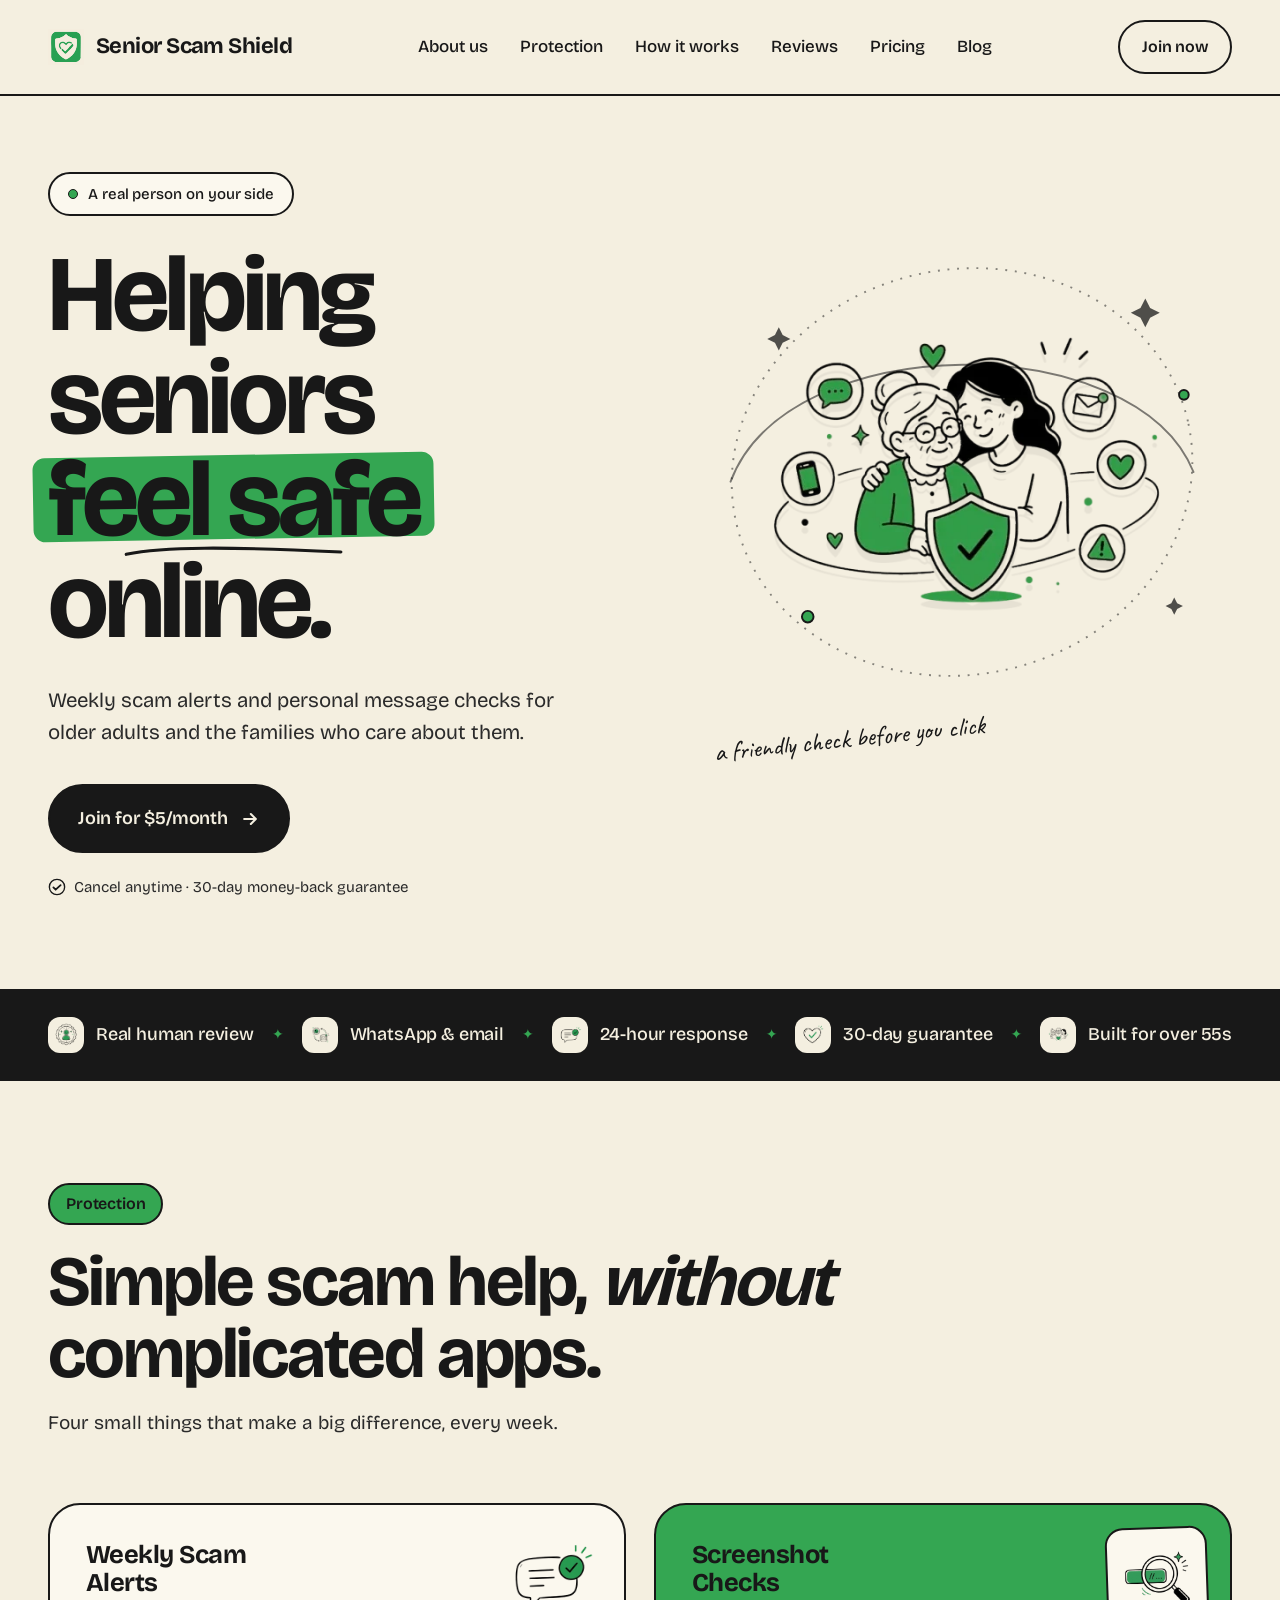
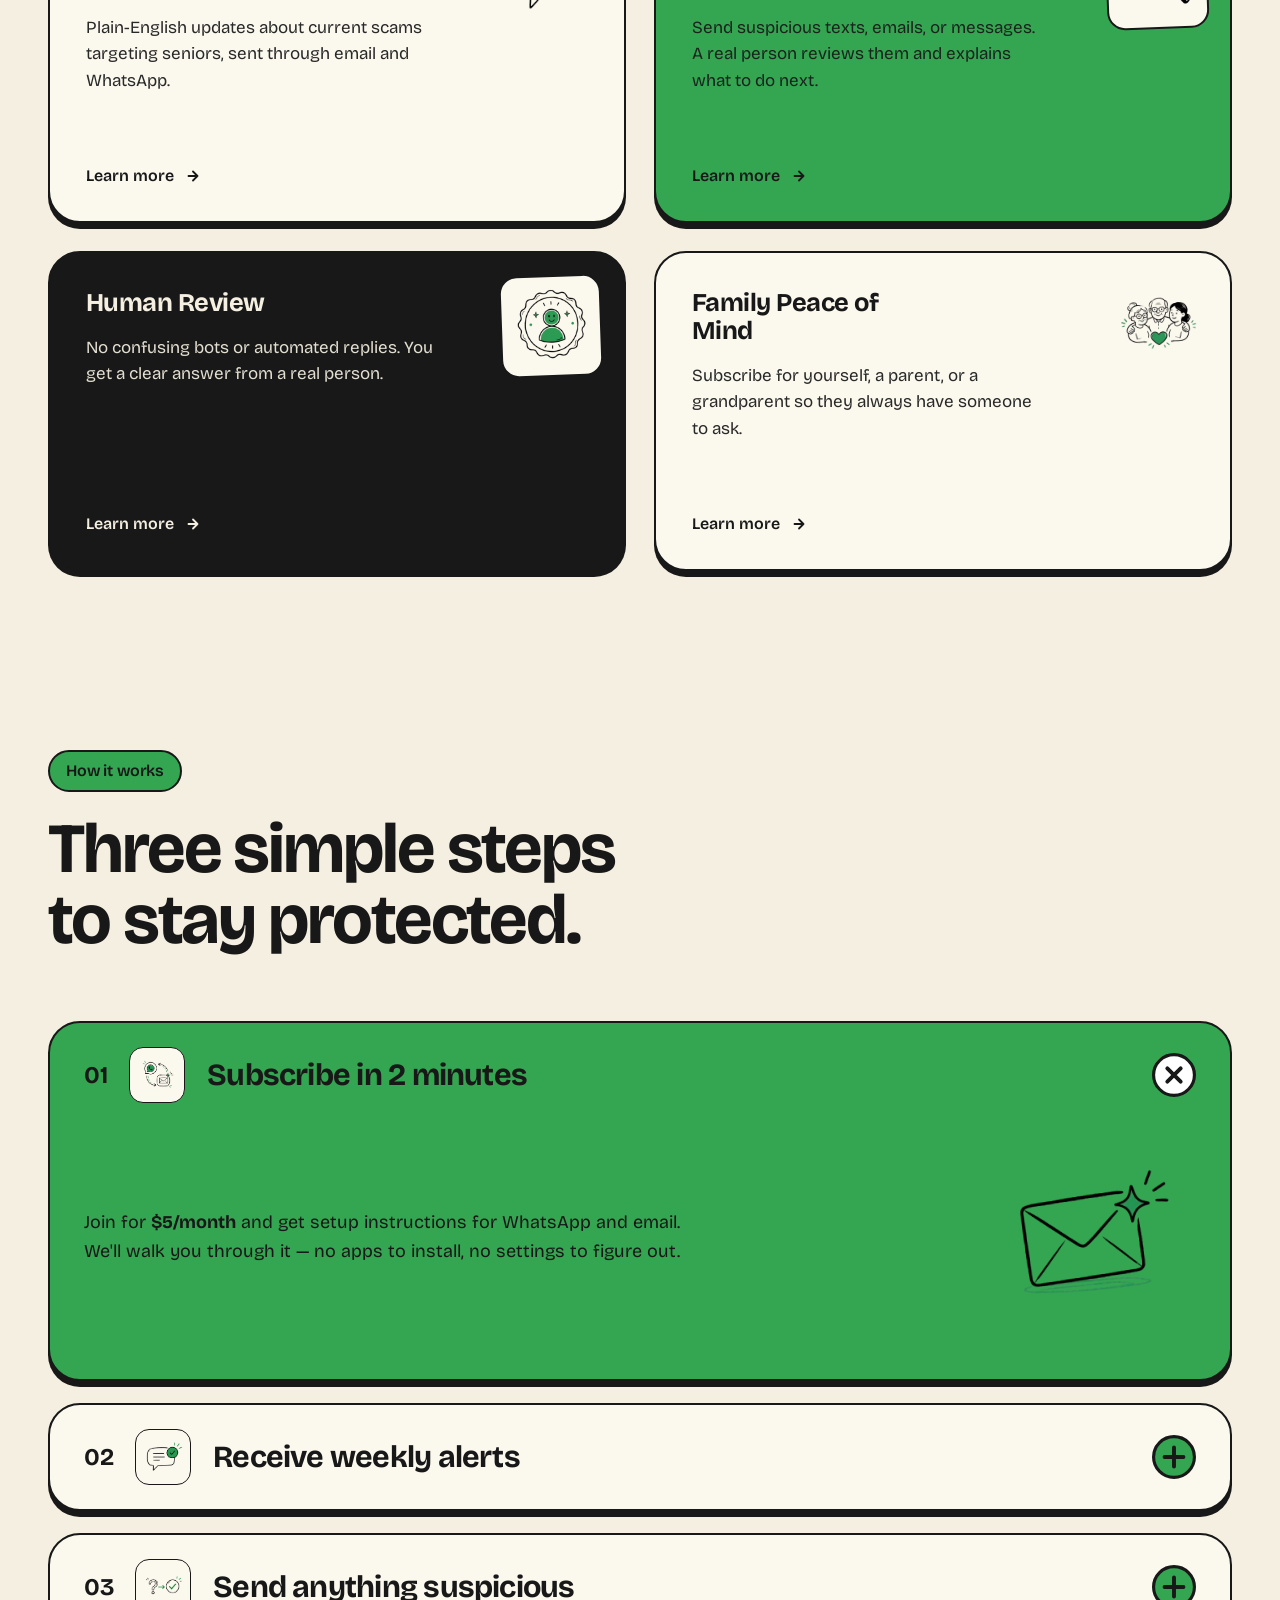
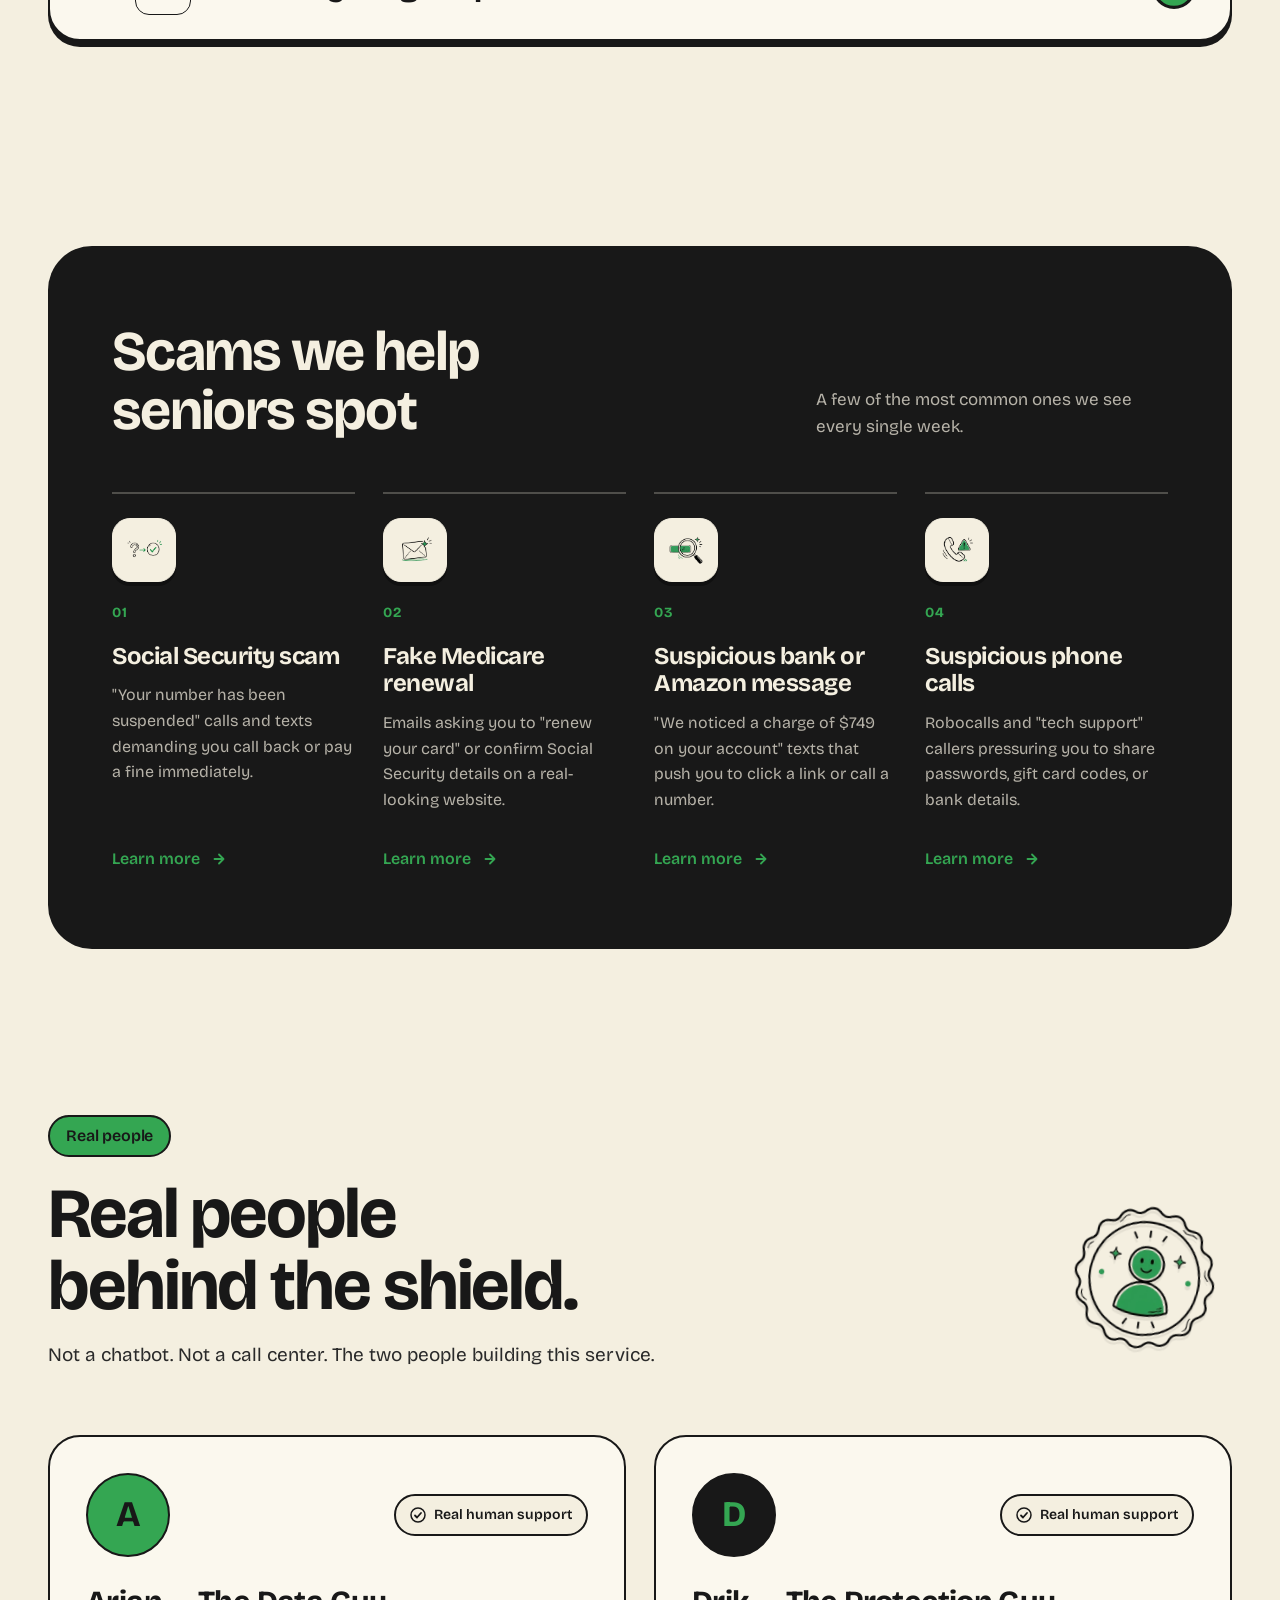
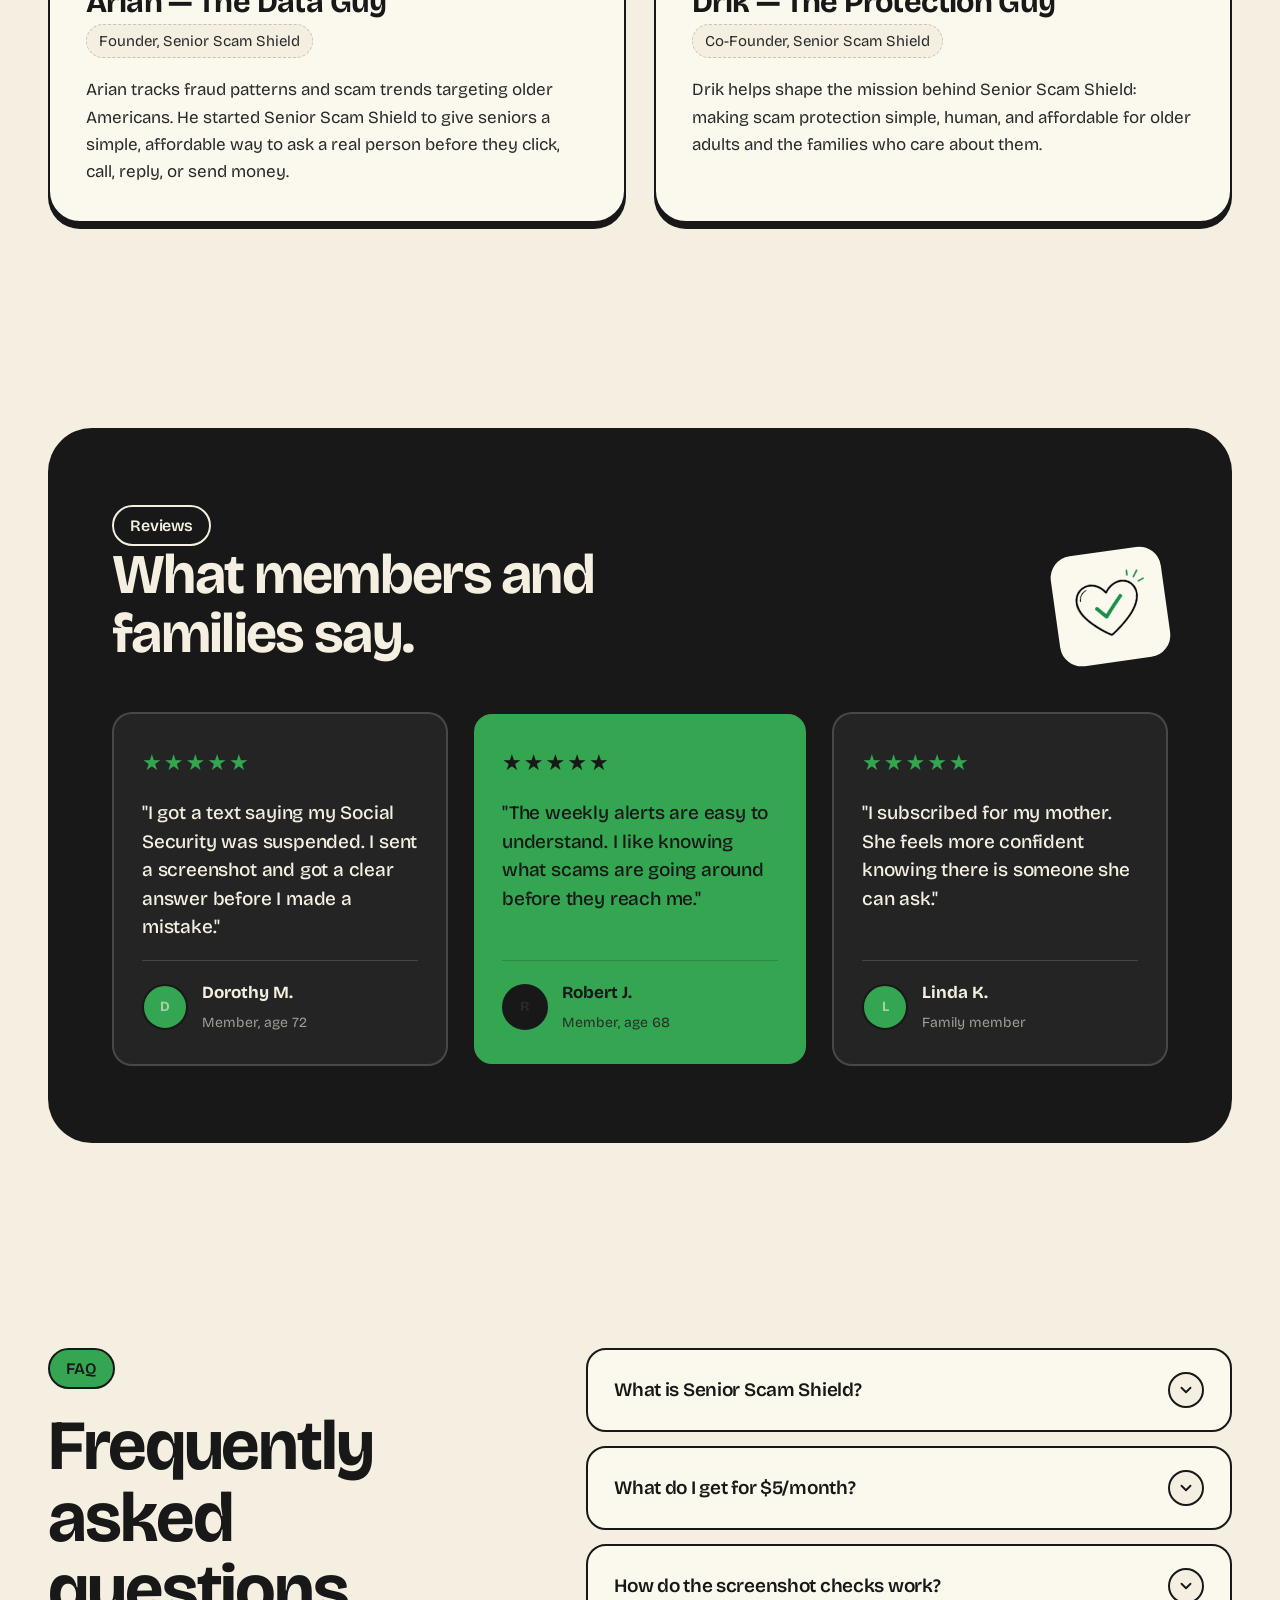
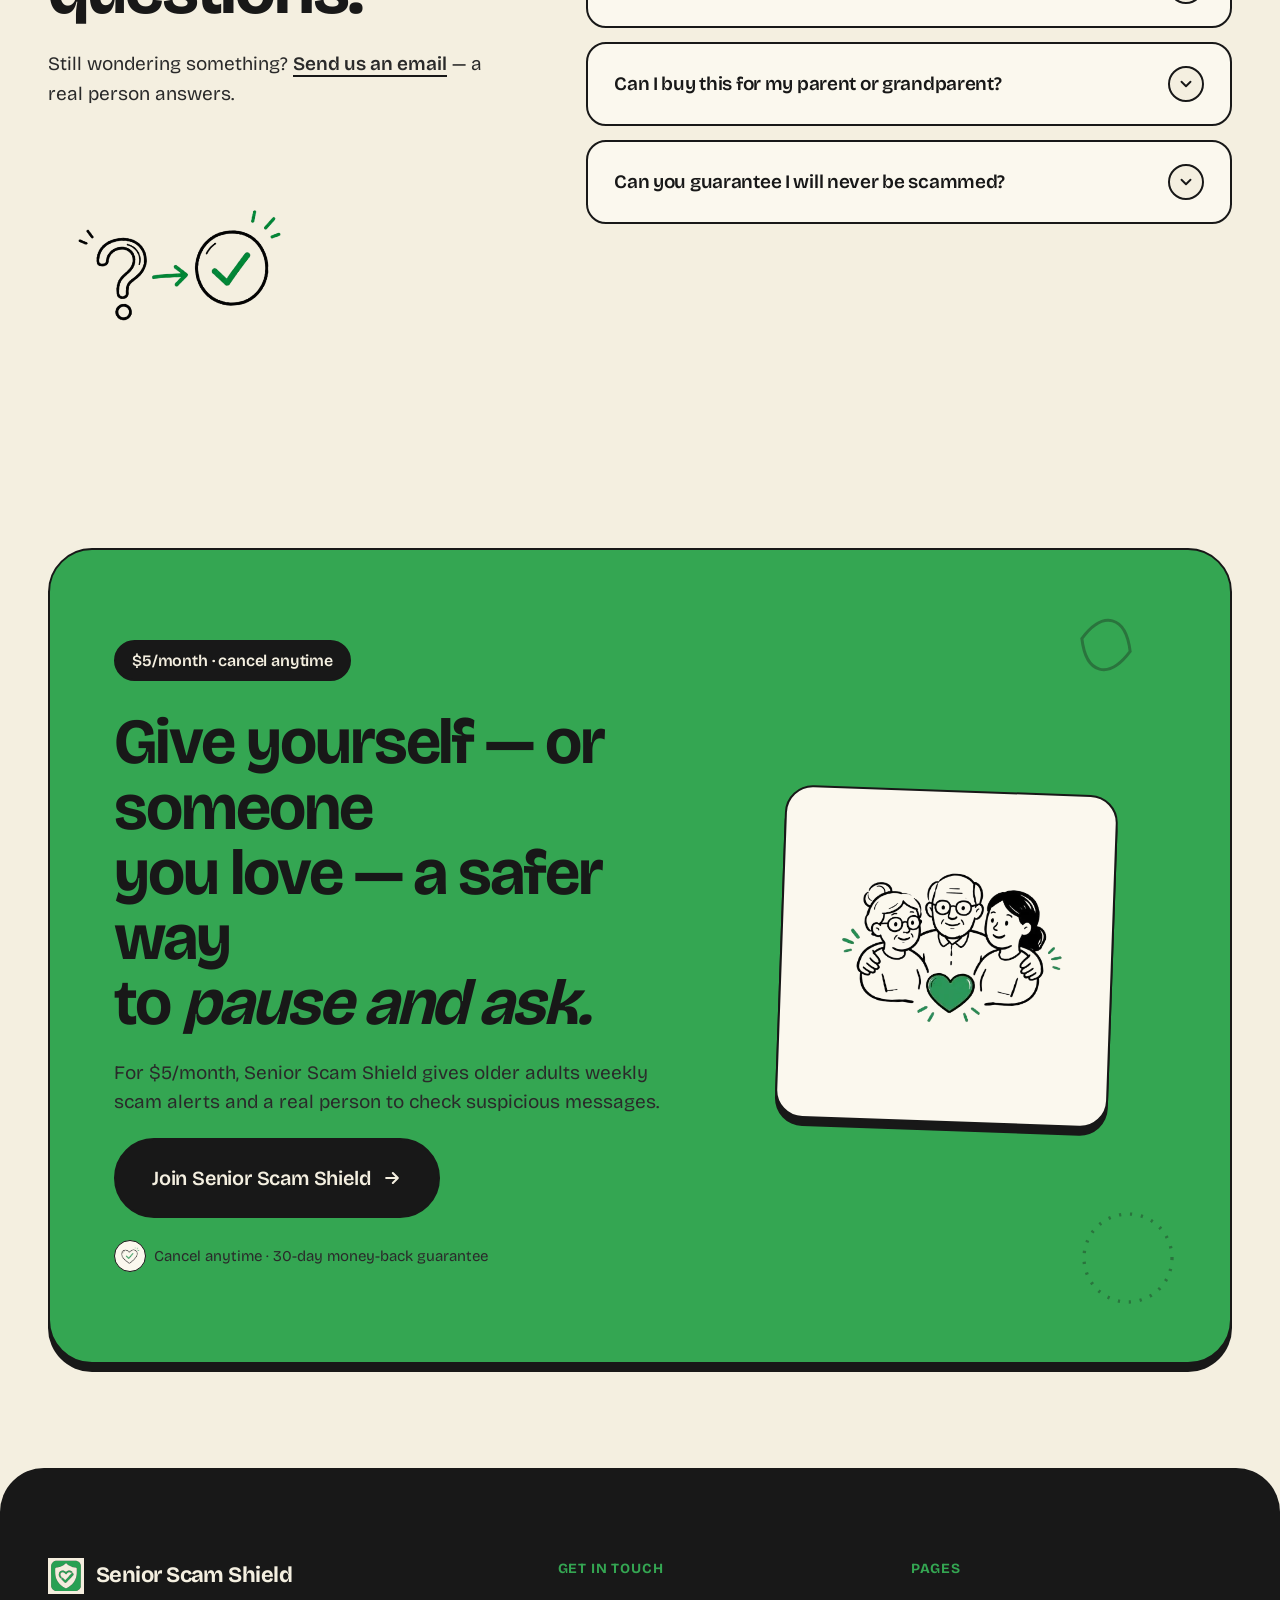
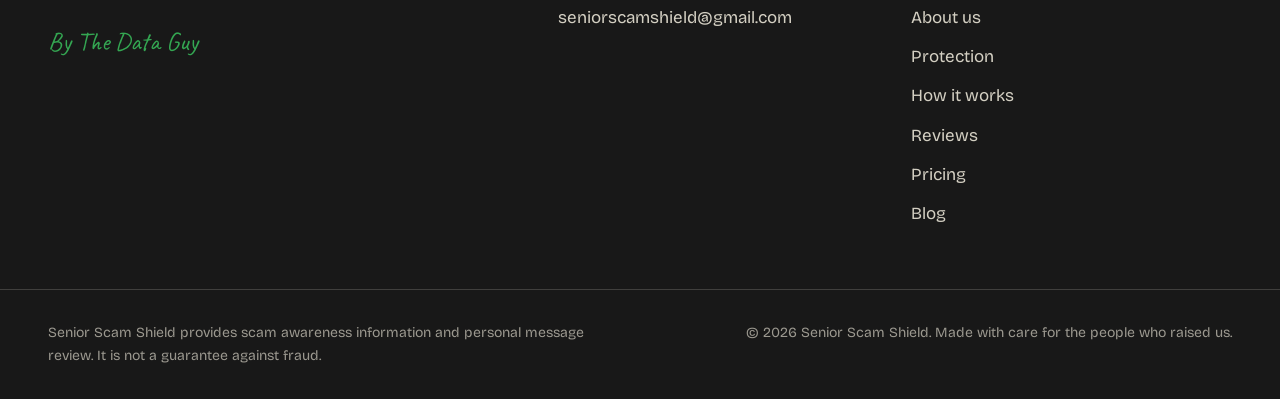
<file: index.html>
<!DOCTYPE html>
<html lang="en">
<head>
<meta charset="UTF-8" />
<meta name="viewport" content="width=device-width, initial-scale=1.0" />
<title>Senior Scam Shield — Helping seniors feel safe online</title>
<meta name="description" content="Weekly scam alerts and personal message checks for older adults and the families who care about them. $5/month. Real humans, not bots." />
<meta name="theme-color" content="#34A652" />
<meta name="robots" content="index, follow, max-image-preview:large" />
<link rel="canonical" href="https://seniorscamshield.io/" />

<!-- Open Graph -->
<meta property="og:type" content="website" />
<meta property="og:site_name" content="Senior Scam Shield" />
<meta property="og:title" content="Senior Scam Shield — Helping seniors feel safe online" />
<meta property="og:description" content="Weekly scam alerts and personal message checks for older adults and the families who care about them. $5/month. Real humans, not bots." />
<meta property="og:url" content="https://seniorscamshield.io/" />
<meta property="og:image" content="https://seniorscamshield.io/public/og-image.png" />
<meta property="og:image:width" content="1200" />
<meta property="og:image:height" content="630" />
<meta property="og:image:alt" content="Senior Scam Shield — weekly scam alerts and real-human message checks for $5/month" />
<meta property="og:locale" content="en_US" />

<!-- Twitter -->
<meta name="twitter:card" content="summary_large_image" />
<meta name="twitter:title" content="Senior Scam Shield — Helping seniors feel safe online" />
<meta name="twitter:description" content="Weekly scam alerts and personal message checks for older adults and their families. $5/month. Real humans, not bots." />
<meta name="twitter:image" content="https://seniorscamshield.io/public/og-image.png" />
<meta name="twitter:image:alt" content="Senior Scam Shield — weekly scam alerts and real-human message checks for $5/month" />

<!-- Favicon -->
<link rel="icon" href="favicon.svg" type="image/svg+xml" />

<!-- Fonts + critical asset preload -->
<link rel="preconnect" href="https://fonts.googleapis.com" />
<link rel="preconnect" href="https://fonts.gstatic.com" crossorigin />
<link rel="dns-prefetch" href="https://gumroad.com" />
<link rel="dns-prefetch" href="https://seniorscamshield.gumroad.com" />
<link rel="preload" as="image" href="public/assets/doodles/1.webp" fetchpriority="high" />
<link href="https://fonts.googleapis.com/css2?family=Bricolage+Grotesque:opsz,wght@12..96,300;12..96,400;12..96,500;12..96,600;12..96,700;12..96,800&family=Caveat:wght@500;700&display=swap" rel="stylesheet" />
<link rel="stylesheet" href="styles.css" />

<!-- Structured data -->
<script type="application/ld+json">
{
  "@context": "https://schema.org",
  "@graph": [
    {
      "@type": "Organization",
      "@id": "https://seniorscamshield.io/#organization",
      "name": "Senior Scam Shield",
      "url": "https://seniorscamshield.io/",
      "logo": "https://seniorscamshield.io/public/logo.svg",
      "email": "seniorscamshield@gmail.com",
      "description": "A scam-protection service for older adults that provides weekly scam alerts and real-human review of suspicious messages.",
      "founder": [
        { "@id": "https://seniorscamshield.io/#arian" },
        { "@id": "https://seniorscamshield.io/#drik" }
      ],
      "contactPoint": {
        "@type": "ContactPoint",
        "contactType": "customer support",
        "email": "seniorscamshield@gmail.com",
        "availableLanguage": ["English"]
      }
    },
    {
      "@type": "Person",
      "@id": "https://seniorscamshield.io/#arian",
      "name": "Arian",
      "jobTitle": "Founder, Senior Scam Shield",
      "description": "Tracks fraud patterns and scam trends targeting older Americans.",
      "worksFor": { "@id": "https://seniorscamshield.io/#organization" }
    },
    {
      "@type": "Person",
      "@id": "https://seniorscamshield.io/#drik",
      "name": "Drik",
      "jobTitle": "Co-Founder, Senior Scam Shield",
      "description": "Shapes the mission behind Senior Scam Shield: making scam protection simple, human, and affordable for older adults and their families.",
      "worksFor": { "@id": "https://seniorscamshield.io/#organization" }
    },
    {
      "@type": "WebSite",
      "@id": "https://seniorscamshield.io/#website",
      "url": "https://seniorscamshield.io/",
      "name": "Senior Scam Shield",
      "publisher": { "@id": "https://seniorscamshield.io/#organization" },
      "inLanguage": "en-US"
    },
    {
      "@type": "Service",
      "@id": "https://seniorscamshield.io/#service",
      "name": "Senior Scam Shield Subscription",
      "provider": { "@id": "https://seniorscamshield.io/#organization" },
      "serviceType": "Scam protection and alerts",
      "areaServed": { "@type": "Country", "name": "United States" },
      "audience": { "@type": "PeopleAudience", "suggestedMinAge": 55 },
      "description": "Weekly scam alerts and real-human review of suspicious texts, emails, and messages for older adults and their families.",
      "aggregateRating": {
        "@type": "AggregateRating",
        "ratingValue": "5.0",
        "bestRating": "5",
        "worstRating": "1",
        "ratingCount": "3",
        "reviewCount": "3"
      },
      "review": [
        {
          "@type": "Review",
          "author": { "@type": "Person", "name": "Dorothy M." },
          "reviewRating": {
            "@type": "Rating",
            "ratingValue": "5",
            "bestRating": "5",
            "worstRating": "1"
          },
          "reviewBody": "I got a text saying my Social Security was suspended. I sent a screenshot and got a clear answer before I made a mistake.",
          "itemReviewed": { "@id": "https://seniorscamshield.io/#service" }
        },
        {
          "@type": "Review",
          "author": { "@type": "Person", "name": "Robert J." },
          "reviewRating": {
            "@type": "Rating",
            "ratingValue": "5",
            "bestRating": "5",
            "worstRating": "1"
          },
          "reviewBody": "The weekly alerts are easy to understand. I like knowing what scams are going around before they reach me.",
          "itemReviewed": { "@id": "https://seniorscamshield.io/#service" }
        },
        {
          "@type": "Review",
          "author": { "@type": "Person", "name": "Linda K." },
          "reviewRating": {
            "@type": "Rating",
            "ratingValue": "5",
            "bestRating": "5",
            "worstRating": "1"
          },
          "reviewBody": "I subscribed for my mother. She feels more confident knowing there is someone she can ask.",
          "itemReviewed": { "@id": "https://seniorscamshield.io/#service" }
        }
      ],
      "offers": {
        "@type": "Offer",
        "price": "5.00",
        "priceCurrency": "USD",
        "priceSpecification": {
          "@type": "UnitPriceSpecification",
          "price": "5.00",
          "priceCurrency": "USD",
          "unitText": "MONTH"
        },
        "availability": "https://schema.org/InStock",
        "hasMerchantReturnPolicy": {
          "@type": "MerchantReturnPolicy",
          "applicableCountry": "US",
          "returnPolicyCategory": "https://schema.org/MerchantReturnFiniteReturnWindow",
          "merchantReturnDays": 30,
          "returnMethod": "https://schema.org/ReturnByMail",
          "returnFees": "https://schema.org/FreeReturn"
        }
      }
    },
    {
      "@type": "HowTo",
      "name": "How to start protecting a senior from online scams",
      "description": "Three steps to subscribe, receive weekly alerts, and get suspicious messages reviewed by a real person.",
      "totalTime": "PT2M",
      "estimatedCost": {
        "@type": "MonetaryAmount",
        "currency": "USD",
        "value": "5.00"
      },
      "step": [
        {
          "@type": "HowToStep",
          "position": 1,
          "name": "Subscribe in 2 minutes",
          "text": "Join for $5/month and get setup instructions for WhatsApp and email. No apps to install, no settings to figure out.",
          "url": "https://seniorscamshield.io/#how-it-works"
        },
        {
          "@type": "HowToStep",
          "position": 2,
          "name": "Receive weekly alerts",
          "text": "Every week, get a short plain-English alert about scams to watch for — the ones actually targeting older adults right now.",
          "url": "https://seniorscamshield.io/#how-it-works"
        },
        {
          "@type": "HowToStep",
          "position": 3,
          "name": "Send anything suspicious",
          "text": "Forward screenshots or messages whenever you are unsure. Get a clear answer within 24 hours — written like a friend would.",
          "url": "https://seniorscamshield.io/#how-it-works"
        }
      ]
    },
    {
      "@type": "FAQPage",
      "mainEntity": [
        {
          "@type": "Question",
          "name": "What is Senior Scam Shield?",
          "acceptedAnswer": {
            "@type": "Answer",
            "text": "Senior Scam Shield is a simple scam-protection service for older Americans and their families. For $5/month, members receive weekly scam alerts and can send suspicious texts, emails, or messages for a real person to review."
          }
        },
        {
          "@type": "Question",
          "name": "What do I get for $5/month?",
          "acceptedAnswer": {
            "@type": "Answer",
            "text": "You get weekly scam alerts, up to 3 suspicious message checks per week, WhatsApp and email support, a real human review, and a response within 24 hours."
          }
        },
        {
          "@type": "Question",
          "name": "How do the screenshot checks work?",
          "acceptedAnswer": {
            "@type": "Answer",
            "text": "When you receive something suspicious, take a screenshot and send it through WhatsApp or email. We review it and tell you in plain English whether it looks safe or suspicious, and what you should do next."
          }
        },
        {
          "@type": "Question",
          "name": "Can I buy this for my parent or grandparent?",
          "acceptedAnswer": {
            "@type": "Answer",
            "text": "Yes. Many people subscribe for a loved one. You can help them get set up, and they can send suspicious messages whenever they are unsure."
          }
        },
        {
          "@type": "Question",
          "name": "Can you guarantee I will never be scammed?",
          "acceptedAnswer": {
            "@type": "Answer",
            "text": "No service can guarantee that. Senior Scam Shield helps reduce risk by giving you timely alerts and a trusted person to ask before taking action."
          }
        }
      ]
    }
  ]
}
</script>
</head>
<body>

<a href="#main" class="skip-link">Skip to content</a>

<!-- =============== HEADER =============== -->
<header class="site-header">
  <div class="container header-inner">
    <a href="/" class="brand" aria-label="Senior Scam Shield home">
      <img src="public/logo.svg" alt="" class="brand-mark" width="40" height="40" />
      <span class="brand-name">Senior Scam Shield</span>
    </a>

    <nav class="primary-nav" id="primary-nav" aria-label="Primary">
      <a href="#about">About us</a>
      <a href="#protection">Protection</a>
      <a href="#how-it-works">How it works</a>
      <a href="#reviews">Reviews</a>
      <a href="#pricing">Pricing</a>
      <a href="blog/">Blog</a>
      <a href="https://seniorscamshield.gumroad.com/l/kubmg" class="mobile-join btn btn-primary btn-sm" data-checkout target="_blank" rel="noopener">Join now</a>
    </nav>

    <a href="https://seniorscamshield.gumroad.com/l/kubmg" class="btn btn-outline btn-sm desktop-join" data-checkout target="_blank" rel="noopener">Join now</a>

    <button class="menu-toggle" aria-label="Open menu" aria-expanded="false" aria-controls="primary-nav">
      <span></span><span></span><span></span>
    </button>
  </div>
</header>

<main id="main">

<!-- =============== HERO =============== -->
<section class="hero">
  <div class="container hero-grid">
    <div class="hero-copy">
      <span class="eyebrow"><span class="eyebrow-dot"></span> A real person on your side</span>
      <h1 class="display">
        Helping seniors
        <span class="hl">feel safe<svg class="underline-doodle" viewBox="0 0 280 18" aria-hidden="true"><path d="M2 12 C 50 2, 130 2, 278 9" fill="none" stroke="#181818" stroke-width="4" stroke-linecap="round"/></svg></span>
        online.
      </h1>
      <p class="lede">
        Weekly scam alerts and personal message checks for older adults
        and the families who care about them.
      </p>
      <div class="cta-row">
        <a href="https://seniorscamshield.gumroad.com/l/kubmg" class="btn btn-primary" data-checkout target="_blank" rel="noopener">
          Join for $5/month
          <svg viewBox="0 0 24 24" aria-hidden="true"><path d="M5 12h13M13 6l6 6-6 6" fill="none" stroke="currentColor" stroke-width="2.5" stroke-linecap="round" stroke-linejoin="round"/></svg>
        </a>
        <span class="micro-note">
          <svg viewBox="0 0 20 20" aria-hidden="true"><circle cx="10" cy="10" r="8.5" fill="none" stroke="#181818" stroke-width="1.5"/><path d="M6 10.5l2.5 2.5L14 8" fill="none" stroke="#181818" stroke-width="2" stroke-linecap="round" stroke-linejoin="round"/></svg>
          Cancel anytime · 30-day money-back guarantee
        </span>
      </div>
    </div>

    <!-- Hero illustration -->
    <div class="hero-art">
      <!-- Subtle orbit decorations behind the doodle -->
      <svg class="hero-orbits" viewBox="0 0 560 560" aria-hidden="true">
        <ellipse cx="280" cy="280" rx="240" ry="210" fill="none" stroke="#181818" stroke-width="2"
                 stroke-dasharray="2 8" transform="rotate(-12 280 280)" opacity=".5"/>
        <path d="M40 290 C 100 130, 460 130, 520 280" fill="none" stroke="#181818" stroke-width="2" stroke-linecap="round" opacity=".55"/>
        <g fill="#181818" opacity=".75">
          <path d="M90 130 l4 8 8 4 -8 4 -4 8 -4 -8 -8 -4 8 -4z"/>
          <path d="M470 100 l5 10 10 5 -10 5 -5 10 -5 -10 -10 -5 10 -5z"/>
          <path d="M500 410 l3 6 6 3 -6 3 -3 6 -3 -6 -6 -3 6 -3z"/>
        </g>
        <circle cx="120" cy="430" r="6" fill="#34A652" stroke="#181818" stroke-width="2"/>
        <circle cx="510" cy="200" r="5" fill="#34A652" stroke="#181818" stroke-width="2"/>
      </svg>

      <img class="doodle doodle-hero" src="public/assets/doodles/1.webp"
           alt="Friendly shield with checkmark — Senior Scam Shield mascot" width="612" height="408" />

      <span class="hero-handnote">a friendly check before you click</span>
    </div>
  </div>
</section>

<!-- =============== TRUST STRIP =============== -->
<section class="trust-strip" aria-label="Why families trust us">
  <div class="container">
    <div class="trust-track">
      <span class="trust-item"><img class="doodle doodle-small" src="public/assets/doodles/9.webp" alt="" loading="lazy" width="500" height="500"/> Real human review</span>
      <span class="trust-sep">✦</span>
      <span class="trust-item"><img class="doodle doodle-small" src="public/assets/doodles/7.webp" alt="" loading="lazy" width="500" height="500"/> WhatsApp &amp; email</span>
      <span class="trust-sep">✦</span>
      <span class="trust-item"><img class="doodle doodle-small" src="public/assets/doodles/5.webp" alt="" loading="lazy" width="500" height="500"/> 24-hour response</span>
      <span class="trust-sep">✦</span>
      <span class="trust-item"><img class="doodle doodle-small" src="public/assets/doodles/2.webp" alt="" loading="lazy" width="500" height="500"/> 30-day guarantee</span>
      <span class="trust-sep">✦</span>
      <span class="trust-item"><img class="doodle doodle-small" src="public/assets/doodles/3.webp" alt="" loading="lazy" width="500" height="500"/> Built for over 55s</span>
    </div>
  </div>
</section>

<!-- =============== PROTECTION =============== -->
<section class="section section-protection" id="protection">
  <div class="container">
    <div class="section-header">
      <span class="section-eyebrow">Protection</span>
      <h2 class="section-title">
        Simple scam help, <em>without</em><br />
        complicated apps.
      </h2>
      <p class="section-sub">Four small things that make a big difference, every week.</p>
    </div>

    <div class="card-grid">
      <!-- Card 1: Weekly Scam Alerts (cream) -->
      <article class="card card-cream">
        <img class="doodle doodle-card" src="public/assets/doodles/5.webp" alt="Message bubble with checkmark" loading="lazy" width="500" height="500"/>
        <h3 class="card-title">Weekly Scam Alerts</h3>
        <p>Plain-English updates about current scams targeting seniors, sent through email and WhatsApp.</p>
        <a class="learn-more" href="#how-it-works">Learn more
          <svg viewBox="0 0 20 20" aria-hidden="true"><path d="M5 10h10M10 5l5 5-5 5" fill="none" stroke="currentColor" stroke-width="2" stroke-linecap="round" stroke-linejoin="round"/></svg>
        </a>
      </article>

      <!-- Card 2: Screenshot Checks (lime) -->
      <article class="card card-lime">
        <img class="doodle doodle-card" src="public/assets/doodles/8.webp" alt="Magnifying glass checking a suspicious link" loading="lazy" width="500" height="500"/>
        <h3 class="card-title">Screenshot Checks</h3>
        <p>Send suspicious texts, emails, or messages. A real person reviews them and explains what to do next.</p>
        <a class="learn-more" href="#how-it-works">Learn more
          <svg viewBox="0 0 20 20" aria-hidden="true"><path d="M5 10h10M10 5l5 5-5 5" fill="none" stroke="currentColor" stroke-width="2" stroke-linecap="round" stroke-linejoin="round"/></svg>
        </a>
      </article>

      <!-- Card 3: Human Review (black) -->
      <article class="card card-black">
        <img class="doodle doodle-card" src="public/assets/doodles/9.webp" alt="Real human review badge" loading="lazy" width="500" height="500"/>
        <h3 class="card-title">Human Review</h3>
        <p>No confusing bots or automated replies. You get a clear answer from a real person.</p>
        <a class="learn-more learn-more-light" href="#about">Learn more
          <svg viewBox="0 0 20 20" aria-hidden="true"><path d="M5 10h10M10 5l5 5-5 5" fill="none" stroke="currentColor" stroke-width="2" stroke-linecap="round" stroke-linejoin="round"/></svg>
        </a>
      </article>

      <!-- Card 4: Family Peace of Mind (cream) -->
      <article class="card card-cream">
        <img class="doodle doodle-card" src="public/assets/doodles/3.webp" alt="Family support illustration" loading="lazy" width="500" height="500"/>
        <h3 class="card-title">Family Peace of Mind</h3>
        <p>Subscribe for yourself, a parent, or a grandparent so they always have someone to ask.</p>
        <a class="learn-more" href="#pricing">Learn more
          <svg viewBox="0 0 20 20" aria-hidden="true"><path d="M5 10h10M10 5l5 5-5 5" fill="none" stroke="currentColor" stroke-width="2" stroke-linecap="round" stroke-linejoin="round"/></svg>
        </a>
      </article>
    </div>
  </div>
</section>

<!-- =============== HOW IT WORKS =============== -->
<section class="section section-how" id="how-it-works">
  <div class="container">
    <div class="section-header">
      <span class="section-eyebrow">How it works</span>
      <h2 class="section-title">Three simple steps<br/>to stay protected.</h2>
    </div>

    <div class="accordion" data-accordion>
      <!-- Step 1 - lime, open by default -->
      <div class="acc-row acc-lime is-open">
        <button class="acc-head" aria-expanded="true">
          <span class="acc-num">01</span>
          <img class="doodle acc-doodle-inline" src="public/assets/doodles/7.webp" alt="" loading="lazy" width="500" height="500"/>
          <span class="acc-title">Subscribe in 2 minutes</span>
          <span class="acc-icon" aria-hidden="true">
            <svg class="acc-plus" viewBox="0 0 28 28"><circle cx="14" cy="14" r="13" fill="#FFFFFF" stroke="#181818" stroke-width="2"/><path d="M14 8v12M8 14h12" stroke="#181818" stroke-width="2.5" stroke-linecap="round"/></svg>
          </span>
        </button>
        <div class="acc-body">
          <div class="acc-body-grid">
            <p>Join for <strong>$5/month</strong> and get setup instructions for WhatsApp and email. We'll walk you through it — no apps to install, no settings to figure out.</p>
            <div class="acc-doodle">
              <img class="doodle" src="public/assets/doodles/6.webp" alt="Envelope with sparkle — setup arrives by email and WhatsApp" loading="lazy" width="500" height="500"/>
            </div>
          </div>
        </div>
      </div>

      <!-- Step 2 -->
      <div class="acc-row">
        <button class="acc-head" aria-expanded="false">
          <span class="acc-num">02</span>
          <img class="doodle acc-doodle-inline" src="public/assets/doodles/5.webp" alt="" loading="lazy" width="500" height="500"/>
          <span class="acc-title">Receive weekly alerts</span>
          <span class="acc-icon" aria-hidden="true">
            <svg class="acc-plus" viewBox="0 0 28 28"><circle cx="14" cy="14" r="13" fill="#34A652" stroke="#181818" stroke-width="2"/><path d="M14 8v12M8 14h12" stroke="#181818" stroke-width="2.5" stroke-linecap="round"/></svg>
          </span>
        </button>
        <div class="acc-body">
          <div class="acc-body-grid">
            <p>Every week, you'll get a short plain-English alert about scams to watch for — the ones actually targeting older adults right now.</p>
          </div>
        </div>
      </div>

      <!-- Step 3 -->
      <div class="acc-row">
        <button class="acc-head" aria-expanded="false">
          <span class="acc-num">03</span>
          <img class="doodle acc-doodle-inline" src="public/assets/doodles/10.webp" alt="" loading="lazy" width="500" height="500"/>
          <span class="acc-title">Send anything suspicious</span>
          <span class="acc-icon" aria-hidden="true">
            <svg class="acc-plus" viewBox="0 0 28 28"><circle cx="14" cy="14" r="13" fill="#34A652" stroke="#181818" stroke-width="2"/><path d="M14 8v12M8 14h12" stroke="#181818" stroke-width="2.5" stroke-linecap="round"/></svg>
          </span>
        </button>
        <div class="acc-body">
          <div class="acc-body-grid">
            <p>Forward screenshots or messages whenever you are unsure. You get a clear answer within 24 hours — written like a friend would.</p>
          </div>
        </div>
      </div>
    </div>
  </div>
</section>

<!-- =============== SCAM EXAMPLES =============== -->
<section class="section section-examples" id="scams">
  <div class="container">
    <div class="examples-card">
      <div class="examples-head">
        <h2 class="examples-title">Scams we help seniors spot</h2>
        <p class="examples-sub">A few of the most common ones we see every single week.</p>
      </div>

      <div class="examples-grid">
        <article class="example">
          <div class="icon-tile">
            <img src="public/assets/doodles/10.webp" alt="" loading="lazy" width="500" height="500"/>
          </div>
          <div class="example-num">01</div>
          <h3>Social Security scam</h3>
          <p>"Your number has been suspended" calls and texts demanding you call back or pay a fine immediately.</p>
          <a href="blog/social-security-suspended-call.html" class="learn-more learn-more-lime">Learn more
            <svg viewBox="0 0 20 20" aria-hidden="true"><path d="M5 10h10M10 5l5 5-5 5" fill="none" stroke="currentColor" stroke-width="2" stroke-linecap="round" stroke-linejoin="round"/></svg>
          </a>
        </article>

        <article class="example">
          <div class="icon-tile">
            <img src="public/assets/doodles/6.webp" alt="" loading="lazy" width="500" height="500"/>
          </div>
          <div class="example-num">02</div>
          <h3>Fake Medicare renewal</h3>
          <p>Emails asking you to "renew your card" or confirm Social Security details on a real-looking website.</p>
          <a href="blog/medicare-card-renewal-scam.html" class="learn-more learn-more-lime">Learn more
            <svg viewBox="0 0 20 20" aria-hidden="true"><path d="M5 10h10M10 5l5 5-5 5" fill="none" stroke="currentColor" stroke-width="2" stroke-linecap="round" stroke-linejoin="round"/></svg>
          </a>
        </article>

        <article class="example">
          <div class="icon-tile">
            <img src="public/assets/doodles/8.webp" alt="" loading="lazy" width="500" height="500"/>
          </div>
          <div class="example-num">03</div>
          <h3>Suspicious bank or Amazon message</h3>
          <p>"We noticed a charge of $749 on your account" texts that push you to click a link or call a number.</p>
          <a href="blog/" class="learn-more learn-more-lime">Learn more
            <svg viewBox="0 0 20 20" aria-hidden="true"><path d="M5 10h10M10 5l5 5-5 5" fill="none" stroke="currentColor" stroke-width="2" stroke-linecap="round" stroke-linejoin="round"/></svg>
          </a>
        </article>

        <article class="example">
          <div class="icon-tile">
            <img src="public/assets/doodles/4.webp" alt="" loading="lazy" width="500" height="500"/>
          </div>
          <div class="example-num">04</div>
          <h3>Suspicious phone calls</h3>
          <p>Robocalls and "tech support" callers pressuring you to share passwords, gift card codes, or bank details.</p>
          <a href="blog/grandparent-scam.html" class="learn-more learn-more-lime">Learn more
            <svg viewBox="0 0 20 20" aria-hidden="true"><path d="M5 10h10M10 5l5 5-5 5" fill="none" stroke="currentColor" stroke-width="2" stroke-linecap="round" stroke-linejoin="round"/></svg>
          </a>
        </article>
      </div>
    </div>
  </div>
</section>

<!-- =============== FOUNDERS =============== -->
<section class="section section-founders" id="about">
  <div class="container">
    <div class="section-header section-header-row">
      <div>
        <span class="section-eyebrow">Real people</span>
        <h2 class="section-title">Real people<br/>behind the shield.</h2>
        <p class="section-sub">Not a chatbot. Not a call center. The two people building this service.</p>
      </div>
      <img class="doodle doodle-seal" src="public/assets/doodles/9.webp"
           alt="Real human support seal" loading="lazy" width="500" height="500"/>
    </div>

    <div class="founder-grid">
      <article class="founder">
        <div class="founder-top">
          <div class="avatar" aria-hidden="true">A</div>
          <div class="badge">
            <svg viewBox="0 0 16 16" aria-hidden="true"><circle cx="8" cy="8" r="7" fill="none" stroke="currentColor" stroke-width="1.5"/><path d="M5 8.5l2 2 4-4.5" fill="none" stroke="currentColor" stroke-width="1.8" stroke-linecap="round" stroke-linejoin="round"/></svg>
            Real human support
          </div>
        </div>
        <h3>Arian — The Data Guy</h3>
        <div class="founder-role">Founder, Senior Scam Shield</div>
        <p>Arian tracks fraud patterns and scam trends targeting older Americans. He started Senior Scam Shield to give seniors a simple, affordable way to ask a real person before they click, call, reply, or send money.</p>
      </article>

      <article class="founder">
        <div class="founder-top">
          <div class="avatar avatar-dark" aria-hidden="true">D</div>
          <div class="badge">
            <svg viewBox="0 0 16 16" aria-hidden="true"><circle cx="8" cy="8" r="7" fill="none" stroke="currentColor" stroke-width="1.5"/><path d="M5 8.5l2 2 4-4.5" fill="none" stroke="currentColor" stroke-width="1.8" stroke-linecap="round" stroke-linejoin="round"/></svg>
            Real human support
          </div>
        </div>
        <h3>Drik — The Protection Guy</h3>
        <div class="founder-role">Co-Founder, Senior Scam Shield</div>
        <p>Drik helps shape the mission behind Senior Scam Shield: making scam protection simple, human, and affordable for older adults and the families who care about them.</p>
      </article>
    </div>
  </div>
</section>

<!-- =============== TESTIMONIALS =============== -->
<section class="section section-reviews" id="reviews">
  <div class="container">
    <div class="reviews-card">
      <div class="reviews-head">
        <div>
          <span class="section-eyebrow eyebrow-light">Reviews</span>
          <h2 class="reviews-title">What members and<br/>families say.</h2>
        </div>
        <img class="doodle doodle-accent reviews-accent" src="public/assets/doodles/2.webp"
             alt="" loading="lazy" width="500" height="500"/>
      </div>

      <div class="reviews-grid">
        <article class="review">
          <div class="stars" aria-label="5 stars">
            <span>★</span><span>★</span><span>★</span><span>★</span><span>★</span>
          </div>
          <blockquote>
            "I got a text saying my Social Security was suspended. I sent a screenshot and got a clear answer before I made a mistake."
          </blockquote>
          <footer class="review-author">
            <span class="review-avatar">D</span>
            <div><strong>Dorothy M.</strong><span>Member, age 72</span></div>
          </footer>
        </article>

        <article class="review review-lime">
          <div class="stars" aria-label="5 stars">
            <span>★</span><span>★</span><span>★</span><span>★</span><span>★</span>
          </div>
          <blockquote>
            "The weekly alerts are easy to understand. I like knowing what scams are going around before they reach me."
          </blockquote>
          <footer class="review-author">
            <span class="review-avatar">R</span>
            <div><strong>Robert J.</strong><span>Member, age 68</span></div>
          </footer>
        </article>

        <article class="review">
          <div class="stars" aria-label="5 stars">
            <span>★</span><span>★</span><span>★</span><span>★</span><span>★</span>
          </div>
          <blockquote>
            "I subscribed for my mother. She feels more confident knowing there is someone she can ask."
          </blockquote>
          <footer class="review-author">
            <span class="review-avatar">L</span>
            <div><strong>Linda K.</strong><span>Family member</span></div>
          </footer>
        </article>
      </div>
    </div>
  </div>
</section>

<!-- =============== FAQ =============== -->
<section class="section section-faq" id="faq">
  <div class="container faq-layout">
    <div class="faq-side">
      <span class="section-eyebrow">FAQ</span>
      <h2 class="section-title">Frequently asked<br/>questions.</h2>
      <p class="section-sub">Still wondering something? <a href="mailto:seniorscamshield@gmail.com">Send us an email</a> — a real person answers.</p>
      <img class="doodle doodle-section faq-doodle" src="public/assets/doodles/10.webp"
           alt="Question mark turning into a checkmark" loading="lazy" width="500" height="500"/>
    </div>

    <div class="faq-list" data-accordion>
      <div class="faq-row">
        <button class="faq-q" aria-expanded="false">
          <span>What is Senior Scam Shield?</span>
          <span class="faq-toggle"><svg viewBox="0 0 24 24" aria-hidden="true"><path d="M6 9l6 6 6-6" fill="none" stroke="currentColor" stroke-width="2.5" stroke-linecap="round" stroke-linejoin="round"/></svg></span>
        </button>
        <div class="faq-a"><p>Senior Scam Shield is a simple scam-protection service for older Americans and their families. For $5/month, members receive weekly scam alerts and can send suspicious texts, emails, or messages for a real person to review.</p></div>
      </div>

      <div class="faq-row">
        <button class="faq-q" aria-expanded="false">
          <span>What do I get for $5/month?</span>
          <span class="faq-toggle"><svg viewBox="0 0 24 24" aria-hidden="true"><path d="M6 9l6 6 6-6" fill="none" stroke="currentColor" stroke-width="2.5" stroke-linecap="round" stroke-linejoin="round"/></svg></span>
        </button>
        <div class="faq-a"><p>You get weekly scam alerts, up to 3 suspicious message checks per week, WhatsApp and email support, a real human review, and a response within 24 hours.</p></div>
      </div>

      <div class="faq-row">
        <button class="faq-q" aria-expanded="false">
          <span>How do the screenshot checks work?</span>
          <span class="faq-toggle"><svg viewBox="0 0 24 24" aria-hidden="true"><path d="M6 9l6 6 6-6" fill="none" stroke="currentColor" stroke-width="2.5" stroke-linecap="round" stroke-linejoin="round"/></svg></span>
        </button>
        <div class="faq-a"><p>When you receive something suspicious, take a screenshot and send it through WhatsApp or email. We review it and tell you in plain English whether it looks safe or suspicious, and what you should do next.</p></div>
      </div>

      <div class="faq-row">
        <button class="faq-q" aria-expanded="false">
          <span>Can I buy this for my parent or grandparent?</span>
          <span class="faq-toggle"><svg viewBox="0 0 24 24" aria-hidden="true"><path d="M6 9l6 6 6-6" fill="none" stroke="currentColor" stroke-width="2.5" stroke-linecap="round" stroke-linejoin="round"/></svg></span>
        </button>
        <div class="faq-a"><p>Yes. Many people subscribe for a loved one. You can help them get set up, and they can send suspicious messages whenever they are unsure.</p></div>
      </div>

      <div class="faq-row">
        <button class="faq-q" aria-expanded="false">
          <span>Can you guarantee I will never be scammed?</span>
          <span class="faq-toggle"><svg viewBox="0 0 24 24" aria-hidden="true"><path d="M6 9l6 6 6-6" fill="none" stroke="currentColor" stroke-width="2.5" stroke-linecap="round" stroke-linejoin="round"/></svg></span>
        </button>
        <div class="faq-a"><p>No service can guarantee that. Senior Scam Shield helps reduce risk by giving you timely alerts and a trusted person to ask before taking action.</p></div>
      </div>
    </div>
  </div>
</section>

<!-- =============== FINAL CTA =============== -->
<section class="section section-cta" id="pricing">
  <div class="container">
    <div class="final-cta">
      <svg class="cta-doodle cta-doodle-2" viewBox="0 0 100 100" aria-hidden="true">
        <circle cx="50" cy="50" r="40" fill="none" stroke="#181818" stroke-width="3" stroke-dasharray="2 8"/>
      </svg>
      <svg class="cta-doodle cta-doodle-3" viewBox="0 0 60 60" aria-hidden="true">
        <path d="M5 30 q 10 -25, 25 -25 t 25 25 q -10 25, -25 25 t -25 -25z" fill="none" stroke="#181818" stroke-width="3"/>
      </svg>

      <div class="final-cta-inner">
        <div class="final-cta-text">
          <span class="section-eyebrow eyebrow-on-lime">$5/month · cancel anytime</span>
          <h2 class="final-title">
            Give yourself — or someone<br/>
            you love — a safer way<br/>
            to <span class="italic">pause and ask.</span>
          </h2>
          <p class="final-copy">For $5/month, Senior Scam Shield gives older adults weekly scam alerts and a real person to check suspicious messages.</p>
          <a href="https://seniorscamshield.gumroad.com/l/kubmg" class="btn btn-dark btn-large" data-checkout target="_blank" rel="noopener">
            Join Senior Scam Shield
            <svg viewBox="0 0 24 24" aria-hidden="true"><path d="M5 12h13M13 6l6 6-6 6" fill="none" stroke="currentColor" stroke-width="2.5" stroke-linecap="round" stroke-linejoin="round"/></svg>
          </a>
          <span class="micro-note">
            <img class="doodle doodle-micro" src="public/assets/doodles/2.webp" alt="" loading="lazy" width="500" height="500"/>
            Cancel anytime · 30-day money-back guarantee
          </span>
        </div>

        <div class="final-cta-art">
          <img class="doodle doodle-final" src="public/assets/doodles/3.webp"
               alt="Family support — staying safe together" loading="lazy" width="500" height="500"/>
        </div>
      </div>
    </div>
  </div>
</section>

</main>

<!-- =============== FOOTER =============== -->
<footer class="site-footer">
  <div class="container footer-inner">
    <div class="footer-brand">
      <a href="/" class="brand brand-light">
        <img src="public/logo.svg" alt="" class="brand-mark" width="40" height="40" />
        <span class="brand-name">Senior Scam Shield</span>
      </a>
      <p class="footer-tag">By The Data Guy</p>
    </div>

    <div class="footer-cols">
      <div>
        <h4>Get in touch</h4>
        <address>
          <a href="mailto:seniorscamshield@gmail.com" class="footer-link">seniorscamshield@gmail.com</a>
        </address>
      </div>
      <div>
        <h4>Pages</h4>
        <a href="#about" class="footer-link">About us</a>
        <a href="#protection" class="footer-link">Protection</a>
        <a href="#how-it-works" class="footer-link">How it works</a>
        <a href="#reviews" class="footer-link">Reviews</a>
        <a href="#pricing" class="footer-link">Pricing</a>
        <a href="blog/" class="footer-link">Blog</a>
      </div>
    </div>
  </div>

  <div class="container footer-disclaimer">
    <p>Senior Scam Shield provides scam awareness information and personal message review. It is not a guarantee against fraud.</p>
    <p class="footer-copy">© 2026 Senior Scam Shield. Made with care for the people who raised us.</p>
  </div>
</footer>

<script src="script.js" defer></script>
</body>
</html>
</file>
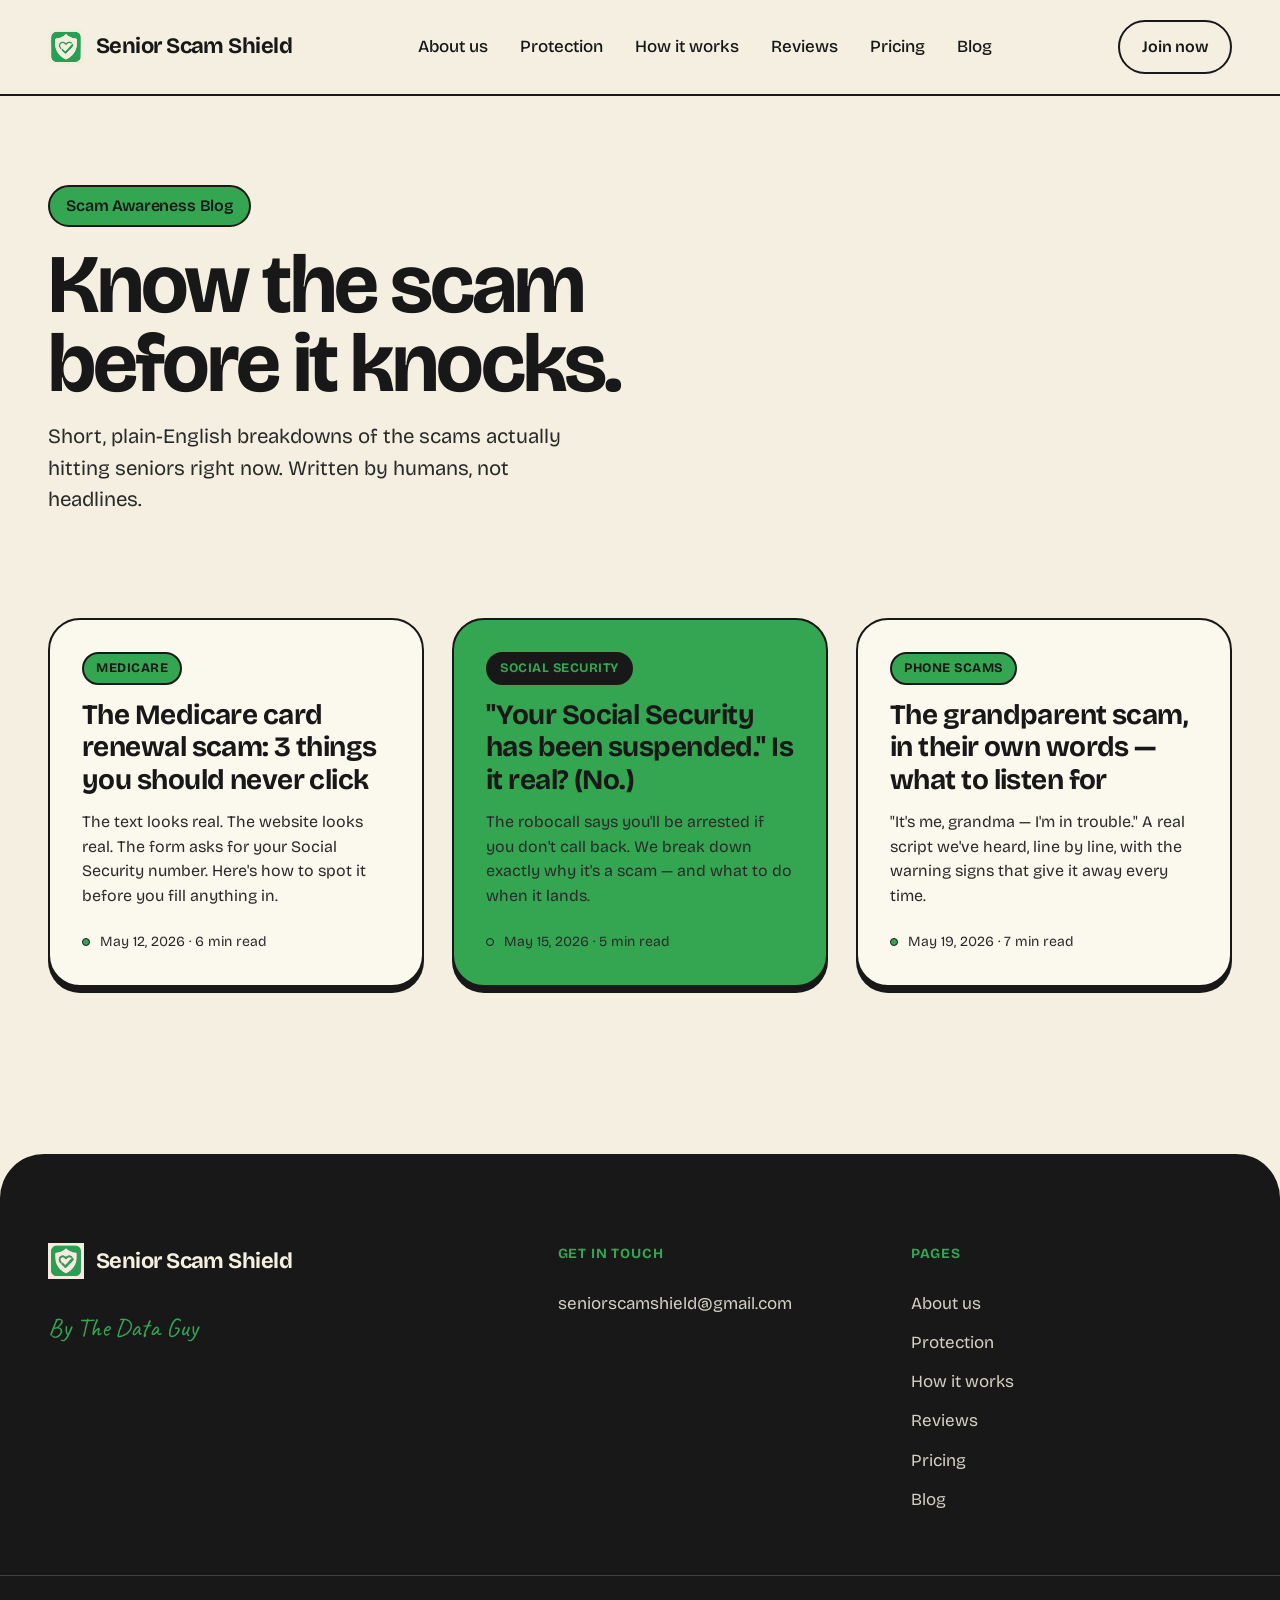
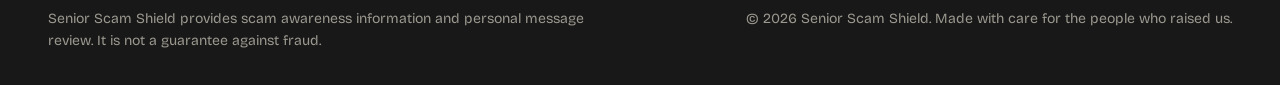
<file: blog/index.html>
<!DOCTYPE html>
<html lang="en">
<head>
<meta charset="UTF-8" />
<meta name="viewport" content="width=device-width, initial-scale=1.0" />
<title>Scam Awareness Blog — Senior Scam Shield</title>
<meta name="description" content="Plain-English breakdowns of the scams targeting seniors right now — Medicare, Social Security, grandparent calls, bank texts, and more." />
<meta name="theme-color" content="#34A652" />
<meta name="robots" content="index, follow, max-image-preview:large" />
<link rel="canonical" href="https://seniorscamshield.io/blog/" />

<meta property="og:type" content="website" />
<meta property="og:site_name" content="Senior Scam Shield" />
<meta property="og:title" content="Scam Awareness Blog — Senior Scam Shield" />
<meta property="og:description" content="Plain-English breakdowns of the scams targeting seniors right now." />
<meta property="og:url" content="https://seniorscamshield.io/blog/" />
<meta property="og:image" content="https://seniorscamshield.io/public/og-image.png" />
<meta property="og:image:width" content="1200" />
<meta property="og:image:height" content="630" />

<meta name="twitter:card" content="summary_large_image" />
<meta name="twitter:title" content="Scam Awareness Blog — Senior Scam Shield" />
<meta name="twitter:description" content="Plain-English breakdowns of the scams targeting seniors right now." />
<meta name="twitter:image" content="https://seniorscamshield.io/public/og-image.png" />

<link rel="icon" href="../favicon.svg" type="image/svg+xml" />

<link rel="preconnect" href="https://fonts.googleapis.com" />
<link rel="preconnect" href="https://fonts.gstatic.com" crossorigin />
<link href="https://fonts.googleapis.com/css2?family=Bricolage+Grotesque:opsz,wght@12..96,300;12..96,400;12..96,500;12..96,600;12..96,700;12..96,800&family=Caveat:wght@500;700&display=swap" rel="stylesheet" />
<link rel="stylesheet" href="../styles.css" />
<link rel="stylesheet" href="blog.css" />

<script type="application/ld+json">
{
  "@context": "https://schema.org",
  "@type": "Blog",
  "@id": "https://seniorscamshield.io/blog/",
  "name": "Senior Scam Shield Blog",
  "url": "https://seniorscamshield.io/blog/",
  "description": "Plain-English breakdowns of the scams targeting older adults right now.",
  "publisher": {
    "@type": "Organization",
    "name": "Senior Scam Shield",
    "url": "https://seniorscamshield.io/",
    "logo": "https://seniorscamshield.io/public/logo.svg"
  },
  "blogPost": [
    {
      "@type": "BlogPosting",
      "headline": "The Medicare card renewal scam: 3 things you should never click",
      "url": "https://seniorscamshield.io/blog/medicare-card-renewal-scam.html",
      "datePublished": "2026-05-12",
      "author": { "@type": "Person", "name": "Arian" }
    },
    {
      "@type": "BlogPosting",
      "headline": "\"Your Social Security has been suspended.\" Is it real? (No.)",
      "url": "https://seniorscamshield.io/blog/social-security-suspended-call.html",
      "datePublished": "2026-05-15",
      "author": { "@type": "Person", "name": "Arian" }
    },
    {
      "@type": "BlogPosting",
      "headline": "The grandparent scam, in their own words — what to listen for",
      "url": "https://seniorscamshield.io/blog/grandparent-scam.html",
      "datePublished": "2026-05-19",
      "author": { "@type": "Person", "name": "Drik" }
    }
  ]
}
</script>
</head>
<body>

<a href="#main" class="skip-link">Skip to content</a>

<header class="site-header">
  <div class="container header-inner">
    <a href="../" class="brand" aria-label="Senior Scam Shield home">
      <img src="../public/logo.svg" alt="" class="brand-mark" width="40" height="40" />
      <span class="brand-name">Senior Scam Shield</span>
    </a>

    <nav class="primary-nav" id="primary-nav" aria-label="Primary">
      <a href="../#about">About us</a>
      <a href="../#protection">Protection</a>
      <a href="../#how-it-works">How it works</a>
      <a href="../#reviews">Reviews</a>
      <a href="../#pricing">Pricing</a>
      <a href="./" aria-current="page">Blog</a>
      <a href="https://seniorscamshield.gumroad.com/l/kubmg" class="mobile-join btn btn-primary btn-sm" data-checkout target="_blank" rel="noopener">Join now</a>
    </nav>

    <a href="https://seniorscamshield.gumroad.com/l/kubmg" class="btn btn-outline btn-sm desktop-join" data-checkout target="_blank" rel="noopener">Join now</a>

    <button class="menu-toggle" aria-label="Open menu" aria-expanded="false" aria-controls="primary-nav">
      <span></span><span></span><span></span>
    </button>
  </div>
</header>

<main id="main">

<section class="blog-hero">
  <div class="container">
    <span class="section-eyebrow">Scam Awareness Blog</span>
    <h1 class="display" style="margin-top:18px;">Know the scam<br/>before it knocks.</h1>
    <p class="lede" style="margin-top:18px;">Short, plain-English breakdowns of the scams actually hitting seniors right now. Written by humans, not headlines.</p>
  </div>
</section>

<section>
  <div class="container">
    <div class="post-grid">

      <a href="medicare-card-renewal-scam.html" class="post-card">
        <span class="post-eyebrow">Medicare</span>
        <h2>The Medicare card renewal scam: 3 things you should never click</h2>
        <p>The text looks real. The website looks real. The form asks for your Social Security number. Here's how to spot it before you fill anything in.</p>
        <span class="post-meta">May 12, 2026 · 6 min read</span>
      </a>

      <a href="social-security-suspended-call.html" class="post-card tinted-lime">
        <span class="post-eyebrow">Social Security</span>
        <h2>"Your Social Security has been suspended." Is it real? (No.)</h2>
        <p>The robocall says you'll be arrested if you don't call back. We break down exactly why it's a scam — and what to do when it lands.</p>
        <span class="post-meta">May 15, 2026 · 5 min read</span>
      </a>

      <a href="grandparent-scam.html" class="post-card">
        <span class="post-eyebrow">Phone scams</span>
        <h2>The grandparent scam, in their own words — what to listen for</h2>
        <p>"It's me, grandma — I'm in trouble." A real script we've heard, line by line, with the warning signs that give it away every time.</p>
        <span class="post-meta">May 19, 2026 · 7 min read</span>
      </a>

    </div>
  </div>
</section>

</main>

<footer class="site-footer">
  <div class="container footer-inner">
    <div class="footer-brand">
      <a href="../" class="brand brand-light">
        <img src="../public/logo.svg" alt="" class="brand-mark" width="40" height="40" />
        <span class="brand-name">Senior Scam Shield</span>
      </a>
      <p class="footer-tag">By The Data Guy</p>
    </div>

    <div class="footer-cols">
      <div>
        <h4>Get in touch</h4>
        <address>
          <a href="mailto:seniorscamshield@gmail.com" class="footer-link">seniorscamshield@gmail.com</a>
        </address>
      </div>
      <div>
        <h4>Pages</h4>
        <a href="../#about" class="footer-link">About us</a>
        <a href="../#protection" class="footer-link">Protection</a>
        <a href="../#how-it-works" class="footer-link">How it works</a>
        <a href="../#reviews" class="footer-link">Reviews</a>
        <a href="../#pricing" class="footer-link">Pricing</a>
        <a href="./" class="footer-link">Blog</a>
      </div>
    </div>
  </div>

  <div class="container footer-disclaimer">
    <p>Senior Scam Shield provides scam awareness information and personal message review. It is not a guarantee against fraud.</p>
    <p class="footer-copy">© 2026 Senior Scam Shield. Made with care for the people who raised us.</p>
  </div>
</footer>

<script src="../script.js" defer></script>
</body>
</html>
</file>
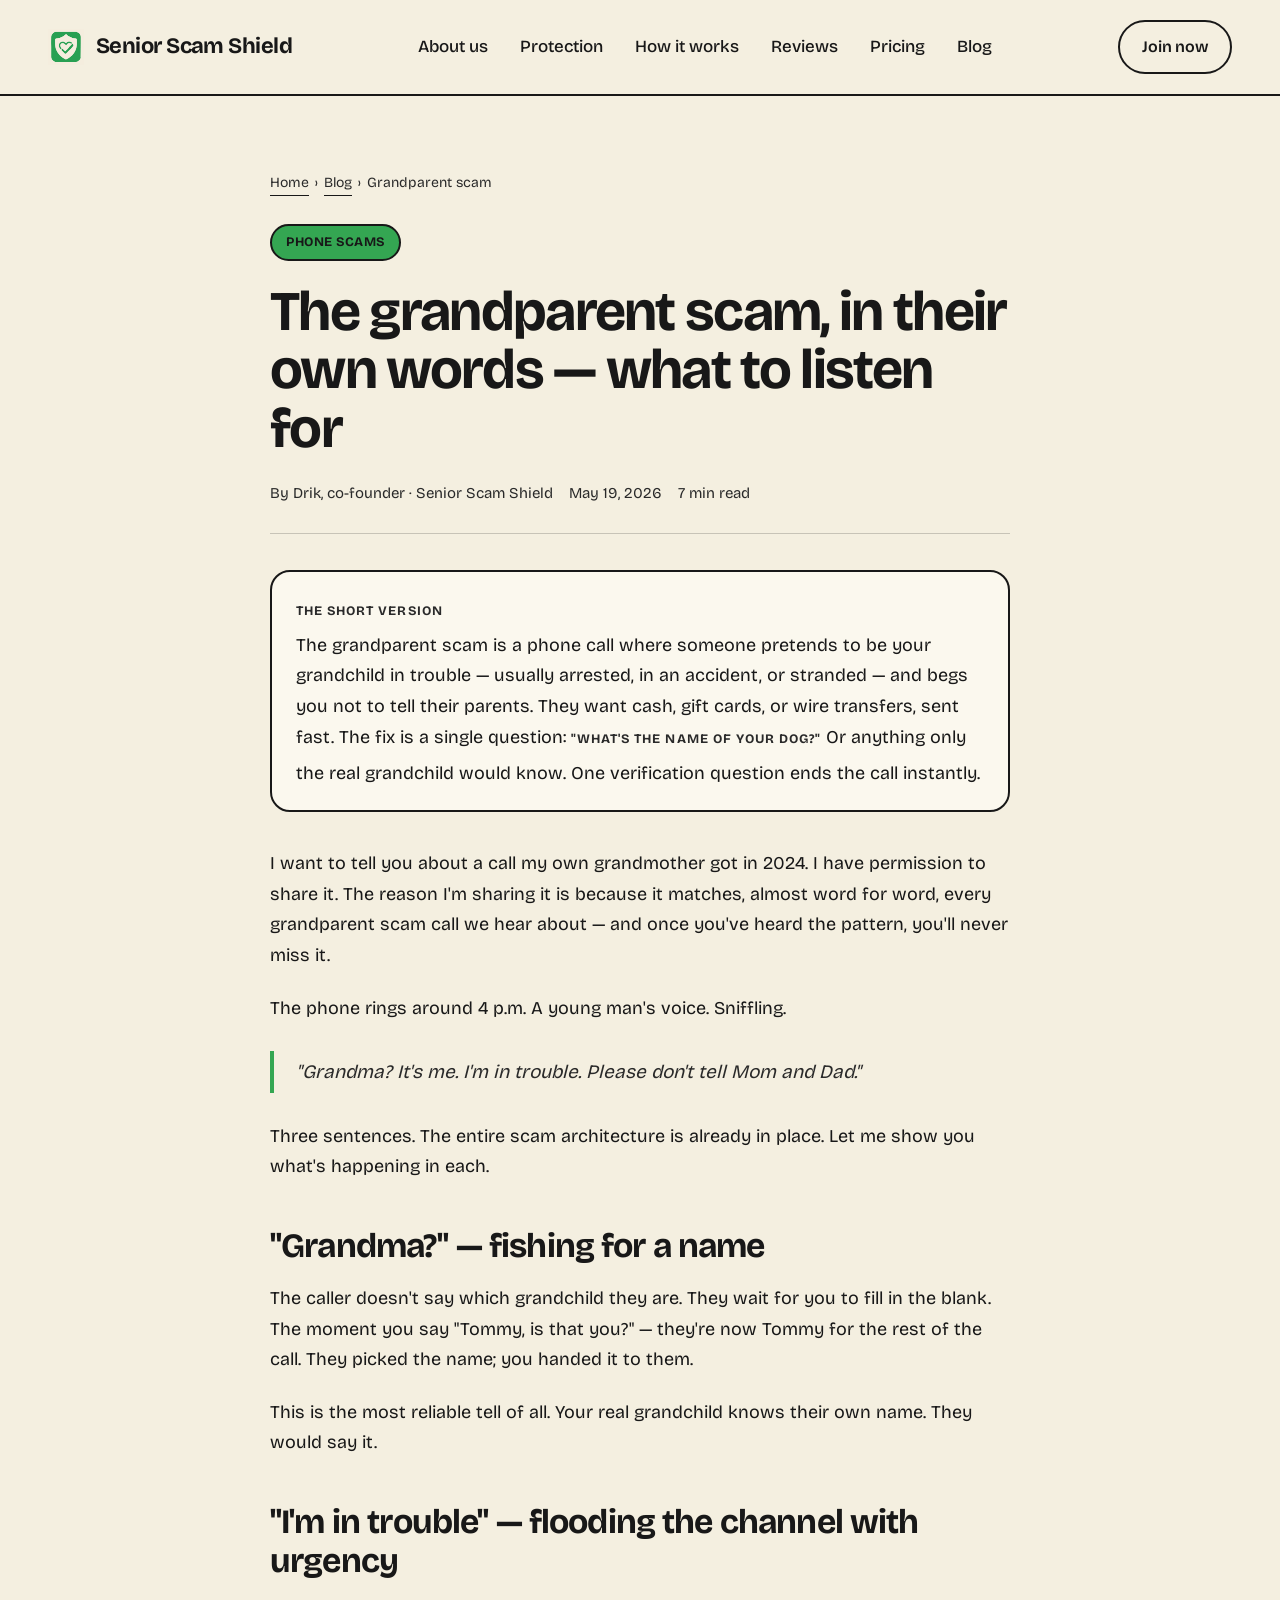
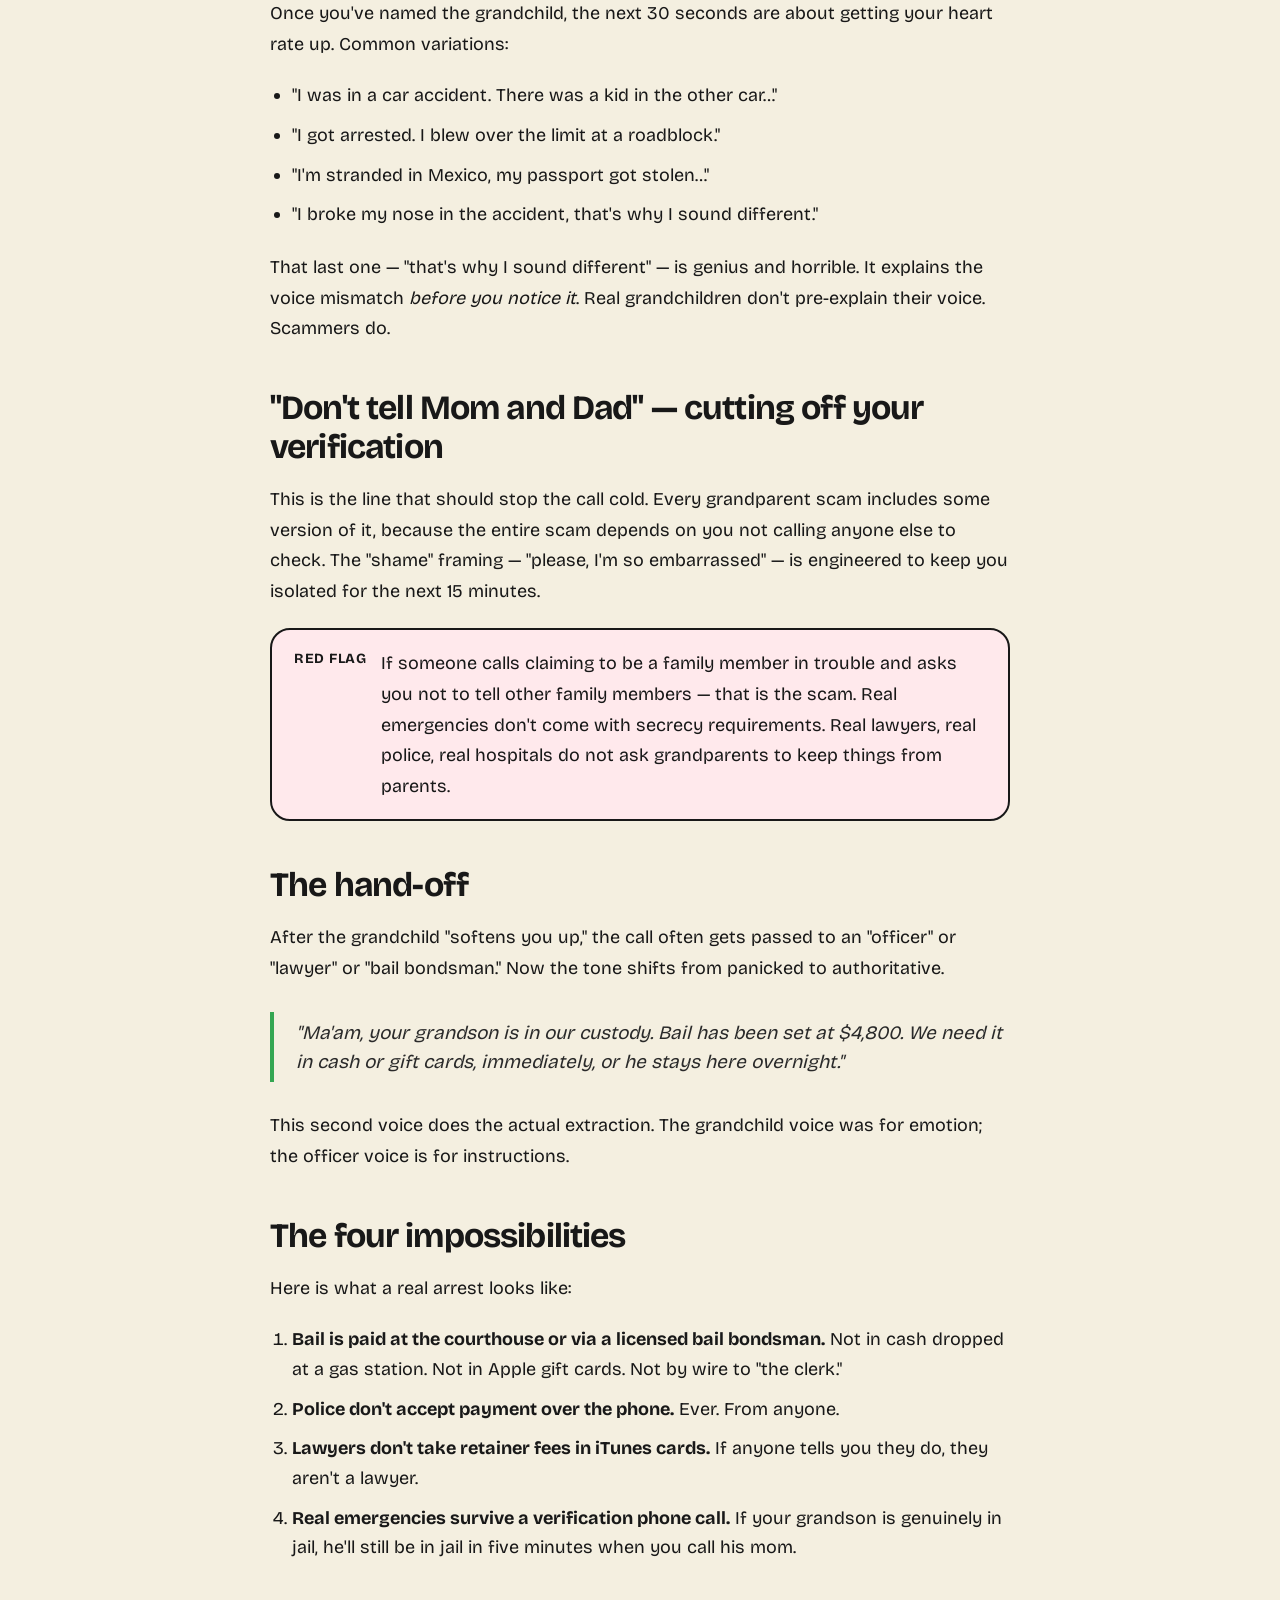
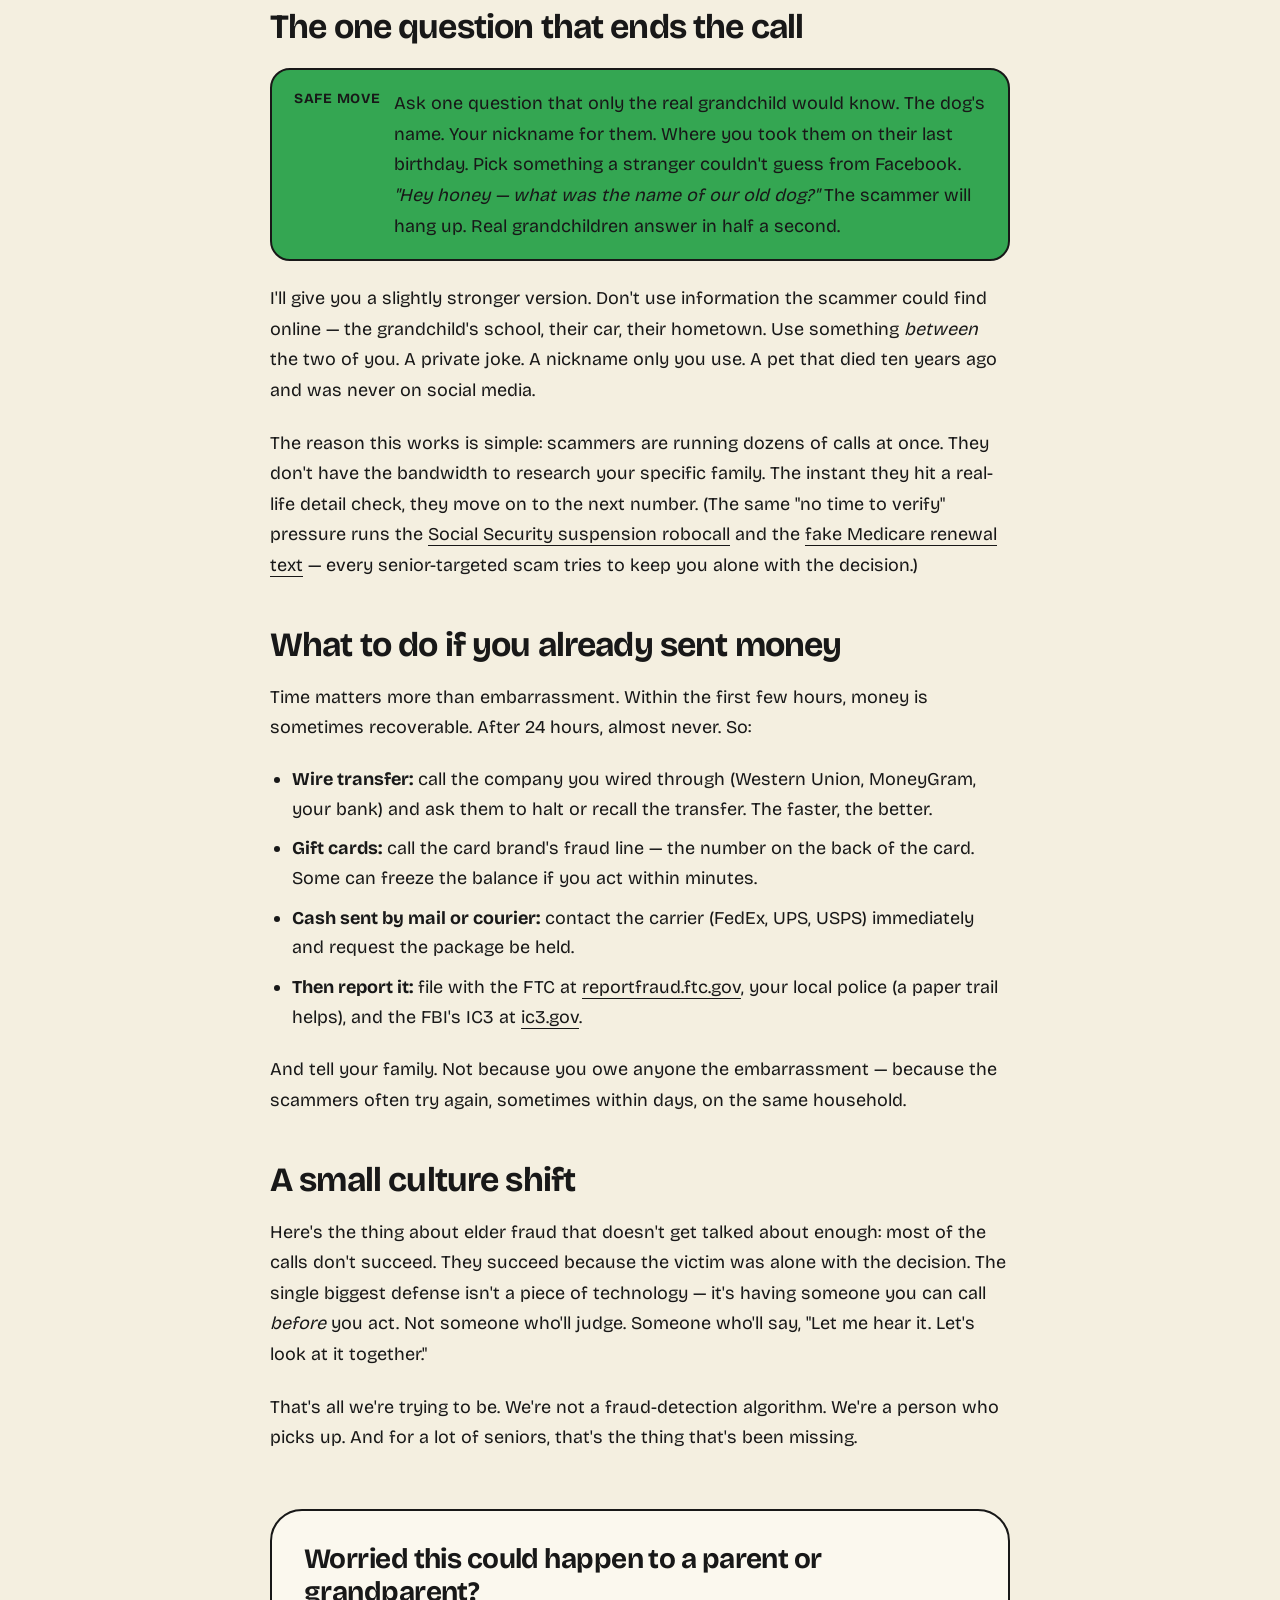
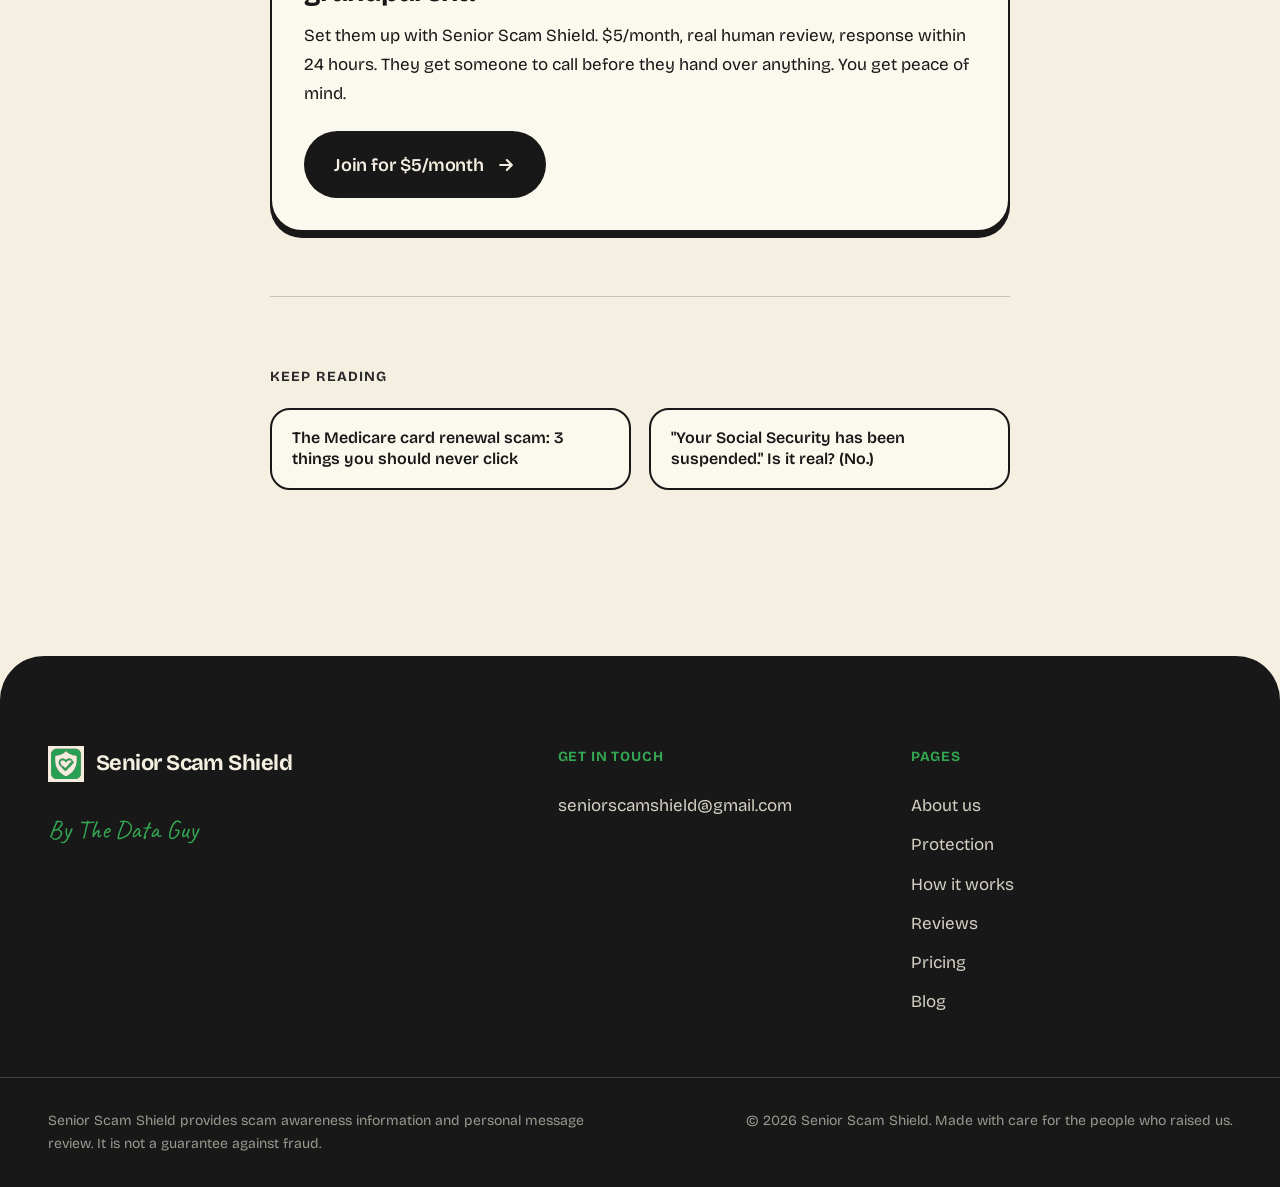
<file: blog/grandparent-scam.html>
<!DOCTYPE html>
<html lang="en">
<head>
<meta charset="UTF-8" />
<meta name="viewport" content="width=device-width, initial-scale=1.0" />
<title>The Grandparent Scam, In Their Own Words — What to Listen For | Senior Scam Shield</title>
<meta name="description" content="A real-feeling script from the grandparent scam, broken down line by line. The exact phrases scammers use to bypass your judgment — and the one question that ends the call every time." />
<meta name="theme-color" content="#34A652" />
<meta name="robots" content="index, follow, max-image-preview:large" />
<link rel="canonical" href="https://seniorscamshield.io/blog/grandparent-scam.html" />

<meta property="og:type" content="article" />
<meta property="og:site_name" content="Senior Scam Shield" />
<meta property="og:title" content="The grandparent scam, in their own words — what to listen for" />
<meta property="og:description" content="A line-by-line breakdown of the grandparent scam and the one question that ends the call every time." />
<meta property="og:url" content="https://seniorscamshield.io/blog/grandparent-scam.html" />
<meta property="og:image" content="https://seniorscamshield.io/public/og-image.png" />
<meta property="og:image:width" content="1200" />
<meta property="og:image:height" content="630" />
<meta property="article:published_time" content="2026-05-19" />
<meta property="article:author" content="Drik" />
<meta property="article:section" content="Phone scams" />

<meta name="twitter:card" content="summary_large_image" />
<meta name="twitter:title" content="The grandparent scam, in their own words — what to listen for" />
<meta name="twitter:description" content="A line-by-line breakdown of the grandparent scam and the one question that ends the call every time." />
<meta name="twitter:image" content="https://seniorscamshield.io/public/og-image.png" />

<link rel="icon" href="../favicon.svg" type="image/svg+xml" />

<link rel="preconnect" href="https://fonts.googleapis.com" />
<link rel="preconnect" href="https://fonts.gstatic.com" crossorigin />
<link rel="dns-prefetch" href="https://gumroad.com" />
<link href="https://fonts.googleapis.com/css2?family=Bricolage+Grotesque:opsz,wght@12..96,300;12..96,400;12..96,500;12..96,600;12..96,700;12..96,800&family=Caveat:wght@500;700&display=swap" rel="stylesheet" />
<link rel="stylesheet" href="../styles.css" />
<link rel="stylesheet" href="blog.css" />

<script type="application/ld+json">
{
  "@context": "https://schema.org",
  "@graph": [
    {
      "@type": "BlogPosting",
      "@id": "https://seniorscamshield.io/blog/grandparent-scam.html",
      "headline": "The grandparent scam, in their own words — what to listen for",
      "description": "A line-by-line breakdown of the grandparent scam, the exact phrases scammers use, and the one question that ends the call every time.",
      "datePublished": "2026-05-19",
      "dateModified": "2026-05-19",
      "author": {
        "@type": "Person",
        "name": "Drik",
        "url": "https://seniorscamshield.io/#drik"
      },
      "publisher": {
        "@type": "Organization",
        "name": "Senior Scam Shield",
        "logo": {
          "@type": "ImageObject",
          "url": "https://seniorscamshield.io/public/logo.svg"
        }
      },
      "image": "https://seniorscamshield.io/public/og-image.png",
      "mainEntityOfPage": "https://seniorscamshield.io/blog/grandparent-scam.html",
      "inLanguage": "en-US",
      "articleSection": "Phone scams",
      "keywords": "grandparent scam, grandchild emergency scam, family emergency scam, grandparent scam script"
    },
    {
      "@type": "BreadcrumbList",
      "itemListElement": [
        { "@type": "ListItem", "position": 1, "name": "Home", "item": "https://seniorscamshield.io/" },
        { "@type": "ListItem", "position": 2, "name": "Blog", "item": "https://seniorscamshield.io/blog/" },
        { "@type": "ListItem", "position": 3, "name": "Grandparent scam" }
      ]
    }
  ]
}
</script>
</head>
<body>

<a href="#main" class="skip-link">Skip to content</a>

<header class="site-header">
  <div class="container header-inner">
    <a href="../" class="brand" aria-label="Senior Scam Shield home">
      <img src="../public/logo.svg" alt="" class="brand-mark" width="40" height="40" />
      <span class="brand-name">Senior Scam Shield</span>
    </a>
    <nav class="primary-nav" id="primary-nav" aria-label="Primary">
      <a href="../#about">About us</a>
      <a href="../#protection">Protection</a>
      <a href="../#how-it-works">How it works</a>
      <a href="../#reviews">Reviews</a>
      <a href="../#pricing">Pricing</a>
      <a href="./">Blog</a>
      <a href="https://seniorscamshield.gumroad.com/l/kubmg" class="mobile-join btn btn-primary btn-sm" data-checkout target="_blank" rel="noopener">Join now</a>
    </nav>
    <a href="https://seniorscamshield.gumroad.com/l/kubmg" class="btn btn-outline btn-sm desktop-join" data-checkout target="_blank" rel="noopener">Join now</a>
    <button class="menu-toggle" aria-label="Open menu" aria-expanded="false" aria-controls="primary-nav">
      <span></span><span></span><span></span>
    </button>
  </div>
</header>

<main id="main" class="article-wrap">
  <div class="container">
    <article class="article">
      <nav class="breadcrumb" aria-label="Breadcrumb">
        <a href="../">Home</a> <span aria-hidden="true">›</span>
        <a href="./">Blog</a> <span aria-hidden="true">›</span>
        <span>Grandparent scam</span>
      </nav>

      <span class="post-eyebrow">Phone scams</span>
      <h1>The grandparent scam, in their own words — what to listen for</h1>

      <div class="article-meta">
        <span>By Drik, co-founder · Senior Scam Shield</span>
        <span>May 19, 2026</span>
        <span>7 min read</span>
      </div>

      <div class="tldr">
        <strong>The short version</strong>
        <p style="margin:0;">The grandparent scam is a phone call where someone pretends to be your grandchild in trouble — usually arrested, in an accident, or stranded — and begs you not to tell their parents. They want cash, gift cards, or wire transfers, sent fast. The fix is a single question: <strong>"What's the name of your dog?"</strong> Or anything only the real grandchild would know. One verification question ends the call instantly.</p>
      </div>

      <p>I want to tell you about a call my own grandmother got in 2024. I have permission to share it. The reason I'm sharing it is because it matches, almost word for word, every grandparent scam call we hear about — and once you've heard the pattern, you'll never miss it.</p>

      <p>The phone rings around 4 p.m. A young man's voice. Sniffling.</p>

      <blockquote>"Grandma? It's me. I'm in trouble. Please don't tell Mom and Dad."</blockquote>

      <p>Three sentences. The entire scam architecture is already in place. Let me show you what's happening in each.</p>

      <h2>"Grandma?" — fishing for a name</h2>
      <p>The caller doesn't say which grandchild they are. They wait for you to fill in the blank. The moment you say "Tommy, is that you?" — they're now Tommy for the rest of the call. They picked the name; you handed it to them.</p>
      <p>This is the most reliable tell of all. Your real grandchild knows their own name. They would say it.</p>

      <h2>"I'm in trouble" — flooding the channel with urgency</h2>
      <p>Once you've named the grandchild, the next 30 seconds are about getting your heart rate up. Common variations:</p>
      <ul>
        <li>"I was in a car accident. There was a kid in the other car…"</li>
        <li>"I got arrested. I blew over the limit at a roadblock."</li>
        <li>"I'm stranded in Mexico, my passport got stolen…"</li>
        <li>"I broke my nose in the accident, that's why I sound different."</li>
      </ul>
      <p>That last one — "that's why I sound different" — is genius and horrible. It explains the voice mismatch <em>before you notice it</em>. Real grandchildren don't pre-explain their voice. Scammers do.</p>

      <h2>"Don't tell Mom and Dad" — cutting off your verification</h2>
      <p>This is the line that should stop the call cold. Every grandparent scam includes some version of it, because the entire scam depends on you not calling anyone else to check. The "shame" framing — "please, I'm so embarrassed" — is engineered to keep you isolated for the next 15 minutes.</p>

      <div class="red-flag">
        <span class="tag">Red flag</span>
        <p style="margin:0;">If someone calls claiming to be a family member in trouble and asks you not to tell other family members — that is the scam. Real emergencies don't come with secrecy requirements. Real lawyers, real police, real hospitals do not ask grandparents to keep things from parents.</p>
      </div>

      <h2>The hand-off</h2>
      <p>After the grandchild "softens you up," the call often gets passed to an "officer" or "lawyer" or "bail bondsman." Now the tone shifts from panicked to authoritative.</p>
      <blockquote>"Ma'am, your grandson is in our custody. Bail has been set at $4,800. We need it in cash or gift cards, immediately, or he stays here overnight."</blockquote>
      <p>This second voice does the actual extraction. The grandchild voice was for emotion; the officer voice is for instructions.</p>

      <h2>The four impossibilities</h2>
      <p>Here is what a real arrest looks like:</p>
      <ol>
        <li><strong>Bail is paid at the courthouse or via a licensed bail bondsman.</strong> Not in cash dropped at a gas station. Not in Apple gift cards. Not by wire to "the clerk."</li>
        <li><strong>Police don't accept payment over the phone.</strong> Ever. From anyone.</li>
        <li><strong>Lawyers don't take retainer fees in iTunes cards.</strong> If anyone tells you they do, they aren't a lawyer.</li>
        <li><strong>Real emergencies survive a verification phone call.</strong> If your grandson is genuinely in jail, he'll still be in jail in five minutes when you call his mom.</li>
      </ol>

      <h2>The one question that ends the call</h2>

      <div class="safe-tip">
        <span class="tag">Safe move</span>
        <p style="margin:0;">Ask one question that only the real grandchild would know. The dog's name. Your nickname for them. Where you took them on their last birthday. Pick something a stranger couldn't guess from Facebook. <em>"Hey honey — what was the name of our old dog?"</em> The scammer will hang up. Real grandchildren answer in half a second.</p>
      </div>

      <p>I'll give you a slightly stronger version. Don't use information the scammer could find online — the grandchild's school, their car, their hometown. Use something <em>between</em> the two of you. A private joke. A nickname only you use. A pet that died ten years ago and was never on social media.</p>

      <p>The reason this works is simple: scammers are running dozens of calls at once. They don't have the bandwidth to research your specific family. The instant they hit a real-life detail check, they move on to the next number. (The same "no time to verify" pressure runs the <a href="social-security-suspended-call.html">Social Security suspension robocall</a> and the <a href="medicare-card-renewal-scam.html">fake Medicare renewal text</a> — every senior-targeted scam tries to keep you alone with the decision.)</p>

      <h2>What to do if you already sent money</h2>
      <p>Time matters more than embarrassment. Within the first few hours, money is sometimes recoverable. After 24 hours, almost never. So:</p>
      <ul>
        <li><strong>Wire transfer:</strong> call the company you wired through (Western Union, MoneyGram, your bank) and ask them to halt or recall the transfer. The faster, the better.</li>
        <li><strong>Gift cards:</strong> call the card brand's fraud line — the number on the back of the card. Some can freeze the balance if you act within minutes.</li>
        <li><strong>Cash sent by mail or courier:</strong> contact the carrier (FedEx, UPS, USPS) immediately and request the package be held.</li>
        <li><strong>Then report it:</strong> file with the FTC at <a href="https://reportfraud.ftc.gov/" target="_blank" rel="noopener">reportfraud.ftc.gov</a>, your local police (a paper trail helps), and the FBI's IC3 at <a href="https://www.ic3.gov/" target="_blank" rel="noopener">ic3.gov</a>.</li>
      </ul>
      <p>And tell your family. Not because you owe anyone the embarrassment — because the scammers often try again, sometimes within days, on the same household.</p>

      <h2>A small culture shift</h2>
      <p>Here's the thing about elder fraud that doesn't get talked about enough: most of the calls don't succeed. They succeed because the victim was alone with the decision. The single biggest defense isn't a piece of technology — it's having someone you can call <em>before</em> you act. Not someone who'll judge. Someone who'll say, "Let me hear it. Let's look at it together."</p>

      <p>That's all we're trying to be. We're not a fraud-detection algorithm. We're a person who picks up. And for a lot of seniors, that's the thing that's been missing.</p>

      <div class="article-cta">
        <h3>Worried this could happen to a parent or grandparent?</h3>
        <p>Set them up with Senior Scam Shield. $5/month, real human review, response within 24 hours. They get someone to call before they hand over anything. You get peace of mind.</p>
        <a href="https://seniorscamshield.gumroad.com/l/kubmg" class="btn btn-primary" data-checkout target="_blank" rel="noopener">
          Join for $5/month
          <svg viewBox="0 0 24 24" aria-hidden="true"><path d="M5 12h13M13 6l6 6-6 6" fill="none" stroke="currentColor" stroke-width="2.5" stroke-linecap="round" stroke-linejoin="round"/></svg>
        </a>
      </div>

      <section class="related">
        <h3>Keep reading</h3>
        <div class="related-list">
          <a href="medicare-card-renewal-scam.html">The Medicare card renewal scam: 3 things you should never click</a>
          <a href="social-security-suspended-call.html">"Your Social Security has been suspended." Is it real? (No.)</a>
        </div>
      </section>
    </article>
  </div>
</main>

<footer class="site-footer">
  <div class="container footer-inner">
    <div class="footer-brand">
      <a href="../" class="brand brand-light">
        <img src="../public/logo.svg" alt="" class="brand-mark" width="40" height="40" />
        <span class="brand-name">Senior Scam Shield</span>
      </a>
      <p class="footer-tag">By The Data Guy</p>
    </div>
    <div class="footer-cols">
      <div>
        <h4>Get in touch</h4>
        <address>
          <a href="mailto:seniorscamshield@gmail.com" class="footer-link">seniorscamshield@gmail.com</a>
        </address>
      </div>
      <div>
        <h4>Pages</h4>
        <a href="../#about" class="footer-link">About us</a>
        <a href="../#protection" class="footer-link">Protection</a>
        <a href="../#how-it-works" class="footer-link">How it works</a>
        <a href="../#reviews" class="footer-link">Reviews</a>
        <a href="../#pricing" class="footer-link">Pricing</a>
        <a href="./" class="footer-link">Blog</a>
      </div>
    </div>
  </div>
  <div class="container footer-disclaimer">
    <p>Senior Scam Shield provides scam awareness information and personal message review. It is not a guarantee against fraud.</p>
    <p class="footer-copy">© 2026 Senior Scam Shield. Made with care for the people who raised us.</p>
  </div>
</footer>

<script src="../script.js" defer></script>
</body>
</html>
</file>
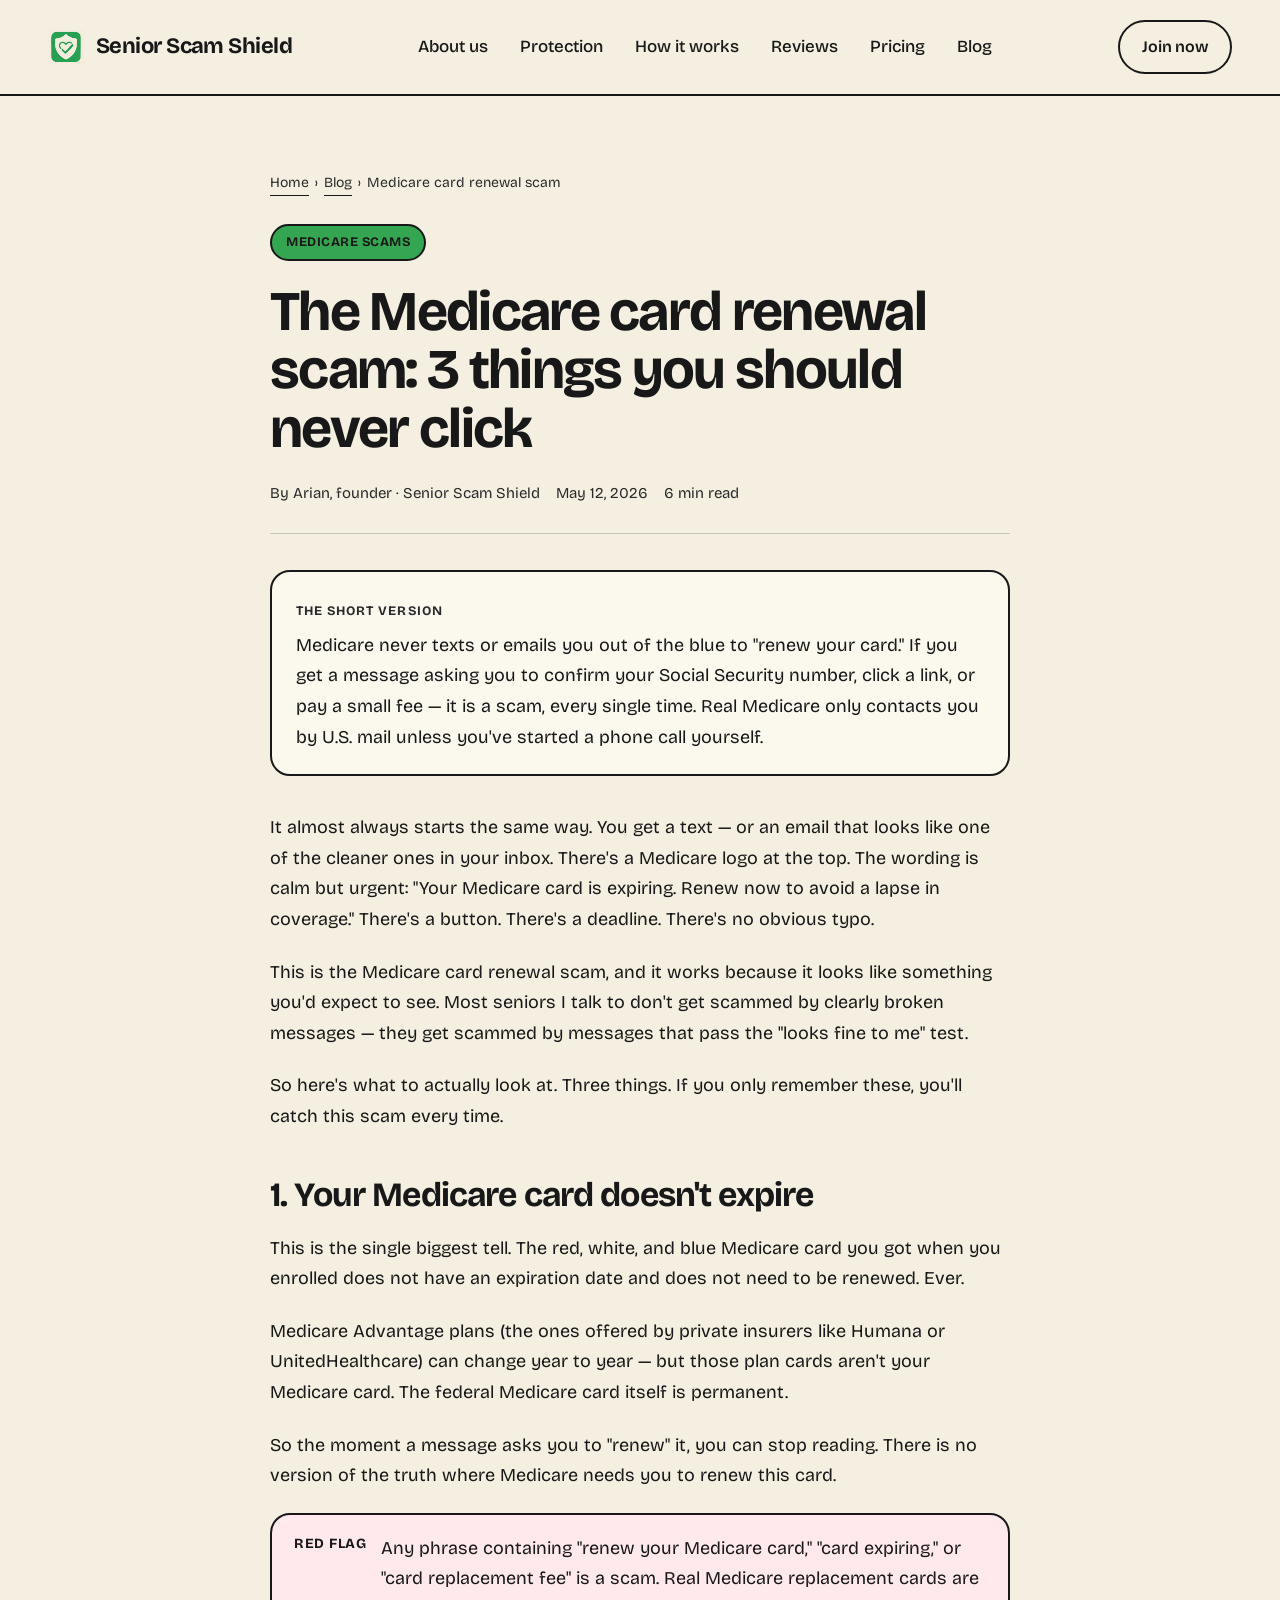
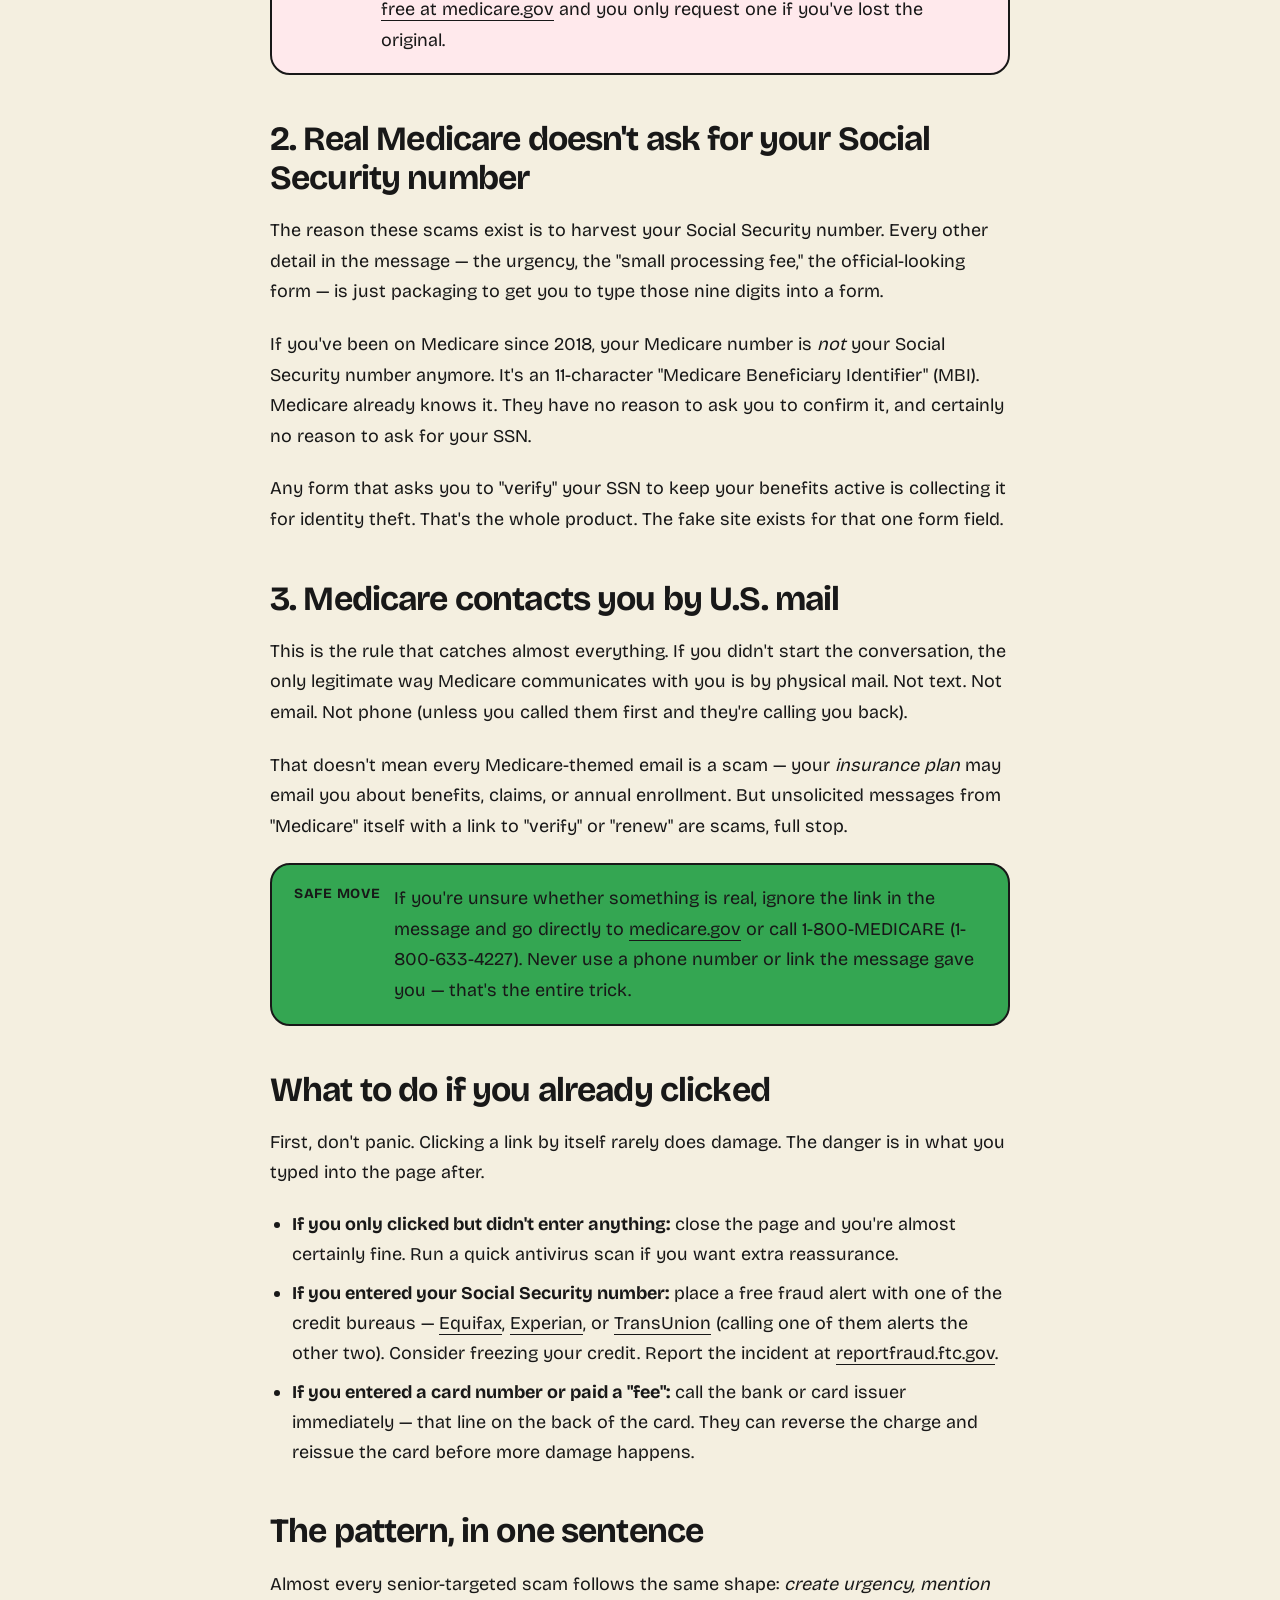
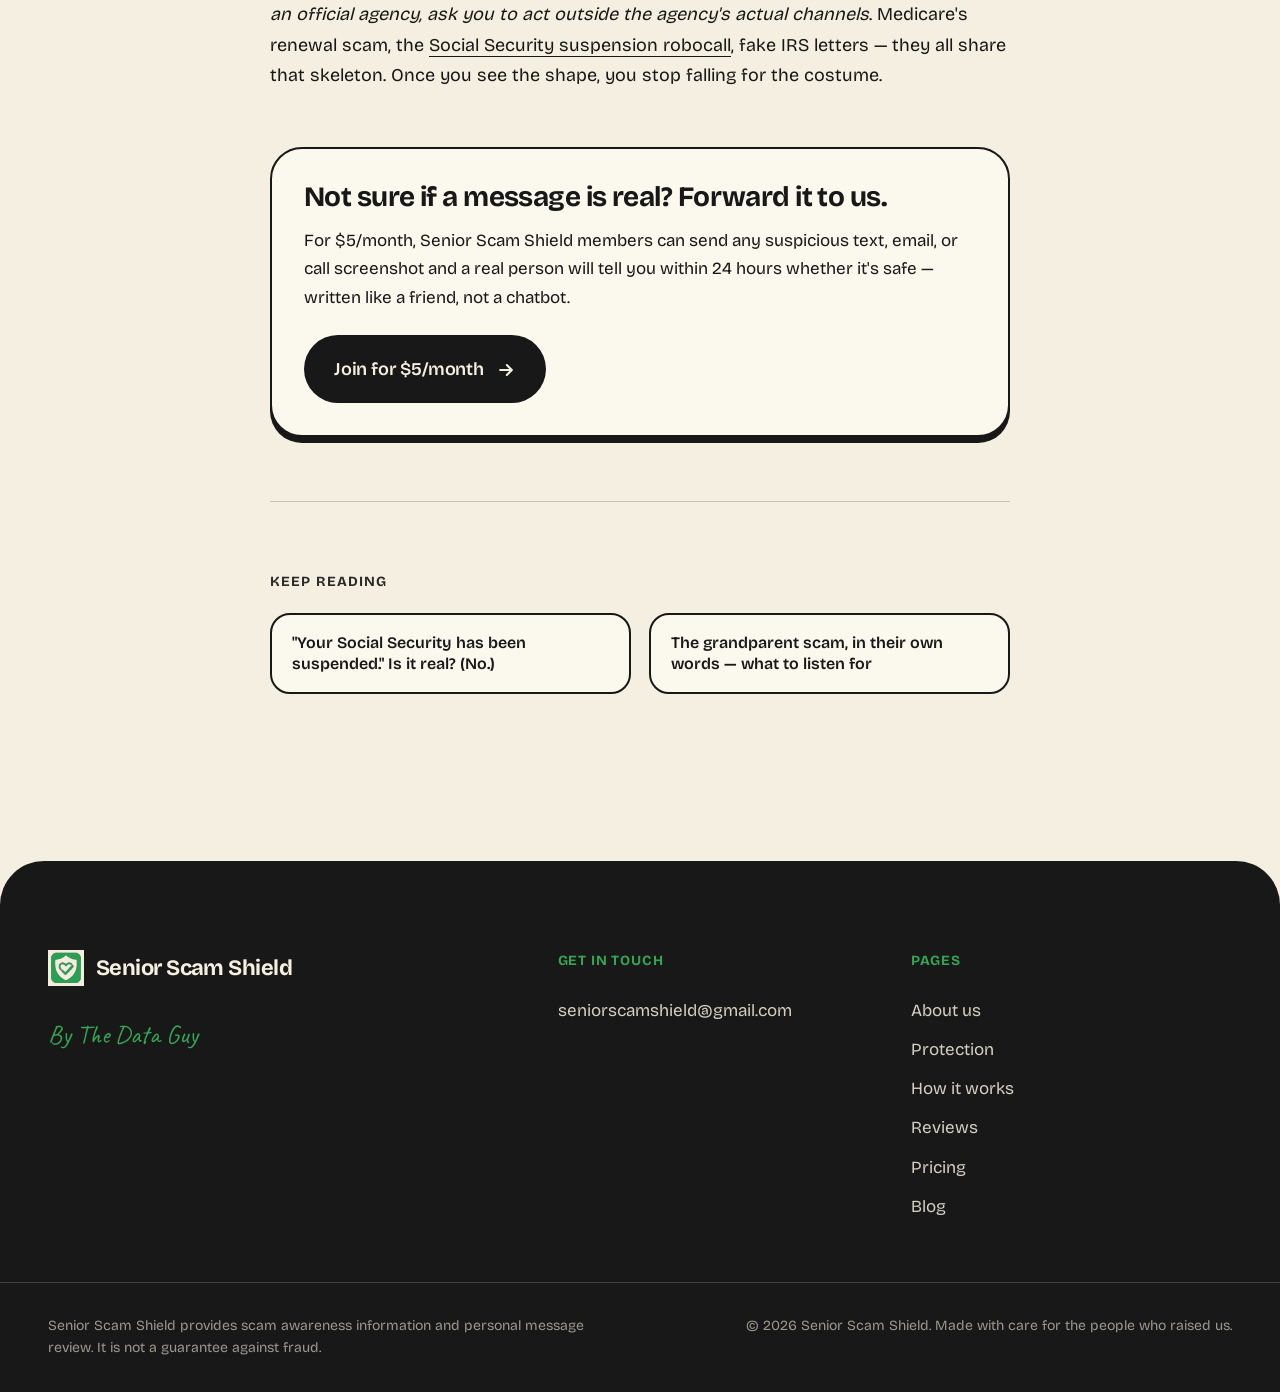
<file: blog/medicare-card-renewal-scam.html>
<!DOCTYPE html>
<html lang="en">
<head>
<meta charset="UTF-8" />
<meta name="viewport" content="width=device-width, initial-scale=1.0" />
<title>Medicare Card Renewal Scam: 3 Things You Should Never Click — Senior Scam Shield</title>
<meta name="description" content="The Medicare card renewal scam looks legitimate — official logos, urgent language, a normal-looking form. Here are the three red flags that always give it away." />
<meta name="theme-color" content="#34A652" />
<meta name="robots" content="index, follow, max-image-preview:large" />
<link rel="canonical" href="https://seniorscamshield.io/blog/medicare-card-renewal-scam.html" />

<meta property="og:type" content="article" />
<meta property="og:site_name" content="Senior Scam Shield" />
<meta property="og:title" content="The Medicare card renewal scam: 3 things you should never click" />
<meta property="og:description" content="Plain-English breakdown of the fake Medicare renewal text and how to spot it in 10 seconds." />
<meta property="og:url" content="https://seniorscamshield.io/blog/medicare-card-renewal-scam.html" />
<meta property="og:image" content="https://seniorscamshield.io/public/og-image.png" />
<meta property="og:image:width" content="1200" />
<meta property="og:image:height" content="630" />
<meta property="article:published_time" content="2026-05-12" />
<meta property="article:author" content="Arian" />
<meta property="article:section" content="Medicare scams" />

<meta name="twitter:card" content="summary_large_image" />
<meta name="twitter:title" content="The Medicare card renewal scam: 3 things you should never click" />
<meta name="twitter:description" content="Plain-English breakdown of the fake Medicare renewal text and how to spot it in 10 seconds." />
<meta name="twitter:image" content="https://seniorscamshield.io/public/og-image.png" />

<link rel="icon" href="../favicon.svg" type="image/svg+xml" />

<link rel="preconnect" href="https://fonts.googleapis.com" />
<link rel="preconnect" href="https://fonts.gstatic.com" crossorigin />
<link rel="dns-prefetch" href="https://gumroad.com" />
<link href="https://fonts.googleapis.com/css2?family=Bricolage+Grotesque:opsz,wght@12..96,300;12..96,400;12..96,500;12..96,600;12..96,700;12..96,800&family=Caveat:wght@500;700&display=swap" rel="stylesheet" />
<link rel="stylesheet" href="../styles.css" />
<link rel="stylesheet" href="blog.css" />

<script type="application/ld+json">
{
  "@context": "https://schema.org",
  "@graph": [
    {
      "@type": "BlogPosting",
      "@id": "https://seniorscamshield.io/blog/medicare-card-renewal-scam.html",
      "headline": "The Medicare card renewal scam: 3 things you should never click",
      "description": "The Medicare card renewal scam looks legitimate — official logos, urgent language, a normal-looking form. Here are the three red flags that always give it away.",
      "datePublished": "2026-05-12",
      "dateModified": "2026-05-12",
      "author": {
        "@type": "Person",
        "name": "Arian",
        "url": "https://seniorscamshield.io/#arian"
      },
      "publisher": {
        "@type": "Organization",
        "name": "Senior Scam Shield",
        "logo": {
          "@type": "ImageObject",
          "url": "https://seniorscamshield.io/public/logo.svg"
        }
      },
      "image": "https://seniorscamshield.io/public/og-image.png",
      "mainEntityOfPage": "https://seniorscamshield.io/blog/medicare-card-renewal-scam.html",
      "inLanguage": "en-US",
      "articleSection": "Medicare scams",
      "keywords": "medicare card renewal scam, fake medicare text, medicare phishing"
    },
    {
      "@type": "BreadcrumbList",
      "itemListElement": [
        { "@type": "ListItem", "position": 1, "name": "Home", "item": "https://seniorscamshield.io/" },
        { "@type": "ListItem", "position": 2, "name": "Blog", "item": "https://seniorscamshield.io/blog/" },
        { "@type": "ListItem", "position": 3, "name": "Medicare card renewal scam" }
      ]
    }
  ]
}
</script>
</head>
<body>

<a href="#main" class="skip-link">Skip to content</a>

<header class="site-header">
  <div class="container header-inner">
    <a href="../" class="brand" aria-label="Senior Scam Shield home">
      <img src="../public/logo.svg" alt="" class="brand-mark" width="40" height="40" />
      <span class="brand-name">Senior Scam Shield</span>
    </a>
    <nav class="primary-nav" id="primary-nav" aria-label="Primary">
      <a href="../#about">About us</a>
      <a href="../#protection">Protection</a>
      <a href="../#how-it-works">How it works</a>
      <a href="../#reviews">Reviews</a>
      <a href="../#pricing">Pricing</a>
      <a href="./">Blog</a>
      <a href="https://seniorscamshield.gumroad.com/l/kubmg" class="mobile-join btn btn-primary btn-sm" data-checkout target="_blank" rel="noopener">Join now</a>
    </nav>
    <a href="https://seniorscamshield.gumroad.com/l/kubmg" class="btn btn-outline btn-sm desktop-join" data-checkout target="_blank" rel="noopener">Join now</a>
    <button class="menu-toggle" aria-label="Open menu" aria-expanded="false" aria-controls="primary-nav">
      <span></span><span></span><span></span>
    </button>
  </div>
</header>

<main id="main" class="article-wrap">
  <div class="container">
    <article class="article">
      <nav class="breadcrumb" aria-label="Breadcrumb">
        <a href="../">Home</a> <span aria-hidden="true">›</span>
        <a href="./">Blog</a> <span aria-hidden="true">›</span>
        <span>Medicare card renewal scam</span>
      </nav>

      <span class="post-eyebrow">Medicare scams</span>
      <h1>The Medicare card renewal scam: 3 things you should never click</h1>

      <div class="article-meta">
        <span>By Arian, founder · Senior Scam Shield</span>
        <span>May 12, 2026</span>
        <span>6 min read</span>
      </div>

      <div class="tldr">
        <strong>The short version</strong>
        <p style="margin:0;">Medicare never texts or emails you out of the blue to "renew your card." If you get a message asking you to confirm your Social Security number, click a link, or pay a small fee — it is a scam, every single time. Real Medicare only contacts you by U.S. mail unless you've started a phone call yourself.</p>
      </div>

      <p>It almost always starts the same way. You get a text — or an email that looks like one of the cleaner ones in your inbox. There's a Medicare logo at the top. The wording is calm but urgent: "Your Medicare card is expiring. Renew now to avoid a lapse in coverage." There's a button. There's a deadline. There's no obvious typo.</p>

      <p>This is the Medicare card renewal scam, and it works because it looks like something you'd expect to see. Most seniors I talk to don't get scammed by clearly broken messages — they get scammed by messages that pass the "looks fine to me" test.</p>

      <p>So here's what to actually look at. Three things. If you only remember these, you'll catch this scam every time.</p>

      <h2>1. Your Medicare card doesn't expire</h2>
      <p>This is the single biggest tell. The red, white, and blue Medicare card you got when you enrolled does not have an expiration date and does not need to be renewed. Ever.</p>
      <p>Medicare Advantage plans (the ones offered by private insurers like Humana or UnitedHealthcare) can change year to year — but those plan cards aren't your Medicare card. The federal Medicare card itself is permanent.</p>
      <p>So the moment a message asks you to "renew" it, you can stop reading. There is no version of the truth where Medicare needs you to renew this card.</p>

      <div class="red-flag">
        <span class="tag">Red flag</span>
        <p style="margin:0;">Any phrase containing "renew your Medicare card," "card expiring," or "card replacement fee" is a scam. Real Medicare replacement cards are <a href="https://www.medicare.gov/" target="_blank" rel="noopener">free at medicare.gov</a> and you only request one if you've lost the original.</p>
      </div>

      <h2>2. Real Medicare doesn't ask for your Social Security number</h2>
      <p>The reason these scams exist is to harvest your Social Security number. Every other detail in the message — the urgency, the "small processing fee," the official-looking form — is just packaging to get you to type those nine digits into a form.</p>
      <p>If you've been on Medicare since 2018, your Medicare number is <em>not</em> your Social Security number anymore. It's an 11-character "Medicare Beneficiary Identifier" (MBI). Medicare already knows it. They have no reason to ask you to confirm it, and certainly no reason to ask for your SSN.</p>
      <p>Any form that asks you to "verify" your SSN to keep your benefits active is collecting it for identity theft. That's the whole product. The fake site exists for that one form field.</p>

      <h2>3. Medicare contacts you by U.S. mail</h2>
      <p>This is the rule that catches almost everything. If you didn't start the conversation, the only legitimate way Medicare communicates with you is by physical mail. Not text. Not email. Not phone (unless you called them first and they're calling you back).</p>
      <p>That doesn't mean every Medicare-themed email is a scam — your <em>insurance plan</em> may email you about benefits, claims, or annual enrollment. But unsolicited messages from "Medicare" itself with a link to "verify" or "renew" are scams, full stop.</p>

      <div class="safe-tip">
        <span class="tag">Safe move</span>
        <p style="margin:0;">If you're unsure whether something is real, ignore the link in the message and go directly to <a href="https://www.medicare.gov/" target="_blank" rel="noopener">medicare.gov</a> or call 1-800-MEDICARE (1-800-633-4227). Never use a phone number or link the message gave you — that's the entire trick.</p>
      </div>

      <h2>What to do if you already clicked</h2>
      <p>First, don't panic. Clicking a link by itself rarely does damage. The danger is in what you typed into the page after.</p>
      <ul>
        <li><strong>If you only clicked but didn't enter anything:</strong> close the page and you're almost certainly fine. Run a quick antivirus scan if you want extra reassurance.</li>
        <li><strong>If you entered your Social Security number:</strong> place a free fraud alert with one of the credit bureaus — <a href="https://www.equifax.com/personal/credit-report-services/credit-fraud-alerts/" target="_blank" rel="noopener">Equifax</a>, <a href="https://www.experian.com/fraud/center.html" target="_blank" rel="noopener">Experian</a>, or <a href="https://www.transunion.com/fraud-alerts" target="_blank" rel="noopener">TransUnion</a> (calling one of them alerts the other two). Consider freezing your credit. Report the incident at <a href="https://reportfraud.ftc.gov/" target="_blank" rel="noopener">reportfraud.ftc.gov</a>.</li>
        <li><strong>If you entered a card number or paid a "fee":</strong> call the bank or card issuer immediately — that line on the back of the card. They can reverse the charge and reissue the card before more damage happens.</li>
      </ul>

      <h2>The pattern, in one sentence</h2>
      <p>Almost every senior-targeted scam follows the same shape: <em>create urgency, mention an official agency, ask you to act outside the agency's actual channels</em>. Medicare's renewal scam, the <a href="social-security-suspended-call.html">Social Security suspension robocall</a>, fake IRS letters — they all share that skeleton. Once you see the shape, you stop falling for the costume.</p>

      <div class="article-cta">
        <h3>Not sure if a message is real? Forward it to us.</h3>
        <p>For $5/month, Senior Scam Shield members can send any suspicious text, email, or call screenshot and a real person will tell you within 24 hours whether it's safe — written like a friend, not a chatbot.</p>
        <a href="https://seniorscamshield.gumroad.com/l/kubmg" class="btn btn-primary" data-checkout target="_blank" rel="noopener">
          Join for $5/month
          <svg viewBox="0 0 24 24" aria-hidden="true"><path d="M5 12h13M13 6l6 6-6 6" fill="none" stroke="currentColor" stroke-width="2.5" stroke-linecap="round" stroke-linejoin="round"/></svg>
        </a>
      </div>

      <section class="related">
        <h3>Keep reading</h3>
        <div class="related-list">
          <a href="social-security-suspended-call.html">"Your Social Security has been suspended." Is it real? (No.)</a>
          <a href="grandparent-scam.html">The grandparent scam, in their own words — what to listen for</a>
        </div>
      </section>
    </article>
  </div>
</main>

<footer class="site-footer">
  <div class="container footer-inner">
    <div class="footer-brand">
      <a href="../" class="brand brand-light">
        <img src="../public/logo.svg" alt="" class="brand-mark" width="40" height="40" />
        <span class="brand-name">Senior Scam Shield</span>
      </a>
      <p class="footer-tag">By The Data Guy</p>
    </div>
    <div class="footer-cols">
      <div>
        <h4>Get in touch</h4>
        <address>
          <a href="mailto:seniorscamshield@gmail.com" class="footer-link">seniorscamshield@gmail.com</a>
        </address>
      </div>
      <div>
        <h4>Pages</h4>
        <a href="../#about" class="footer-link">About us</a>
        <a href="../#protection" class="footer-link">Protection</a>
        <a href="../#how-it-works" class="footer-link">How it works</a>
        <a href="../#reviews" class="footer-link">Reviews</a>
        <a href="../#pricing" class="footer-link">Pricing</a>
        <a href="./" class="footer-link">Blog</a>
      </div>
    </div>
  </div>
  <div class="container footer-disclaimer">
    <p>Senior Scam Shield provides scam awareness information and personal message review. It is not a guarantee against fraud.</p>
    <p class="footer-copy">© 2026 Senior Scam Shield. Made with care for the people who raised us.</p>
  </div>
</footer>

<script src="../script.js" defer></script>
</body>
</html>
</file>
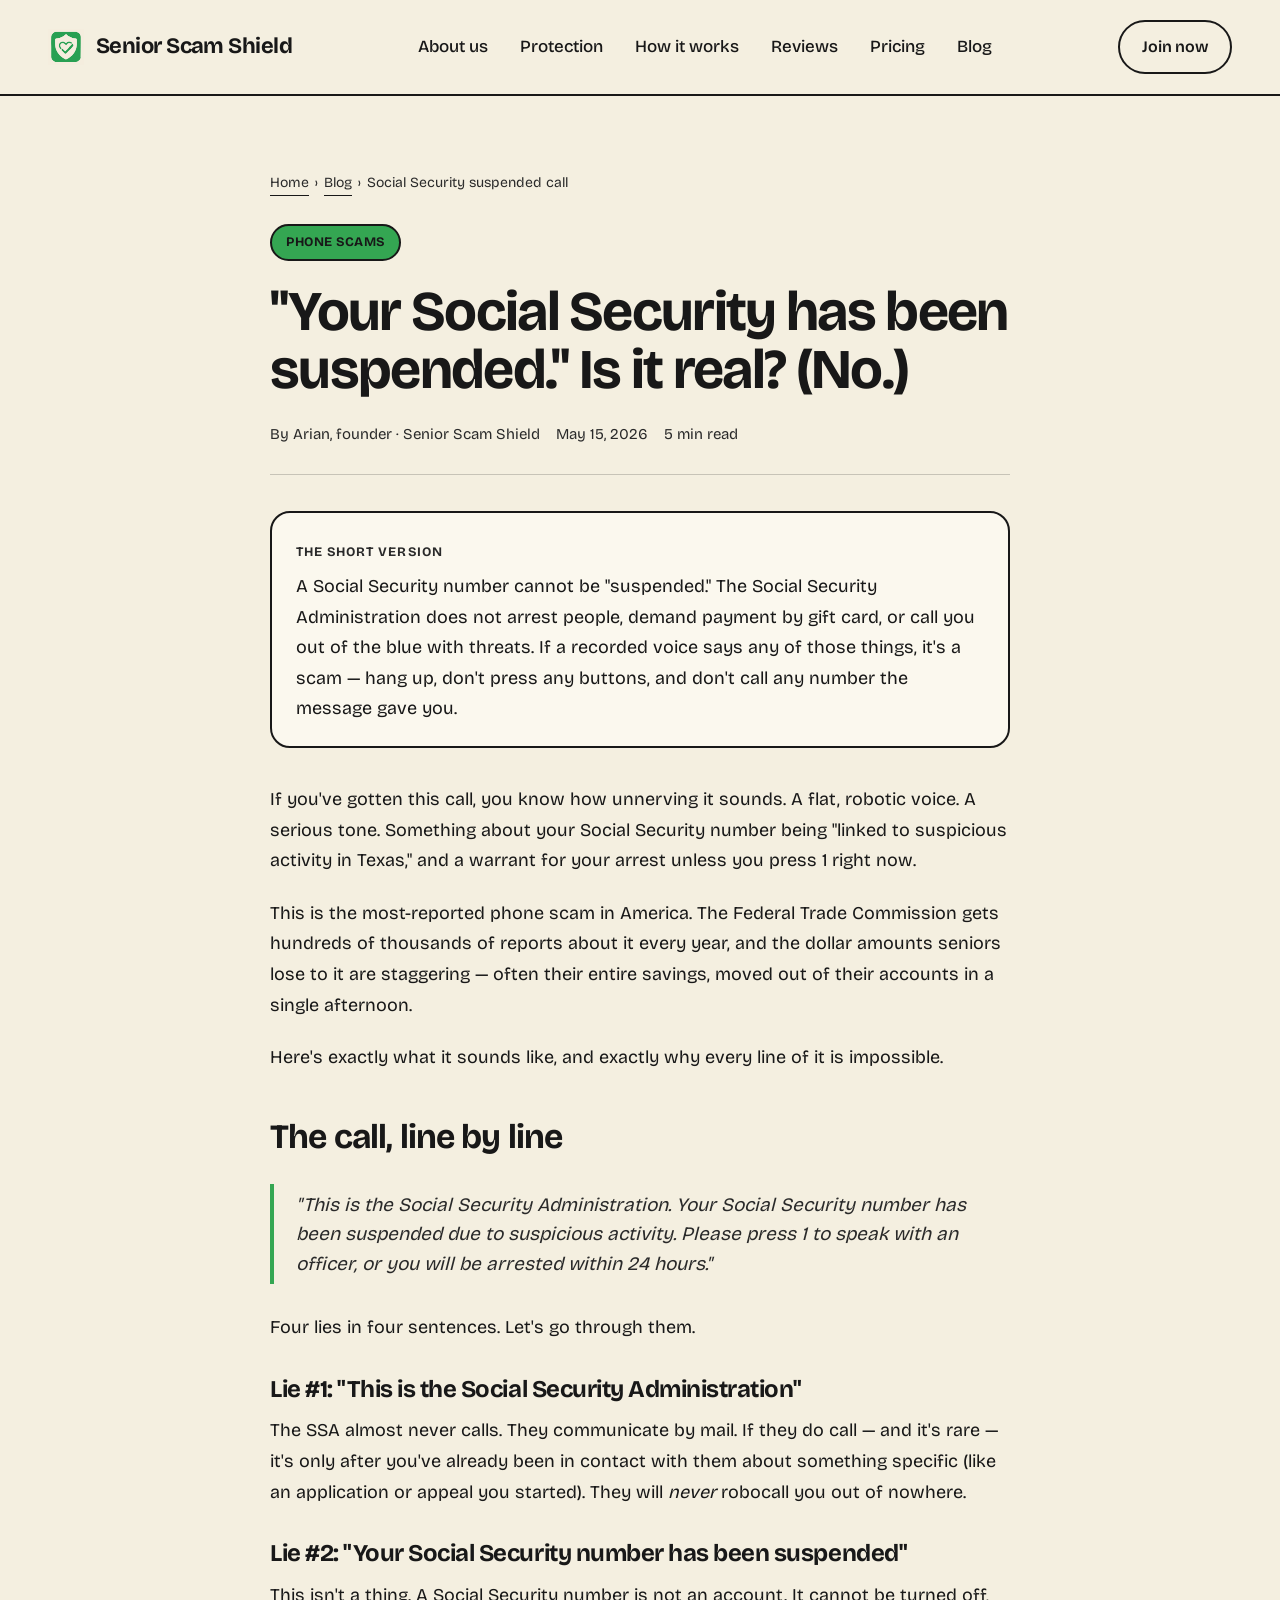
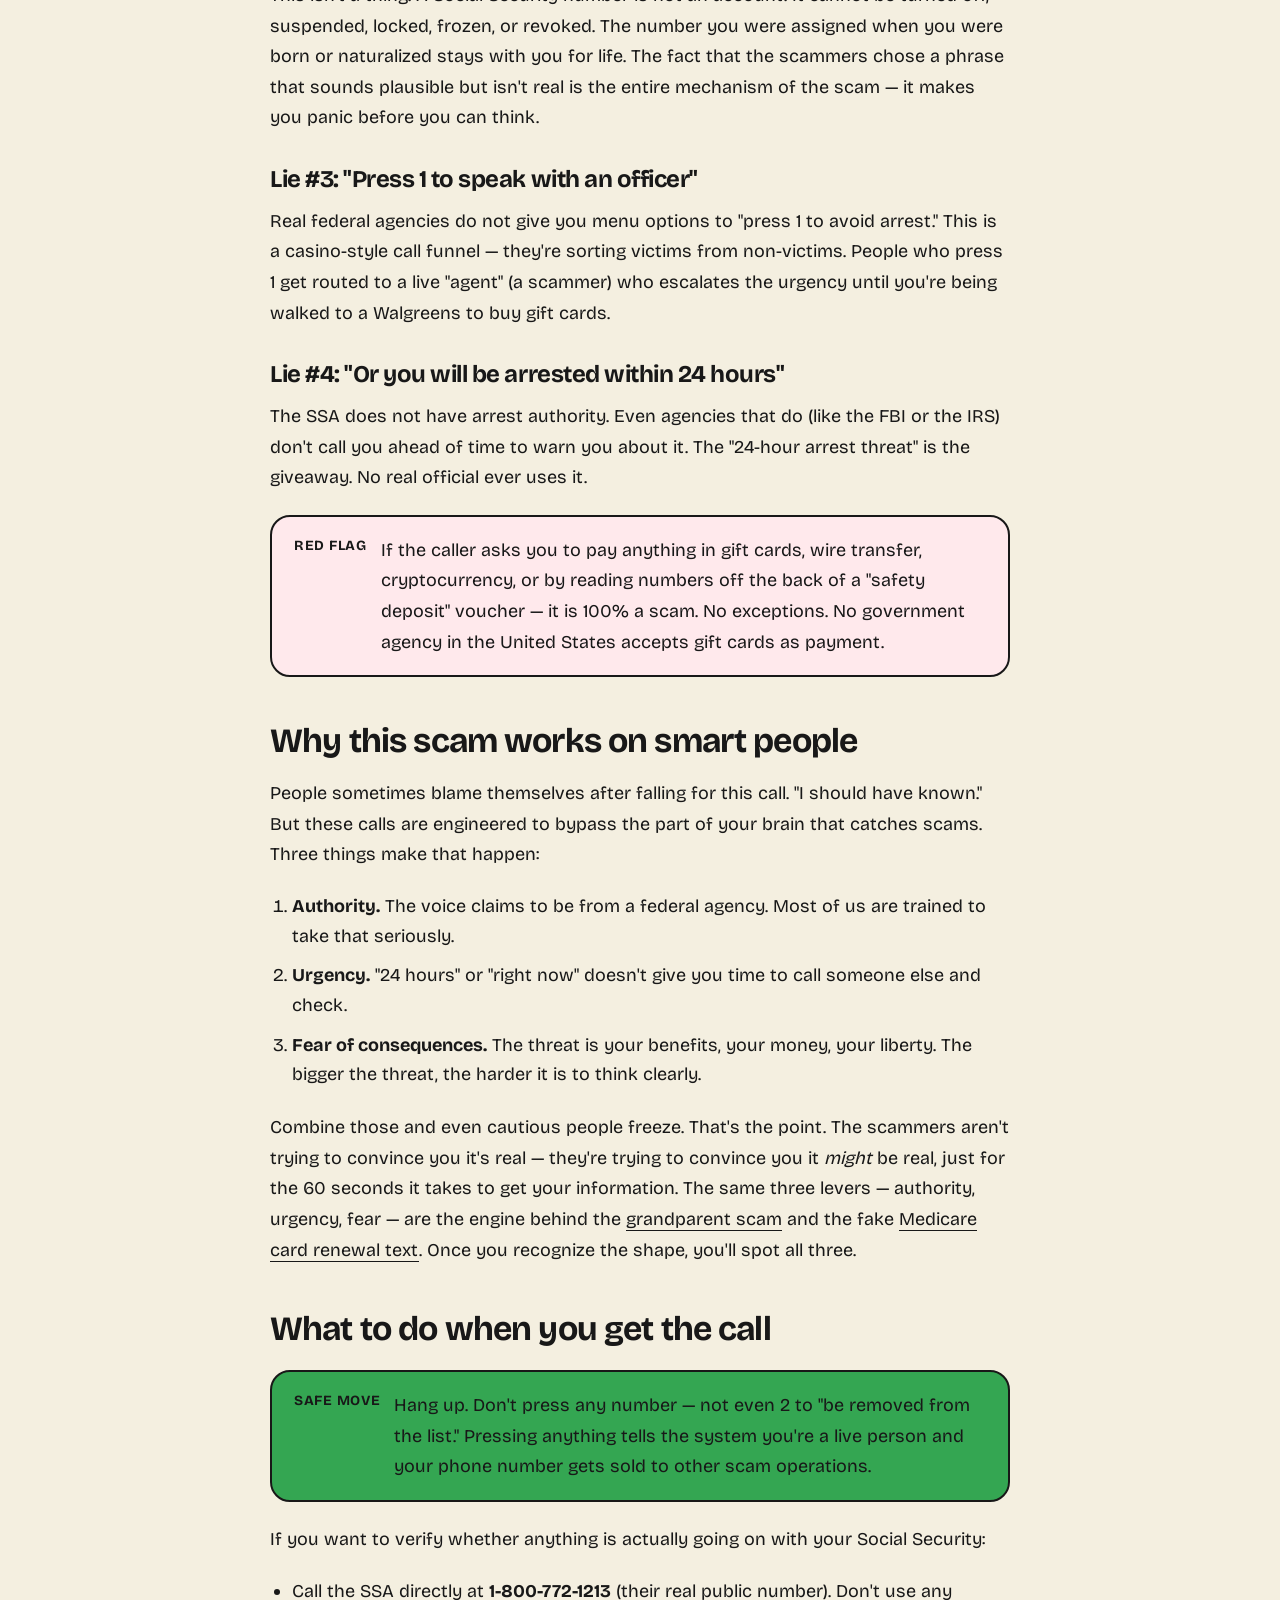
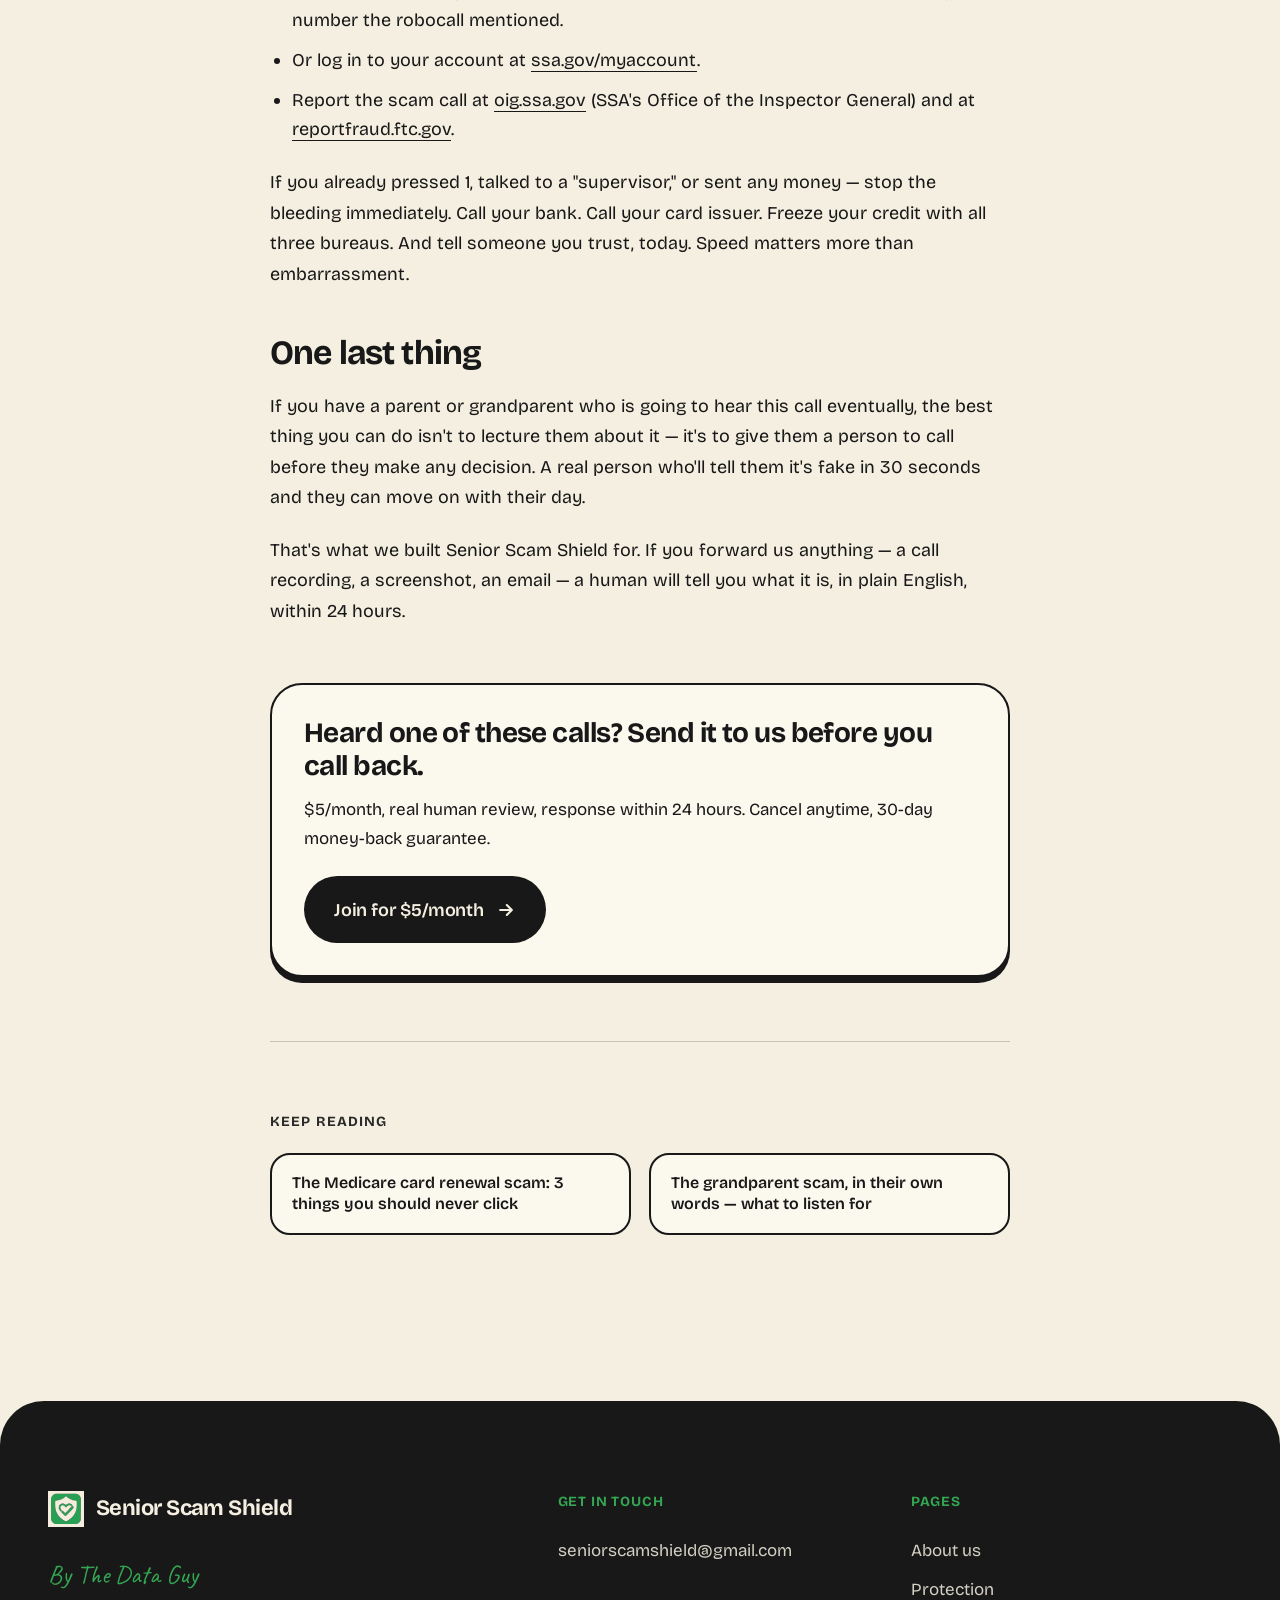
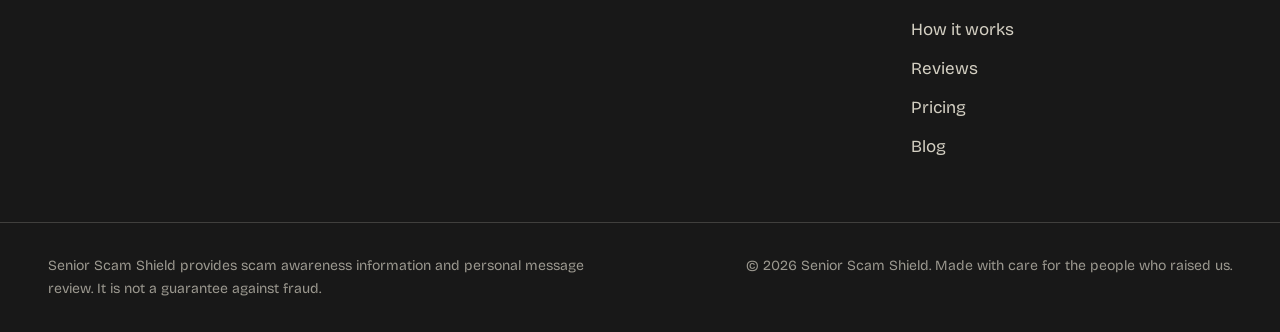
<file: blog/social-security-suspended-call.html>
<!DOCTYPE html>
<html lang="en">
<head>
<meta charset="UTF-8" />
<meta name="viewport" content="width=device-width, initial-scale=1.0" />
<title>"Your Social Security Has Been Suspended" — Why It's Always a Scam | Senior Scam Shield</title>
<meta name="description" content="The 'your Social Security number has been suspended' robocall is one of the most common scams targeting seniors. Here's exactly what the call sounds like, why it's fake, and what to do when one lands." />
<meta name="theme-color" content="#34A652" />
<meta name="robots" content="index, follow, max-image-preview:large" />
<link rel="canonical" href="https://seniorscamshield.io/blog/social-security-suspended-call.html" />

<meta property="og:type" content="article" />
<meta property="og:site_name" content="Senior Scam Shield" />
<meta property="og:title" content='"Your Social Security has been suspended." Is it real? (No.)' />
<meta property="og:description" content="A line-by-line breakdown of the Social Security suspension robocall and the four things real SSA never does." />
<meta property="og:url" content="https://seniorscamshield.io/blog/social-security-suspended-call.html" />
<meta property="og:image" content="https://seniorscamshield.io/public/og-image.png" />
<meta property="og:image:width" content="1200" />
<meta property="og:image:height" content="630" />
<meta property="article:published_time" content="2026-05-15" />
<meta property="article:author" content="Arian" />
<meta property="article:section" content="Phone scams" />

<meta name="twitter:card" content="summary_large_image" />
<meta name="twitter:title" content='"Your Social Security has been suspended." Is it real? (No.)' />
<meta name="twitter:description" content="Line-by-line breakdown of the SSA suspension robocall scam." />
<meta name="twitter:image" content="https://seniorscamshield.io/public/og-image.png" />

<link rel="icon" href="../favicon.svg" type="image/svg+xml" />

<link rel="preconnect" href="https://fonts.googleapis.com" />
<link rel="preconnect" href="https://fonts.gstatic.com" crossorigin />
<link rel="dns-prefetch" href="https://gumroad.com" />
<link href="https://fonts.googleapis.com/css2?family=Bricolage+Grotesque:opsz,wght@12..96,300;12..96,400;12..96,500;12..96,600;12..96,700;12..96,800&family=Caveat:wght@500;700&display=swap" rel="stylesheet" />
<link rel="stylesheet" href="../styles.css" />
<link rel="stylesheet" href="blog.css" />

<script type="application/ld+json">
{
  "@context": "https://schema.org",
  "@graph": [
    {
      "@type": "BlogPosting",
      "@id": "https://seniorscamshield.io/blog/social-security-suspended-call.html",
      "headline": "\"Your Social Security has been suspended.\" Is it real? (No.)",
      "description": "Line-by-line breakdown of the Social Security suspension robocall scam, why it works, and exactly what to do when you receive one.",
      "datePublished": "2026-05-15",
      "dateModified": "2026-05-15",
      "author": {
        "@type": "Person",
        "name": "Arian",
        "url": "https://seniorscamshield.io/#arian"
      },
      "publisher": {
        "@type": "Organization",
        "name": "Senior Scam Shield",
        "logo": {
          "@type": "ImageObject",
          "url": "https://seniorscamshield.io/public/logo.svg"
        }
      },
      "image": "https://seniorscamshield.io/public/og-image.png",
      "mainEntityOfPage": "https://seniorscamshield.io/blog/social-security-suspended-call.html",
      "inLanguage": "en-US",
      "articleSection": "Phone scams",
      "keywords": "social security suspended scam, ssa robocall, social security number suspended, ssa scam call"
    },
    {
      "@type": "BreadcrumbList",
      "itemListElement": [
        { "@type": "ListItem", "position": 1, "name": "Home", "item": "https://seniorscamshield.io/" },
        { "@type": "ListItem", "position": 2, "name": "Blog", "item": "https://seniorscamshield.io/blog/" },
        { "@type": "ListItem", "position": 3, "name": "Social Security suspended call" }
      ]
    }
  ]
}
</script>
</head>
<body>

<a href="#main" class="skip-link">Skip to content</a>

<header class="site-header">
  <div class="container header-inner">
    <a href="../" class="brand" aria-label="Senior Scam Shield home">
      <img src="../public/logo.svg" alt="" class="brand-mark" width="40" height="40" />
      <span class="brand-name">Senior Scam Shield</span>
    </a>
    <nav class="primary-nav" id="primary-nav" aria-label="Primary">
      <a href="../#about">About us</a>
      <a href="../#protection">Protection</a>
      <a href="../#how-it-works">How it works</a>
      <a href="../#reviews">Reviews</a>
      <a href="../#pricing">Pricing</a>
      <a href="./">Blog</a>
      <a href="https://seniorscamshield.gumroad.com/l/kubmg" class="mobile-join btn btn-primary btn-sm" data-checkout target="_blank" rel="noopener">Join now</a>
    </nav>
    <a href="https://seniorscamshield.gumroad.com/l/kubmg" class="btn btn-outline btn-sm desktop-join" data-checkout target="_blank" rel="noopener">Join now</a>
    <button class="menu-toggle" aria-label="Open menu" aria-expanded="false" aria-controls="primary-nav">
      <span></span><span></span><span></span>
    </button>
  </div>
</header>

<main id="main" class="article-wrap">
  <div class="container">
    <article class="article">
      <nav class="breadcrumb" aria-label="Breadcrumb">
        <a href="../">Home</a> <span aria-hidden="true">›</span>
        <a href="./">Blog</a> <span aria-hidden="true">›</span>
        <span>Social Security suspended call</span>
      </nav>

      <span class="post-eyebrow">Phone scams</span>
      <h1>"Your Social Security has been suspended." Is it real? (No.)</h1>

      <div class="article-meta">
        <span>By Arian, founder · Senior Scam Shield</span>
        <span>May 15, 2026</span>
        <span>5 min read</span>
      </div>

      <div class="tldr">
        <strong>The short version</strong>
        <p style="margin:0;">A Social Security number cannot be "suspended." The Social Security Administration does not arrest people, demand payment by gift card, or call you out of the blue with threats. If a recorded voice says any of those things, it's a scam — hang up, don't press any buttons, and don't call any number the message gave you.</p>
      </div>

      <p>If you've gotten this call, you know how unnerving it sounds. A flat, robotic voice. A serious tone. Something about your Social Security number being "linked to suspicious activity in Texas," and a warrant for your arrest unless you press 1 right now.</p>

      <p>This is the most-reported phone scam in America. The Federal Trade Commission gets hundreds of thousands of reports about it every year, and the dollar amounts seniors lose to it are staggering — often their entire savings, moved out of their accounts in a single afternoon.</p>

      <p>Here's exactly what it sounds like, and exactly why every line of it is impossible.</p>

      <h2>The call, line by line</h2>

      <blockquote>"This is the Social Security Administration. Your Social Security number has been suspended due to suspicious activity. Please press 1 to speak with an officer, or you will be arrested within 24 hours."</blockquote>

      <p>Four lies in four sentences. Let's go through them.</p>

      <h3>Lie #1: "This is the Social Security Administration"</h3>
      <p>The SSA almost never calls. They communicate by mail. If they do call — and it's rare — it's only after you've already been in contact with them about something specific (like an application or appeal you started). They will <em>never</em> robocall you out of nowhere.</p>

      <h3>Lie #2: "Your Social Security number has been suspended"</h3>
      <p>This isn't a thing. A Social Security number is not an account. It cannot be turned off, suspended, locked, frozen, or revoked. The number you were assigned when you were born or naturalized stays with you for life. The fact that the scammers chose a phrase that sounds plausible but isn't real is the entire mechanism of the scam — it makes you panic before you can think.</p>

      <h3>Lie #3: "Press 1 to speak with an officer"</h3>
      <p>Real federal agencies do not give you menu options to "press 1 to avoid arrest." This is a casino-style call funnel — they're sorting victims from non-victims. People who press 1 get routed to a live "agent" (a scammer) who escalates the urgency until you're being walked to a Walgreens to buy gift cards.</p>

      <h3>Lie #4: "Or you will be arrested within 24 hours"</h3>
      <p>The SSA does not have arrest authority. Even agencies that do (like the FBI or the IRS) don't call you ahead of time to warn you about it. The "24-hour arrest threat" is the giveaway. No real official ever uses it.</p>

      <div class="red-flag">
        <span class="tag">Red flag</span>
        <p style="margin:0;">If the caller asks you to pay anything in gift cards, wire transfer, cryptocurrency, or by reading numbers off the back of a "safety deposit" voucher — it is 100% a scam. No exceptions. No government agency in the United States accepts gift cards as payment.</p>
      </div>

      <h2>Why this scam works on smart people</h2>

      <p>People sometimes blame themselves after falling for this call. "I should have known." But these calls are engineered to bypass the part of your brain that catches scams. Three things make that happen:</p>

      <ol>
        <li><strong>Authority.</strong> The voice claims to be from a federal agency. Most of us are trained to take that seriously.</li>
        <li><strong>Urgency.</strong> "24 hours" or "right now" doesn't give you time to call someone else and check.</li>
        <li><strong>Fear of consequences.</strong> The threat is your benefits, your money, your liberty. The bigger the threat, the harder it is to think clearly.</li>
      </ol>

      <p>Combine those and even cautious people freeze. That's the point. The scammers aren't trying to convince you it's real — they're trying to convince you it <em>might</em> be real, just for the 60 seconds it takes to get your information. The same three levers — authority, urgency, fear — are the engine behind the <a href="grandparent-scam.html">grandparent scam</a> and the fake <a href="medicare-card-renewal-scam.html">Medicare card renewal text</a>. Once you recognize the shape, you'll spot all three.</p>

      <h2>What to do when you get the call</h2>

      <div class="safe-tip">
        <span class="tag">Safe move</span>
        <p style="margin:0;">Hang up. Don't press any number — not even 2 to "be removed from the list." Pressing anything tells the system you're a live person and your phone number gets sold to other scam operations.</p>
      </div>

      <p>If you want to verify whether anything is actually going on with your Social Security:</p>
      <ul>
        <li>Call the SSA directly at <strong>1-800-772-1213</strong> (their real public number). Don't use any number the robocall mentioned.</li>
        <li>Or log in to your account at <a href="https://www.ssa.gov/myaccount/" target="_blank" rel="noopener">ssa.gov/myaccount</a>.</li>
        <li>Report the scam call at <a href="https://oig.ssa.gov/" target="_blank" rel="noopener">oig.ssa.gov</a> (SSA's Office of the Inspector General) and at <a href="https://reportfraud.ftc.gov/" target="_blank" rel="noopener">reportfraud.ftc.gov</a>.</li>
      </ul>

      <p>If you already pressed 1, talked to a "supervisor," or sent any money — stop the bleeding immediately. Call your bank. Call your card issuer. Freeze your credit with all three bureaus. And tell someone you trust, today. Speed matters more than embarrassment.</p>

      <h2>One last thing</h2>

      <p>If you have a parent or grandparent who is going to hear this call eventually, the best thing you can do isn't to lecture them about it — it's to give them a person to call before they make any decision. A real person who'll tell them it's fake in 30 seconds and they can move on with their day.</p>

      <p>That's what we built Senior Scam Shield for. If you forward us anything — a call recording, a screenshot, an email — a human will tell you what it is, in plain English, within 24 hours.</p>

      <div class="article-cta">
        <h3>Heard one of these calls? Send it to us before you call back.</h3>
        <p>$5/month, real human review, response within 24 hours. Cancel anytime, 30-day money-back guarantee.</p>
        <a href="https://seniorscamshield.gumroad.com/l/kubmg" class="btn btn-primary" data-checkout target="_blank" rel="noopener">
          Join for $5/month
          <svg viewBox="0 0 24 24" aria-hidden="true"><path d="M5 12h13M13 6l6 6-6 6" fill="none" stroke="currentColor" stroke-width="2.5" stroke-linecap="round" stroke-linejoin="round"/></svg>
        </a>
      </div>

      <section class="related">
        <h3>Keep reading</h3>
        <div class="related-list">
          <a href="medicare-card-renewal-scam.html">The Medicare card renewal scam: 3 things you should never click</a>
          <a href="grandparent-scam.html">The grandparent scam, in their own words — what to listen for</a>
        </div>
      </section>
    </article>
  </div>
</main>

<footer class="site-footer">
  <div class="container footer-inner">
    <div class="footer-brand">
      <a href="../" class="brand brand-light">
        <img src="../public/logo.svg" alt="" class="brand-mark" width="40" height="40" />
        <span class="brand-name">Senior Scam Shield</span>
      </a>
      <p class="footer-tag">By The Data Guy</p>
    </div>
    <div class="footer-cols">
      <div>
        <h4>Get in touch</h4>
        <address>
          <a href="mailto:seniorscamshield@gmail.com" class="footer-link">seniorscamshield@gmail.com</a>
        </address>
      </div>
      <div>
        <h4>Pages</h4>
        <a href="../#about" class="footer-link">About us</a>
        <a href="../#protection" class="footer-link">Protection</a>
        <a href="../#how-it-works" class="footer-link">How it works</a>
        <a href="../#reviews" class="footer-link">Reviews</a>
        <a href="../#pricing" class="footer-link">Pricing</a>
        <a href="./" class="footer-link">Blog</a>
      </div>
    </div>
  </div>
  <div class="container footer-disclaimer">
    <p>Senior Scam Shield provides scam awareness information and personal message review. It is not a guarantee against fraud.</p>
    <p class="footer-copy">© 2026 Senior Scam Shield. Made with care for the people who raised us.</p>
  </div>
</footer>

<script src="../script.js" defer></script>
</body>
</html>
</file>
<file: styles.css>
/* =========================================================
   Senior Scam Shield — Landing Page
   Tokens
========================================================= */
:root {
  /* Colors */
  --cream: #F4EFE0;
  --cream-2: #ECE6D2;
  --paper: #FBF8EE;
  --ink: #181818;
  --ink-soft: #2A2A2A;
  --lime: #34A652;
  --lime-deep: #2E944A;
  --green: #34A652;
  --primary-green: #34A652;
  --green-hover: #2E944A;
  --green-soft: #E8F6EC;
  --rose: #FF8FA1;
  --sun: #FFD66B;
  --line: #1818181A;
  --line-strong: #18181833;

  /* Type */
  --font-sans: 'Bricolage Grotesque', system-ui, -apple-system, sans-serif;
  --font-hand: 'Caveat', cursive;

  /* Radii */
  --r-sm: 12px;
  --r-md: 20px;
  --r-lg: 32px;
  --r-xl: 44px;
  --r-full: 999px;

  /* Spacing */
  --pad-section: clamp(64px, 8vw, 140px);
  --pad-container: clamp(20px, 4vw, 48px);
}

/* =========================================================
   Reset
========================================================= */
*, *::before, *::after { box-sizing: border-box; }
* { margin: 0; }
html { scroll-behavior: smooth; }
body {
  font-family: var(--font-sans);
  font-size: 19px;
  line-height: 1.6;
  color: var(--ink);
  background: var(--cream);
  -webkit-font-smoothing: antialiased;
  text-rendering: optimizeLegibility;
  overflow-x: hidden;
}
img, svg { display: block; max-width: 100%; }
a { color: inherit; text-decoration: none; }
button { font: inherit; color: inherit; background: none; border: 0; cursor: pointer; }
address { font-style: normal; }

.skip-link {
  position: absolute;
  left: -9999px;
  top: 0;
  background: var(--ink);
  color: var(--cream);
  padding: 14px 22px;
  border-radius: 0 0 var(--r-md) 0;
  font-weight: 600;
  z-index: 100;
}
.skip-link:focus { left: 0; outline: 3px solid var(--lime); outline-offset: 2px; }

/* Visible focus for keyboard users */
:focus { outline: none; }
a:focus-visible,
button:focus-visible,
.acc-head:focus-visible,
.faq-q:focus-visible {
  outline: 3px solid var(--ink);
  outline-offset: 4px;
  border-radius: 6px;
}
.btn:focus-visible {
  outline: 3px solid var(--ink);
  outline-offset: 4px;
}

/* =========================================================
   Doodle base utilities
========================================================= */
.doodle {
  display: block;
  object-fit: contain;
  user-select: none;
  -webkit-user-drag: none;
}
.doodle-small {
  width: 36px;
  height: 36px;
  object-fit: contain;
  flex-shrink: 0;
}
.doodle-accent {
  width: clamp(80px, 8vw, 120px);
  height: auto;
}
.doodle-section {
  width: clamp(180px, 22vw, 280px);
  height: auto;
}

/* =========================================================
   Layout helpers
========================================================= */
.container {
  width: 100%;
  max-width: 1280px;
  margin-inline: auto;
  padding-inline: var(--pad-container);
}

.section {
  padding-block: var(--pad-section);
  position: relative;
}

/* =========================================================
   Typography
========================================================= */
.display {
  font-family: var(--font-sans);
  font-weight: 700;
  letter-spacing: -0.035em;
  line-height: 0.95;
  font-size: clamp(48px, 8.4vw, 116px);
  color: var(--ink);
}
.section-title {
  font-family: var(--font-sans);
  font-weight: 700;
  letter-spacing: -0.03em;
  line-height: 1.02;
  font-size: clamp(38px, 5.5vw, 76px);
  color: var(--ink);
}
.section-title em {
  font-style: italic;
  font-weight: 700;
}
.section-eyebrow {
  display: inline-block;
  background: var(--lime);
  color: var(--ink);
  padding: 6px 16px;
  border-radius: var(--r-full);
  font-size: 16px;
  font-weight: 600;
  letter-spacing: -0.01em;
  border: 2px solid var(--ink);
}
.eyebrow-light {
  background: transparent;
  color: var(--cream);
  border-color: var(--cream);
}
.section-sub {
  margin-top: 18px;
  max-width: 620px;
  font-size: 19px;
  color: var(--ink-soft);
}

.section-header { margin-bottom: clamp(40px, 5vw, 72px); }
.section-header .section-title { margin-top: 22px; }
.section-header-row {
  display: flex;
  align-items: flex-end;
  justify-content: space-between;
  gap: 32px;
  flex-wrap: wrap;
}
.section-header-row > div { flex: 1; min-width: 280px; }
.doodle-seal {
  width: clamp(120px, 14vw, 180px);
  height: auto;
  transform: rotate(8deg);
  filter: drop-shadow(0 4px 0 rgba(24,24,24,.08));
}

/* =========================================================
   Buttons
========================================================= */
.btn {
  display: inline-flex;
  align-items: center;
  gap: 12px;
  padding: 18px 28px;
  font-weight: 600;
  font-size: 18px;
  letter-spacing: -0.01em;
  border-radius: var(--r-full);
  transition: transform .2s ease, box-shadow .2s ease, background .2s ease;
  border: 2px solid var(--ink);
}
.btn svg { width: 20px; height: 20px; }
.btn:hover { transform: translate(-2px, -2px); box-shadow: 4px 4px 0 0 var(--ink); }

.btn-primary { background: var(--ink); color: var(--cream); }
.btn-primary:hover { box-shadow: 4px 4px 0 0 var(--lime); }

.btn-dark { background: var(--ink); color: var(--cream); }
.btn-dark:hover { box-shadow: 4px 4px 0 0 var(--cream); }

.btn-outline { background: transparent; color: var(--ink); }
.btn-outline:hover { background: var(--ink); color: var(--cream); }

.btn-sm { padding: 12px 22px; font-size: 16px; }
.btn-large { padding: 22px 36px; font-size: 20px; }

.micro-note {
  display: inline-flex;
  align-items: center;
  gap: 8px;
  font-size: 15px;
  color: var(--ink-soft);
}
.micro-note svg { width: 18px; height: 18px; flex-shrink: 0; }

/* =========================================================
   Header
========================================================= */
.site-header {
  position: sticky;
  top: 0;
  z-index: 50;
  background: var(--cream);
  border-bottom: 2px solid var(--ink);
}
.header-inner {
  display: flex;
  align-items: center;
  justify-content: space-between;
  gap: 28px;
  padding-block: 20px;
}
.brand {
  display: inline-flex;
  align-items: center;
  gap: 12px;
  font-weight: 700;
  font-size: 22px;
  letter-spacing: -0.025em;
}
.brand-mark { width: 36px; height: 36px; flex-shrink: 0; }
.brand-name { white-space: nowrap; }

.primary-nav {
  display: flex;
  gap: 28px;
  font-size: 17px;
  font-weight: 500;
  align-items: center;
}
/* Join-in-nav: only shown when nav drops down on mobile */
.mobile-join { display: none; }
.primary-nav a {
  position: relative;
  padding: 4px 2px;
}
.primary-nav a::after {
  content: "";
  position: absolute;
  left: 0;
  right: 100%;
  bottom: 0;
  height: 2px;
  background: var(--ink);
  transition: right .3s ease;
}
.primary-nav a:hover::after { right: 0; }

.menu-toggle {
  display: none;
  width: 44px;
  height: 44px;
  flex-direction: column;
  justify-content: center;
  align-items: center;
  gap: 5px;
  border: 2px solid var(--ink);
  border-radius: var(--r-full);
}
.menu-toggle span {
  display: block;
  width: 18px;
  height: 2px;
  background: var(--ink);
  border-radius: 2px;
}

/* =========================================================
   Hero
========================================================= */
.hero {
  padding-top: clamp(40px, 6vw, 96px);
  padding-bottom: clamp(60px, 7vw, 100px);
  position: relative;
  overflow: hidden;
}
.hero-grid {
  display: grid;
  grid-template-columns: 1.05fr 1fr;
  gap: clamp(40px, 6vw, 80px);
  align-items: center;
}
.eyebrow {
  display: inline-flex;
  align-items: center;
  gap: 10px;
  padding: 8px 18px;
  background: var(--paper);
  border: 2px solid var(--ink);
  border-radius: var(--r-full);
  font-size: 15px;
  font-weight: 500;
  letter-spacing: -0.005em;
  margin-bottom: 28px;
}
.eyebrow-dot {
  width: 10px;
  height: 10px;
  background: var(--lime);
  border-radius: 50%;
  border: 1.5px solid var(--ink);
}

.hl {
  position: relative;
  display: inline-block;
}
.hl::before {
  content: "";
  position: absolute;
  inset: 6% -4% 12% -4%;
  background: var(--lime);
  border-radius: 12px;
  z-index: -1;
  transform: rotate(-1deg);
}
.underline-doodle {
  position: absolute;
  left: 0;
  right: 0;
  bottom: -8px;
  width: 100%;
  height: 14px;
}

.lede {
  margin-top: 32px;
  font-size: clamp(18px, 1.6vw, 22px);
  max-width: 540px;
  color: var(--ink-soft);
  line-height: 1.55;
}
.cta-row {
  margin-top: 36px;
  display: flex;
  flex-wrap: wrap;
  align-items: center;
  gap: 22px;
}

/* Hero illustration */
.hero-art {
  position: relative;
  display: flex;
  align-items: center;
  justify-content: center;
  min-height: 600px;
  transform: translateY(-64px);
}
.hero-orbits {
  position: absolute;
  inset: 0;
  width: 100%;
  height: 100%;
  z-index: 1;
  pointer-events: none;
}
.doodle-hero {
  position: relative;
  z-index: 2;
  width: clamp(340px, 55vw, 720px);
  height: auto;
  filter: drop-shadow(0 8px 0 rgba(24,24,24,.06));
  animation: float 6s ease-in-out infinite;
}
@keyframes float {
  0%, 100% { transform: translateY(0); }
  50% { transform: translateY(-8px); }
}
.hero-handnote {
  position: absolute;
  font-family: var(--font-hand);
  font-size: 26px;
  color: var(--ink);
  transform: rotate(-6deg);
  bottom: 2%;
  left: 4%;
  z-index: 3;
}

/* =========================================================
   Trust strip
========================================================= */
.trust-strip {
  background: var(--ink);
  color: var(--cream);
  padding-block: 26px;
  border-block: 2px solid var(--ink);
  overflow: hidden;
}
.trust-track {
  display: flex;
  align-items: center;
  justify-content: space-between;
  gap: 18px;
  font-size: 18px;
  font-weight: 500;
  letter-spacing: -0.01em;
  flex-wrap: wrap;
}
.trust-item {
  display: inline-flex;
  align-items: center;
  gap: 12px;
}
.trust-item .doodle-small {
  background: var(--cream);
  border-radius: 12px;
  padding: 4px;
  border: 1.5px solid rgba(244,239,224,.16);
}
.trust-sep { color: var(--lime); font-size: 14px; }

/* =========================================================
   Cards (Protection)
========================================================= */
.section-protection { background: var(--cream); }

.card-grid {
  display: grid;
  grid-template-columns: repeat(2, 1fr);
  gap: 28px;
}
.card {
  position: relative;
  border-radius: var(--r-lg);
  border: 2px solid var(--ink);
  padding: 36px 36px 32px;
  display: flex;
  flex-direction: column;
  gap: 18px;
  box-shadow: 0 6px 0 0 var(--ink);
  transition: transform .25s ease, box-shadow .25s ease;
  min-height: 320px;
}
.card:hover {
  transform: translate(-3px, -3px);
  box-shadow: 9px 9px 0 0 var(--ink);
}
.card-cream { background: var(--paper); }
.card-lime { background: var(--lime); }
.card-black { background: var(--ink); color: var(--cream); border-color: var(--ink); }
.card-black .learn-more { color: var(--cream); }

.card-title {
  font-size: clamp(22px, 2vw, 30px);
  font-weight: 700;
  letter-spacing: -0.02em;
  line-height: 1.1;
}
.card p {
  font-size: 17px;
  line-height: 1.55;
  color: inherit;
  opacity: .92;
  max-width: 28em;
  padding-right: 120px;
}
.learn-more {
  display: inline-flex;
  align-items: center;
  gap: 10px;
  font-weight: 600;
  font-size: 16px;
  margin-top: auto;
  padding-top: 12px;
  align-self: flex-start;
}
.learn-more svg { width: 18px; height: 18px; transition: transform .2s ease; }
.learn-more:hover svg { transform: translateX(4px); }
.learn-more-lime { color: var(--lime); }
.learn-more-light { color: var(--cream); }

/* Card doodle illustration (img) */
.card .doodle-card {
  position: absolute;
  top: 22px;
  right: 22px;
  width: clamp(80px, 8vw, 110px);
  height: auto;
  transition: transform .3s ease;
  transform: rotate(-2deg);
}
.card:hover .doodle-card { transform: translateY(-3px) rotate(2deg); }
/* On lime/black cards the cream PNG-background creates a seam — wrap with cream tile */
.card-lime .doodle-card,
.card-black .doodle-card {
  background: var(--paper);
  border: 2px solid var(--ink);
  border-radius: 18px;
  padding: 6px;
}
.card .card-title { padding-right: 110px; max-width: 18ch; }

/* =========================================================
   Accordion (How it works)
========================================================= */
.section-how { background: var(--cream); padding-top: clamp(48px, 6vw, 80px); }

.accordion {
  display: flex;
  flex-direction: column;
  gap: 22px;
}
.acc-row {
  border: 2px solid var(--ink);
  border-radius: var(--r-lg);
  background: var(--paper);
  box-shadow: 0 6px 0 0 var(--ink);
  overflow: hidden;
  transition: background .3s ease;
}
.acc-row.acc-lime { background: var(--lime); }

.acc-head {
  display: grid;
  grid-template-columns: auto auto 1fr auto;
  align-items: center;
  gap: 22px;
  width: 100%;
  padding: 24px 34px;
  text-align: left;
}
.acc-doodle-inline {
  width: 56px;
  height: 56px;
  object-fit: contain;
  flex-shrink: 0;
  border-radius: 14px;
  border: 1.5px solid var(--ink);
  background: var(--paper);
  padding: 4px;
}
.acc-doodle img { max-width: 200px; height: auto; }
.acc-num {
  font-size: 24px;
  font-weight: 700;
  letter-spacing: -0.02em;
}
.acc-title {
  font-size: clamp(22px, 2.4vw, 32px);
  font-weight: 700;
  letter-spacing: -0.025em;
  line-height: 1.1;
}
.acc-icon { width: 44px; height: 44px; }
.acc-icon svg { width: 100%; height: 100%; transition: transform .3s ease; }

.acc-body {
  max-height: 0;
  overflow: hidden;
  transition: max-height .4s ease;
}
.acc-row.is-open .acc-body { max-height: 600px; }
.acc-row.is-open .acc-icon svg { transform: rotate(45deg); }

.acc-body-grid {
  display: grid;
  grid-template-columns: 1.4fr 1fr;
  gap: 40px;
  padding: 0 34px 32px;
  align-items: center;
}
.acc-body-grid p {
  font-size: 18px;
  line-height: 1.6;
  max-width: 56ch;
}
.acc-doodle { display: flex; justify-content: flex-end; }
.acc-doodle img { max-width: 220px; height: auto; transform: rotate(-3deg); }

/* =========================================================
   Scam examples
========================================================= */
.section-examples { background: var(--cream); padding-bottom: clamp(40px, 5vw, 72px); }

.examples-card {
  background: var(--ink);
  color: var(--cream);
  border-radius: var(--r-xl);
  padding: clamp(40px, 6vw, 80px) clamp(28px, 5vw, 70px);
  position: relative;
}
.examples-head { display: flex; justify-content: space-between; align-items: end; flex-wrap: wrap; gap: 24px; margin-bottom: 52px; }
.examples-title {
  font-size: clamp(34px, 4.5vw, 56px);
  font-weight: 700;
  letter-spacing: -0.03em;
  line-height: 1.05;
  max-width: 14ch;
}
.examples-sub { color: rgba(244,239,224,.72); font-size: 17px; max-width: 32ch; }

.examples-grid {
  display: grid;
  grid-template-columns: repeat(4, 1fr);
  gap: 28px;
}
.example {
  border-top: 2px solid rgba(244,239,224,.25);
  padding-top: 24px;
  display: flex;
  flex-direction: column;
}
.icon-tile {
  width: 64px;
  height: 64px;
  border-radius: 18px;
  background: var(--cream);
  border: 1.5px solid var(--cream);
  display: grid;
  place-items: center;
  margin-bottom: 20px;
  box-shadow: 0 4px 0 0 rgba(0,0,0,.35);
}
.icon-tile img {
  width: 44px;
  height: 44px;
  object-fit: contain;
}
.example-num {
  font-family: var(--font-sans);
  font-size: 14px;
  font-weight: 700;
  letter-spacing: 0.05em;
  color: var(--lime);
  margin-bottom: 18px;
}
.example h3 {
  font-size: 24px;
  font-weight: 700;
  letter-spacing: -0.02em;
  margin-bottom: 12px;
  line-height: 1.15;
}
.example p {
  font-size: 16px;
  color: rgba(244,239,224,.72);
  line-height: 1.6;
  margin-bottom: 22px;
}

/* =========================================================
   Founders
========================================================= */
.section-founders { background: var(--cream); }

.founder-grid {
  display: grid;
  grid-template-columns: repeat(2, 1fr);
  gap: 28px;
}
.founder {
  background: var(--paper);
  border: 2px solid var(--ink);
  border-radius: var(--r-lg);
  padding: 36px;
  box-shadow: 0 6px 0 0 var(--ink);
  transition: transform .25s ease, box-shadow .25s ease;
}
.founder:hover { transform: translate(-3px, -3px); box-shadow: 9px 9px 0 0 var(--ink); }

.founder-top {
  display: flex;
  align-items: center;
  justify-content: space-between;
  gap: 18px;
  margin-bottom: 28px;
}
.avatar {
  width: 84px; height: 84px;
  background: var(--lime);
  border: 2px solid var(--ink);
  border-radius: 50%;
  display: grid;
  place-items: center;
  font-size: 36px;
  font-weight: 700;
  letter-spacing: -0.02em;
}
.avatar-dark { background: var(--ink); color: var(--lime); }

.badge {
  display: inline-flex;
  align-items: center;
  gap: 8px;
  padding: 8px 14px;
  background: var(--cream);
  border: 2px solid var(--ink);
  border-radius: var(--r-full);
  font-size: 14px;
  font-weight: 600;
}
.badge svg { width: 16px; height: 16px; }

.founder h3 {
  font-size: clamp(24px, 2.4vw, 32px);
  font-weight: 700;
  letter-spacing: -0.02em;
  line-height: 1.1;
  margin-bottom: 6px;
}
.founder-role {
  font-size: 15px;
  color: var(--ink-soft);
  margin-bottom: 18px;
  display: inline-block;
  padding: 4px 12px;
  background: var(--cream);
  border-radius: var(--r-full);
  border: 1.5px dashed var(--line-strong);
}
.founder p {
  font-size: 17px;
  line-height: 1.6;
  color: var(--ink-soft);
}

/* =========================================================
   Reviews
========================================================= */
.section-reviews { background: var(--cream); }

.reviews-card {
  background: var(--ink);
  color: var(--cream);
  border-radius: var(--r-xl);
  padding: clamp(40px, 6vw, 80px) clamp(28px, 5vw, 64px);
}
.reviews-head {
  display: flex;
  justify-content: space-between;
  align-items: end;
  flex-wrap: wrap;
  gap: 24px;
  margin-bottom: 48px;
}
.reviews-accent {
  width: clamp(90px, 9vw, 130px);
  height: auto;
  transform: rotate(-8deg);
  background: var(--paper);
  border: 2px solid var(--ink);
  border-radius: 24px;
  padding: 8px;
}
.reviews-title {
  font-size: clamp(34px, 4.5vw, 56px);
  font-weight: 700;
  letter-spacing: -0.03em;
  line-height: 1.05;
}

.reviews-grid {
  display: grid;
  grid-template-columns: repeat(3, 1fr);
  gap: 24px;
}
.review {
  background: rgba(244,239,224,.06);
  border: 2px solid rgba(244,239,224,.18);
  border-radius: var(--r-md);
  padding: 32px 28px 28px;
  display: flex;
  flex-direction: column;
  gap: 18px;
  position: relative;
}
.review-lime {
  background: var(--lime);
  color: var(--ink);
  border-color: var(--ink);
}
.review-lime .review-author span { color: var(--ink-soft); }

.stars { color: var(--lime); font-size: 22px; letter-spacing: 2px; }
.review-lime .stars { color: var(--ink); }
.review blockquote {
  font-size: 19px;
  line-height: 1.5;
  font-weight: 500;
  letter-spacing: -0.01em;
}
.review-author {
  display: flex;
  align-items: center;
  gap: 14px;
  margin-top: auto;
  padding-top: 18px;
  border-top: 1.5px solid rgba(244,239,224,.16);
}
.review-lime .review-author { border-top-color: rgba(24,24,24,.2); }
.review-avatar {
  width: 46px; height: 46px;
  background: var(--lime);
  color: var(--ink);
  border: 2px solid var(--ink);
  border-radius: 50%;
  display: grid;
  place-items: center;
  font-weight: 700;
  font-size: 18px;
}
.review-lime .review-avatar { background: var(--ink); color: var(--lime); }
.review-author strong { display: block; font-size: 17px; font-weight: 700; }
.review-author span { font-size: 14px; color: rgba(244,239,224,.6); }

/* =========================================================
   FAQ
========================================================= */
.section-faq { background: var(--cream); }
.faq-layout {
  display: grid;
  grid-template-columns: 1fr 1.4fr;
  gap: clamp(40px, 6vw, 96px);
  align-items: start;
}
.faq-side .section-title { margin-top: 22px; }
.faq-side .section-sub { margin-top: 22px; }
.faq-side .section-sub a { font-weight: 600; border-bottom: 2px solid var(--ink); }
.faq-doodle {
  width: clamp(180px, 22vw, 260px);
  height: auto;
  margin-top: 36px;
  transform: rotate(-4deg);
}

.faq-list { display: flex; flex-direction: column; gap: 14px; }
.faq-row {
  border: 2px solid var(--ink);
  border-radius: var(--r-md);
  background: var(--paper);
  overflow: hidden;
  transition: background .3s ease;
}
.faq-row.is-open { background: var(--lime); }
.faq-q {
  display: flex;
  justify-content: space-between;
  align-items: center;
  width: 100%;
  text-align: left;
  padding: 22px 26px;
  font-size: 19px;
  font-weight: 600;
  letter-spacing: -0.015em;
  gap: 18px;
}
.faq-q span:first-child { line-height: 1.3; }
.faq-toggle {
  width: 36px; height: 36px;
  border: 2px solid var(--ink);
  border-radius: 50%;
  display: grid;
  place-items: center;
  flex-shrink: 0;
  background: var(--cream);
  transition: transform .3s ease, background .3s ease;
}
.faq-toggle svg { width: 18px; height: 18px; }
.faq-row.is-open .faq-toggle { transform: rotate(180deg); background: var(--ink); color: var(--cream); }

.faq-a {
  max-height: 0;
  overflow: hidden;
  transition: max-height .4s ease;
}
.faq-row.is-open .faq-a { max-height: 400px; }
.faq-a p {
  padding: 0 26px 24px;
  font-size: 17px;
  line-height: 1.6;
  color: var(--ink-soft);
  max-width: 60ch;
}
.faq-row.is-open .faq-a p { color: var(--ink); }

/* =========================================================
   Final CTA
========================================================= */
.section-cta { padding-top: 40px; padding-bottom: 40px; background: var(--cream); }

.final-cta {
  position: relative;
  background: var(--lime);
  border: 2px solid var(--ink);
  border-radius: var(--r-xl);
  padding: clamp(48px, 7vw, 100px) clamp(24px, 5vw, 80px);
  overflow: hidden;
  box-shadow: 0 8px 0 0 var(--ink);
}
.final-cta-inner {
  position: relative;
  z-index: 2;
  display: grid;
  grid-template-columns: 1.25fr 1fr;
  gap: clamp(32px, 5vw, 72px);
  align-items: center;
}
.final-cta-text {
  display: flex;
  flex-direction: column;
  align-items: flex-start;
  gap: 22px;
}
.final-cta-art {
  display: flex;
  justify-content: center;
  align-items: center;
}
.doodle-final {
  width: clamp(220px, 26vw, 380px);
  height: auto;
  transform: rotate(2deg);
  background: var(--paper);
  border: 2.5px solid var(--ink);
  border-radius: 28px;
  padding: 14px;
  box-shadow: 0 8px 0 0 var(--ink);
}
.eyebrow-on-lime {
  background: var(--ink);
  color: var(--cream);
  border-color: var(--ink);
}
.final-title {
  font-size: clamp(36px, 5vw, 68px);
  font-weight: 700;
  letter-spacing: -0.032em;
  line-height: 1.02;
  margin-top: 6px;
}
.final-title .italic { font-style: italic; }
.final-copy {
  font-size: 19px;
  line-height: 1.55;
  color: var(--ink-soft);
  max-width: 48ch;
}
.doodle-micro {
  width: 32px;
  height: 32px;
  object-fit: contain;
  flex-shrink: 0;
  background: var(--paper);
  border: 1.5px solid var(--ink);
  border-radius: 50%;
  padding: 3px;
}

.cta-doodle { position: absolute; opacity: .35; pointer-events: none; }
.cta-doodle-2 { bottom: 6%; right: 4%; width: 110px; }
.cta-doodle-3 { top: 8%; right: 8%; width: 60px; transform: rotate(15deg); }

/* =========================================================
   Footer
========================================================= */
.site-footer {
  background: var(--ink);
  color: var(--cream);
  padding-block: clamp(56px, 7vw, 96px) 32px;
  margin-top: clamp(40px, 5vw, 80px);
  border-top-left-radius: var(--r-xl);
  border-top-right-radius: var(--r-xl);
}
.footer-inner {
  display: grid;
  grid-template-columns: 1fr 1.5fr;
  gap: 60px;
  padding-bottom: 56px;
  border-bottom: 1.5px solid rgba(244,239,224,.18);
}
.brand-light .brand-name { color: var(--cream); }
.footer-tag {
  margin-top: 18px;
  font-family: var(--font-hand);
  font-size: 26px;
  color: var(--lime);
}
.footer-cols {
  display: grid;
  grid-template-columns: 1fr 1fr;
  gap: 32px;
}
.footer-cols h4 {
  font-size: 14px;
  font-weight: 700;
  letter-spacing: 0.06em;
  text-transform: uppercase;
  color: var(--lime);
  margin-bottom: 18px;
}
.footer-link {
  display: block;
  padding-block: 6px;
  font-size: 17px;
  color: var(--cream);
  opacity: .85;
  transition: opacity .2s ease, transform .2s ease;
}
.footer-link:hover { opacity: 1; transform: translateX(4px); }

.footer-disclaimer {
  margin-top: 32px;
  display: flex;
  justify-content: space-between;
  flex-wrap: wrap;
  gap: 20px;
  font-size: 14px;
  color: rgba(244,239,224,.6);
  line-height: 1.6;
}
.footer-disclaimer p { max-width: 60ch; }

/* =========================================================
   Responsive
========================================================= */
@media (max-width: 1100px) {
  .examples-grid { grid-template-columns: repeat(2, 1fr); }
}

@media (max-width: 980px) {
  .hero-grid { grid-template-columns: 1fr; }
  .hero-art { order: 2; max-width: 520px; margin-inline: auto; min-height: 380px; }
  .card-grid { grid-template-columns: 1fr; }
  .reviews-grid { grid-template-columns: 1fr; }
  .founder-grid { grid-template-columns: 1fr; }
  .faq-layout { grid-template-columns: 1fr; }
  .acc-body-grid { grid-template-columns: 1fr; }
  .acc-doodle img { margin-left: 0; max-width: 160px; }
  .final-cta-inner { grid-template-columns: 1fr; text-align: left; }
  .final-cta-art { order: 2; }
  .footer-inner { grid-template-columns: 1fr; gap: 40px; }
  .section-header-row { flex-direction: column; align-items: flex-start; }
  .doodle-seal { align-self: flex-end; transform: rotate(8deg) translateY(-40px); }
  .reviews-accent { display: none; }
  .faq-doodle { display: none; }
}

@media (max-width: 760px) {
  .primary-nav, .header-inner > .btn { display: none; }
  .menu-toggle { display: inline-flex; }
  .examples-grid { grid-template-columns: 1fr; gap: 20px; }
  .acc-head { grid-template-columns: auto 1fr auto; padding: 22px 22px; gap: 14px; }
  .acc-doodle-inline { display: none; }
  .doodle-seal { display: none; }
  .card .doodle-card { width: 64px; top: 18px; right: 18px; }
  .card .card-title { padding-right: 70px; }
  .card p { padding-right: 80px; }
  .trust-item .doodle-small { width: 28px; height: 28px; }
  .primary-nav.is-open {
    display: flex;
    position: absolute;
    top: 80px;
    left: 20px;
    right: 20px;
    flex-direction: column;
    align-items: stretch;
    background: var(--cream);
    border: 2px solid var(--ink);
    border-radius: var(--r-md);
    padding: 22px;
    gap: 8px;
    z-index: 40;
    box-shadow: 0 8px 0 0 var(--ink);
  }
  .primary-nav.is-open a { padding: 12px 8px; border-bottom: 1.5px dashed var(--line-strong); }
  .primary-nav.is-open a:last-child { border-bottom: 0; }
  .primary-nav.is-open .mobile-join {
    display: inline-flex;
    justify-content: center;
    margin-top: 8px;
    padding: 14px 22px;
    border-bottom: 0;
  }
  body { font-size: 18px; }
  .acc-head { padding: 22px 24px; gap: 16px; }
  .acc-body-grid { padding: 0 24px 24px; }
  .card { padding: 28px 26px 26px; min-height: 280px; }
  .card .card-illu { width: 92px; top: 22px; right: 22px; }
  .card .card-title { padding-right: 64px; }
  .trust-track { justify-content: flex-start; gap: 14px; }
  .trust-sep { display: none; }
  .footer-cols { grid-template-columns: 1fr; }
  .footer-disclaimer { flex-direction: column; }
}

@media (max-width: 480px) {
  .btn { padding: 16px 24px; font-size: 17px; }
  .btn-large { padding: 18px 28px; font-size: 18px; }
  .hero-handnote { display: none; }
  .examples-card, .reviews-card { padding: 36px 22px; }
  .final-cta { padding: 48px 22px; }
}

/* =========================================================
   Reveal on scroll
========================================================= */
.reveal {
  opacity: 0;
  transform: translateY(30px);
  transition: opacity .8s ease, transform .8s ease;
}
.reveal.in {
  opacity: 1;
  transform: translateY(0);
}

/* Reduced motion */
@media (prefers-reduced-motion: reduce) {
  *, *::before, *::after {
    animation-duration: 0.01ms !important;
    transition-duration: 0.01ms !important;
  }
  html { scroll-behavior: auto; }
}
</file>
<file: blog/blog.css>
/* =========================================================
   Blog styles — extends styles.css
========================================================= */

/* Blog index */
.blog-hero {
  padding-block: clamp(48px, 7vw, 96px) clamp(28px, 4vw, 56px);
}
.blog-hero .display { font-size: clamp(42px, 6.5vw, 84px); }

.post-grid {
  display: grid;
  grid-template-columns: repeat(auto-fill, minmax(320px, 1fr));
  gap: 28px;
  padding-block: clamp(28px, 4vw, 56px) clamp(56px, 8vw, 120px);
}
.post-card {
  display: flex;
  flex-direction: column;
  gap: 14px;
  padding: 32px;
  background: var(--paper);
  border: 2px solid var(--ink);
  border-radius: var(--r-lg);
  box-shadow: 0 6px 0 0 var(--ink);
  transition: transform .25s ease, box-shadow .25s ease;
  text-decoration: none;
  color: inherit;
}
.post-card:hover {
  transform: translate(-3px, -3px);
  box-shadow: 9px 9px 0 0 var(--ink);
}
.post-card.tinted-lime { background: var(--lime); color: var(--ink); }
.post-card .post-eyebrow {
  display: inline-block;
  background: var(--lime);
  color: var(--ink);
  padding: 4px 12px;
  border-radius: var(--r-full);
  font-size: 13px;
  font-weight: 700;
  letter-spacing: 0.04em;
  text-transform: uppercase;
  border: 2px solid var(--ink);
  width: max-content;
}
.post-card.tinted-lime .post-eyebrow { background: var(--ink); color: var(--lime); border-color: var(--ink); }
.post-card h2 {
  font-size: clamp(22px, 2.2vw, 28px);
  font-weight: 700;
  letter-spacing: -0.02em;
  line-height: 1.15;
}
.post-card p {
  font-size: 16px;
  line-height: 1.55;
  color: var(--ink-soft);
}
.post-card .post-meta {
  margin-top: auto;
  padding-top: 8px;
  font-size: 14px;
  color: var(--ink-soft);
  display: flex;
  align-items: center;
  gap: 10px;
}
.post-card .post-meta::before {
  content: "";
  width: 8px; height: 8px;
  background: var(--lime);
  border: 1.5px solid var(--ink);
  border-radius: 50%;
}

/* Article page */
.article-wrap {
  padding-block: clamp(40px, 6vw, 80px) clamp(60px, 8vw, 120px);
}
.article {
  max-width: 740px;
  margin-inline: auto;
}
.breadcrumb {
  font-size: 14px;
  color: var(--ink-soft);
  margin-bottom: 28px;
  display: flex;
  flex-wrap: wrap;
  gap: 6px;
}
.breadcrumb a { border-bottom: 1.5px solid var(--ink); }
.article .post-eyebrow {
  display: inline-block;
  background: var(--lime);
  color: var(--ink);
  padding: 6px 14px;
  border-radius: var(--r-full);
  font-size: 13px;
  font-weight: 700;
  letter-spacing: 0.04em;
  text-transform: uppercase;
  border: 2px solid var(--ink);
  margin-bottom: 22px;
}
.article h1 {
  font-size: clamp(36px, 5vw, 56px);
  font-weight: 700;
  letter-spacing: -0.03em;
  line-height: 1.05;
  margin-bottom: 22px;
}
.article .article-meta {
  display: flex;
  flex-wrap: wrap;
  gap: 16px;
  font-size: 15px;
  color: var(--ink-soft);
  margin-bottom: 36px;
  padding-bottom: 28px;
  border-bottom: 1.5px solid var(--line-strong);
}
.article .tldr {
  background: var(--paper);
  border: 2px solid var(--ink);
  border-radius: var(--r-md);
  padding: 22px 24px;
  margin-block: 28px 36px;
}
.article .tldr strong {
  display: inline-block;
  font-size: 13px;
  font-weight: 700;
  letter-spacing: 0.08em;
  text-transform: uppercase;
  margin-bottom: 8px;
  color: var(--ink-soft);
}
.article p {
  font-size: 18px;
  line-height: 1.7;
  margin-bottom: 22px;
}
.article h2 {
  font-size: clamp(26px, 3vw, 34px);
  font-weight: 700;
  letter-spacing: -0.025em;
  line-height: 1.15;
  margin-top: 44px;
  margin-bottom: 18px;
}
.article h3 {
  font-size: clamp(20px, 2.2vw, 24px);
  font-weight: 700;
  letter-spacing: -0.02em;
  line-height: 1.2;
  margin-top: 32px;
  margin-bottom: 12px;
}
.article ul, .article ol {
  padding-left: 22px;
  margin-bottom: 22px;
}
.article li {
  font-size: 18px;
  line-height: 1.65;
  margin-bottom: 10px;
}
.article strong { font-weight: 700; }
.article a { border-bottom: 1.5px solid var(--ink); }
.article blockquote {
  border-left: 4px solid var(--lime);
  padding: 6px 0 6px 22px;
  margin-block: 28px;
  font-style: italic;
  color: var(--ink-soft);
  font-size: 19px;
  line-height: 1.55;
}
.article .red-flag,
.article .safe-tip {
  display: flex;
  gap: 14px;
  align-items: flex-start;
  padding: 18px 22px;
  border-radius: var(--r-md);
  border: 2px solid var(--ink);
  margin-block: 22px;
}
.article .red-flag {
  background: #FFE9EC;
}
.article .safe-tip {
  background: var(--lime);
}
.article .red-flag .tag,
.article .safe-tip .tag {
  flex-shrink: 0;
  font-weight: 700;
  font-size: 14px;
  letter-spacing: 0.05em;
  text-transform: uppercase;
}

/* Article CTA */
.article-cta {
  margin-top: 56px;
  padding: 32px;
  border: 2px solid var(--ink);
  background: var(--paper);
  border-radius: var(--r-lg);
  box-shadow: 0 6px 0 0 var(--ink);
  text-align: left;
}
.article-cta h3 {
  font-size: clamp(22px, 2.4vw, 28px);
  font-weight: 700;
  letter-spacing: -0.02em;
  margin-bottom: 12px;
  line-height: 1.2;
  margin-top: 0;
}
.article-cta p {
  font-size: 17px;
  margin-bottom: 22px;
}

/* Related posts */
.related {
  margin-top: 64px;
  padding-top: 40px;
  border-top: 1.5px solid var(--line-strong);
}
.related h3 {
  font-size: 14px;
  font-weight: 700;
  text-transform: uppercase;
  letter-spacing: 0.08em;
  color: var(--ink-soft);
  margin-bottom: 22px;
}
.related-list {
  display: grid;
  grid-template-columns: repeat(auto-fit, minmax(260px, 1fr));
  gap: 18px;
}
.related-list a {
  display: block;
  padding: 18px 20px;
  border: 2px solid var(--ink);
  border-radius: var(--r-md);
  background: var(--paper);
  font-weight: 600;
  line-height: 1.3;
  font-size: 16px;
  transition: transform .2s ease, box-shadow .2s ease;
}
.related-list a:hover {
  transform: translate(-2px, -2px);
  box-shadow: 4px 4px 0 0 var(--ink);
}

@media (max-width: 760px) {
  .article p, .article li { font-size: 17px; }
}
</file>
